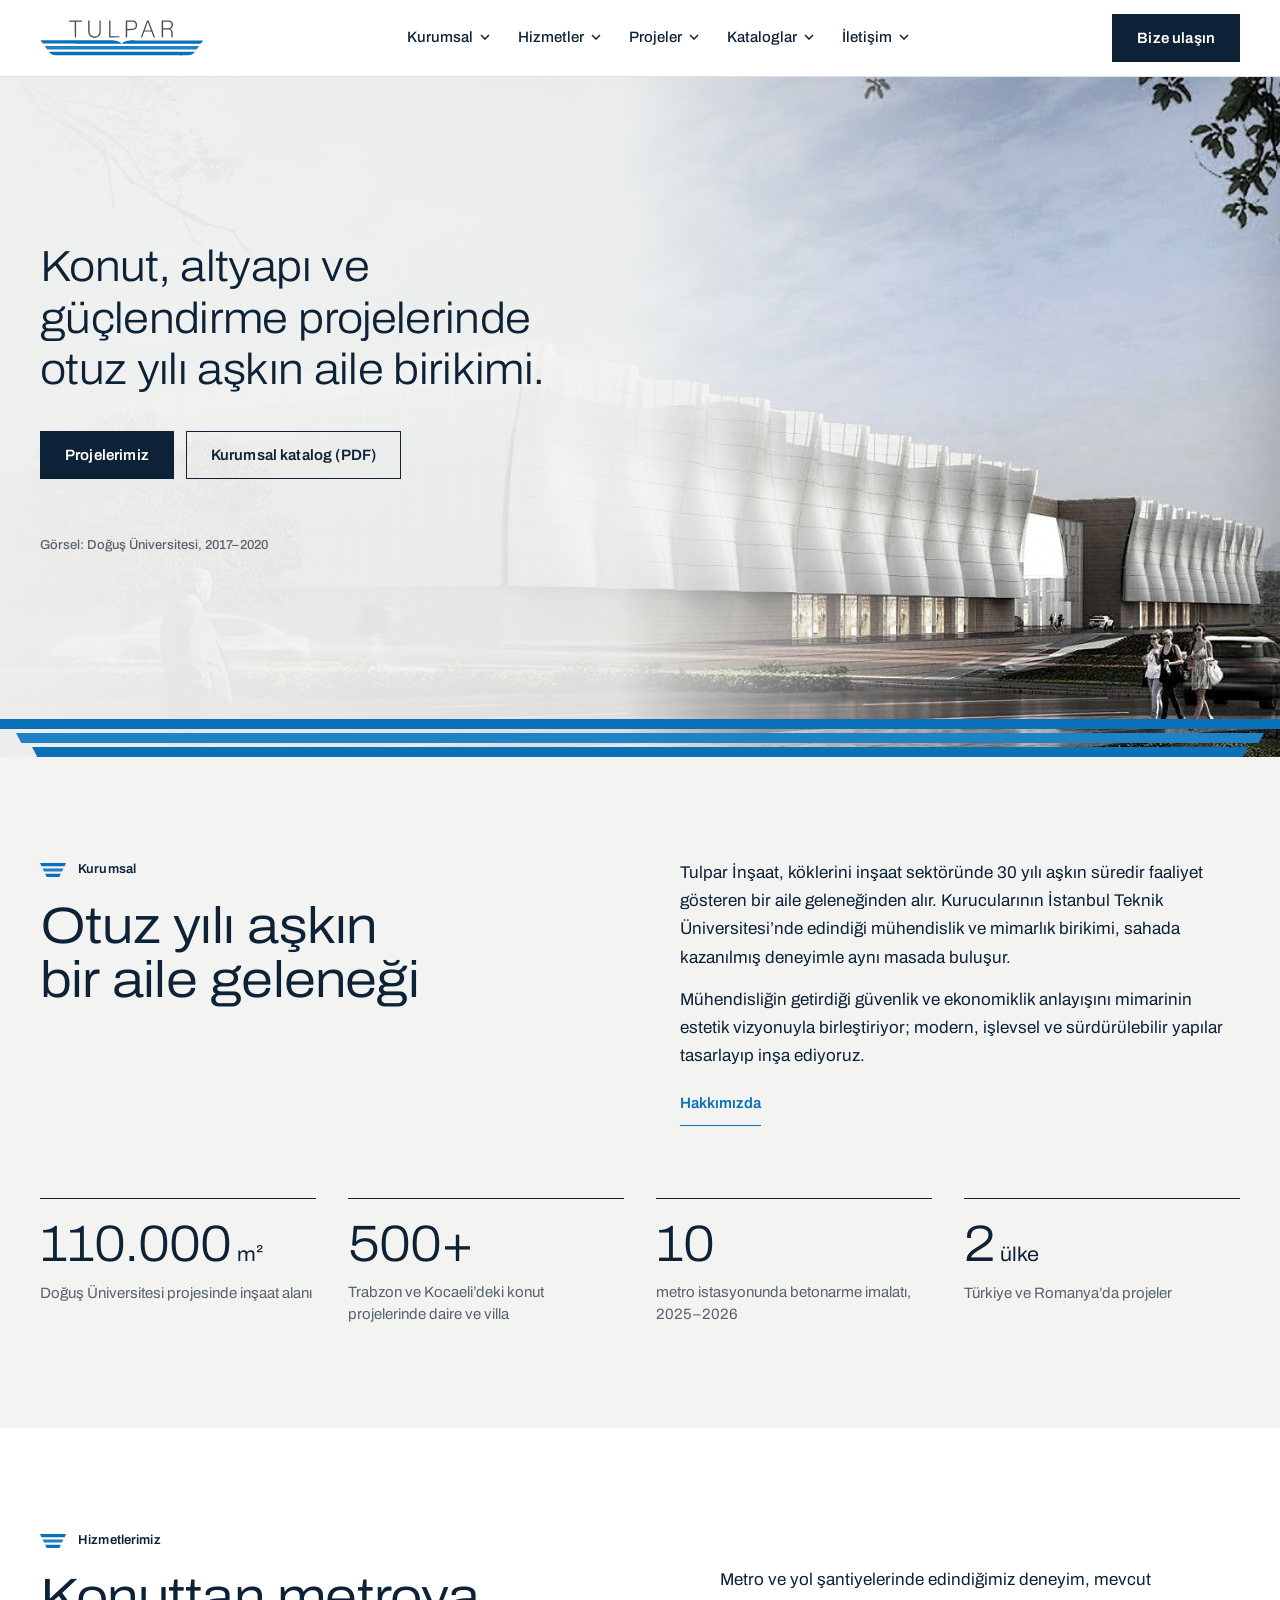
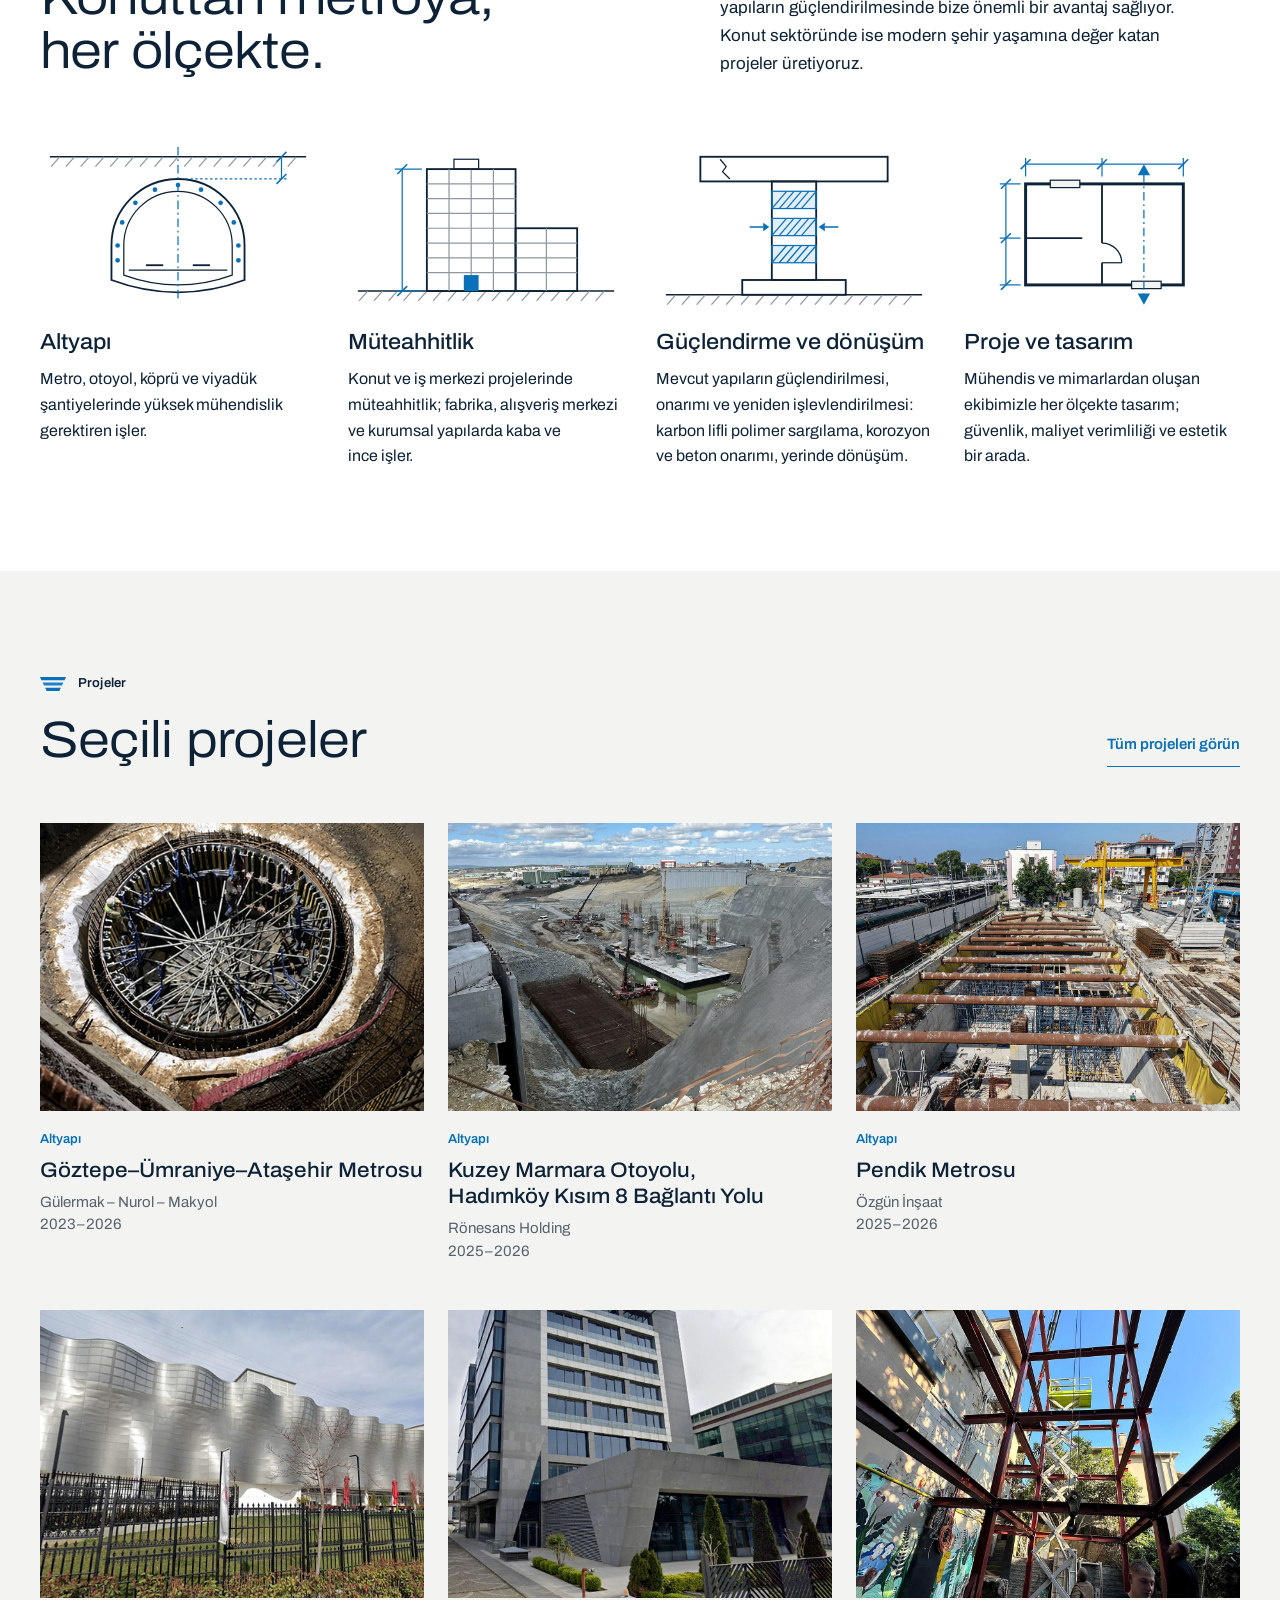
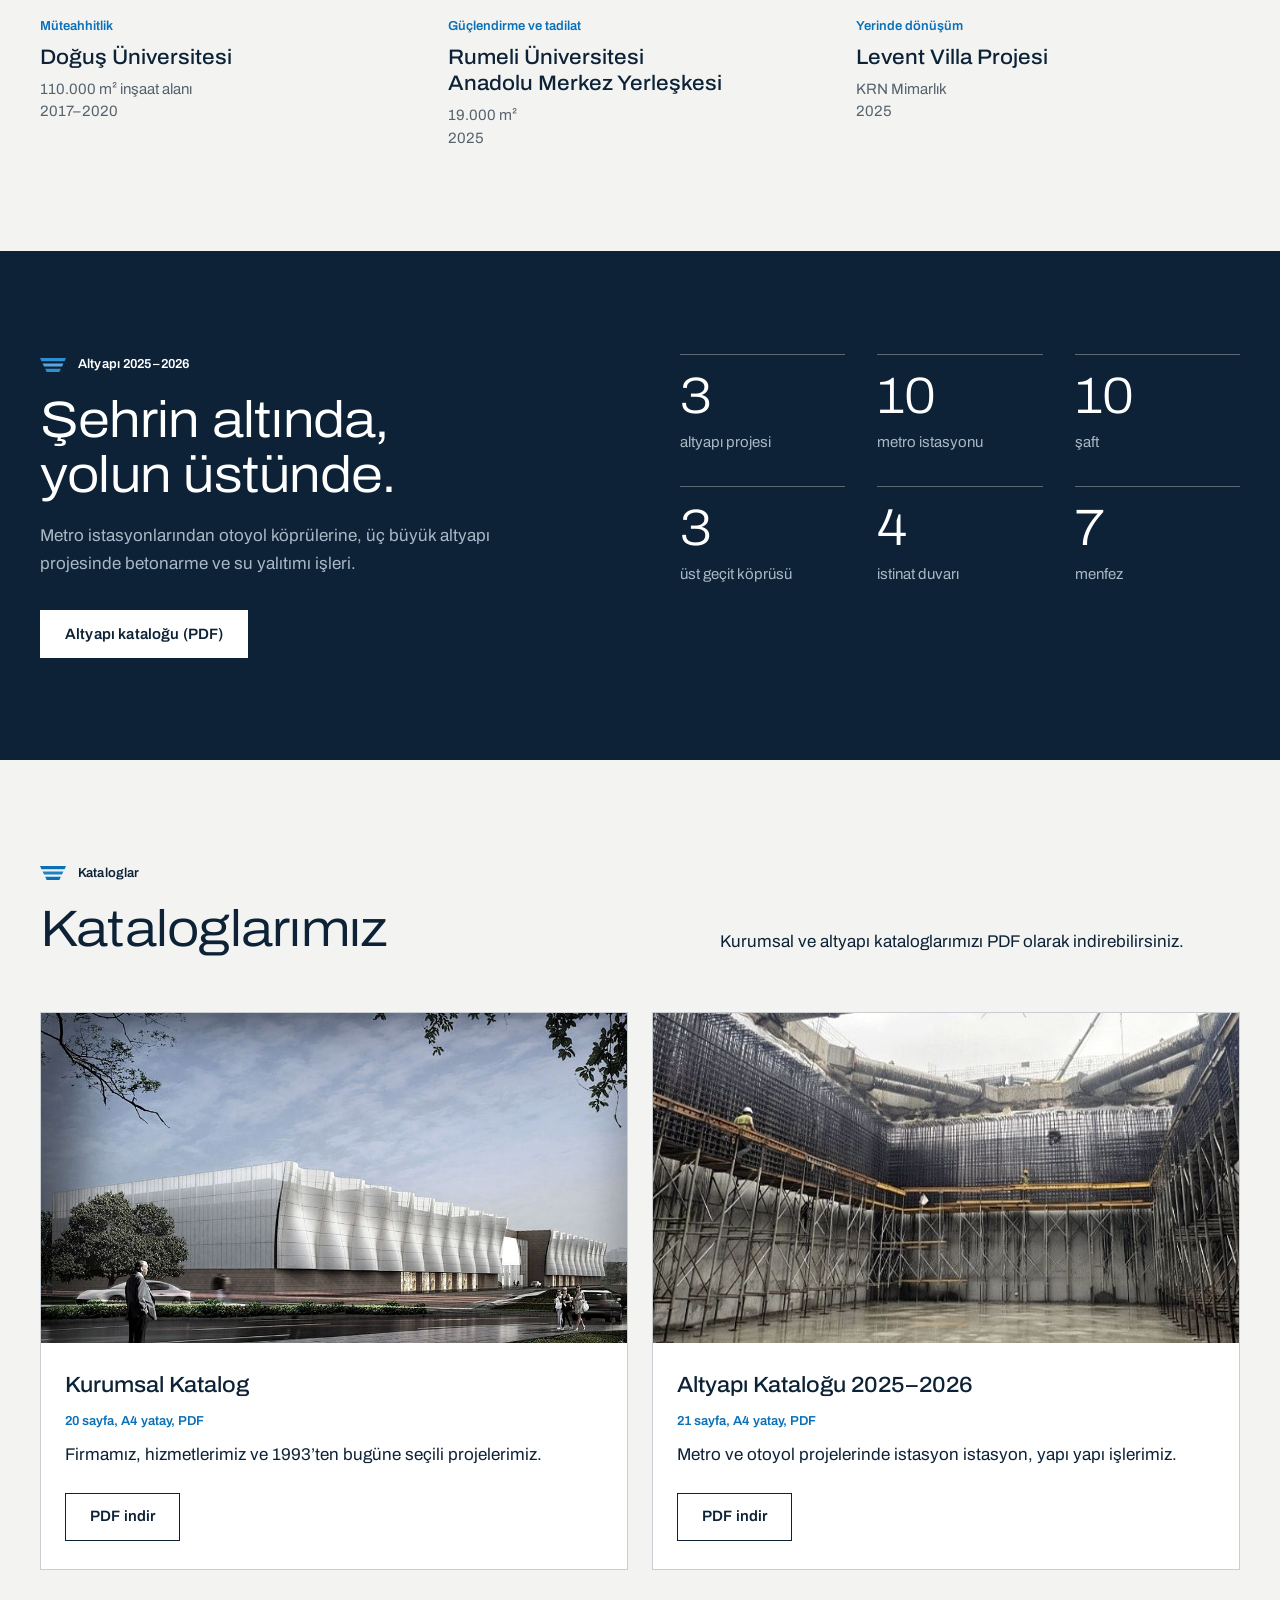
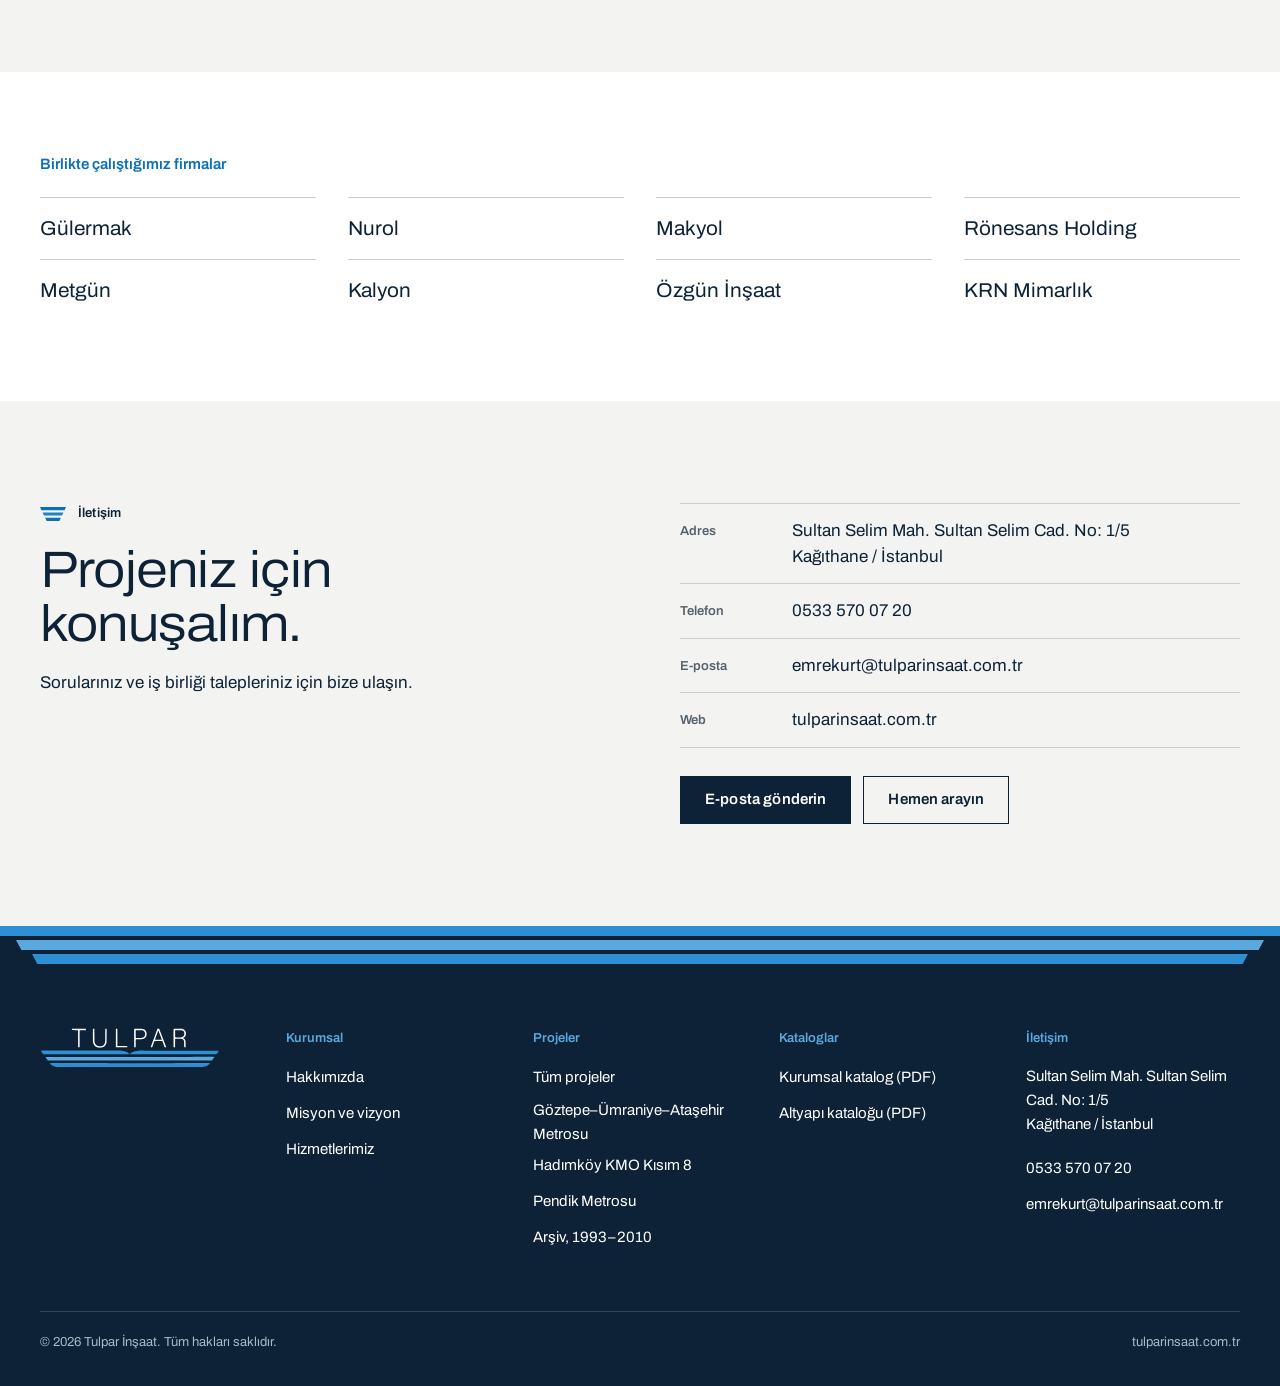
<file: index.html>
<!doctype html>
<html lang="tr">
<head>
<meta charset="utf-8">
<meta name="viewport" content="width=device-width, initial-scale=1">
<title>Tulpar İnşaat | Konut, altyapı ve güçlendirme projeleri</title>
<meta name="description" content="Tulpar İnşaat: 30 yılı aşkın aile birikimiyle konut, metro ve otoyol altyapısı, güçlendirme ve müteahhitlik projeleri. İstanbul.">
<link rel="canonical" href="https://tulparinsaat.com.tr/">
<meta property="og:type" content="website">
<meta property="og:locale" content="tr_TR">
<meta property="og:site_name" content="Tulpar İnşaat">
<meta property="og:title" content="Tulpar İnşaat | Konut, altyapı ve güçlendirme projeleri">
<meta property="og:description" content="Tulpar İnşaat: 30 yılı aşkın aile birikimiyle konut, metro ve otoyol altyapısı, güçlendirme ve müteahhitlik projeleri. İstanbul.">
<meta property="og:url" content="https://tulparinsaat.com.tr/">
<meta property="og:image" content="https://tulparinsaat.com.tr/assets/img/og.jpg">
<meta name="theme-color" content="#0D2236">
<link rel="icon" href="assets/img/favicon.svg" type="image/svg+xml">
<link rel="icon" href="assets/img/favicon-32.png" sizes="32x32" type="image/png">
<link rel="apple-touch-icon" href="assets/img/apple-touch-icon.png">
<link rel="preconnect" href="https://fonts.googleapis.com">
<link rel="preconnect" href="https://fonts.gstatic.com" crossorigin>
<link rel="stylesheet" href="https://fonts.googleapis.com/css2?family=Archivo:wdth,wght@62..125,100..900&amp;display=swap">
<link rel="stylesheet" href="assets/css/site.css">
<script src="assets/js/site.js" defer></script>
<script type="application/ld+json">{"@context": "https://schema.org", "@type": "GeneralContractor", "name": "Tulpar İnşaat", "url": "https://tulparinsaat.com.tr/", "logo": "https://tulparinsaat.com.tr/assets/img/logo.svg", "email": "emrekurt@tulparinsaat.com.tr", "telephone": "+90 533 570 07 20", "address": {"@type": "PostalAddress", "streetAddress": "Sultan Selim Mah. Sultan Selim Cad. No: 1/5", "addressLocality": "Kağıthane", "addressRegion": "İstanbul", "addressCountry": "TR"}}</script>
</head>
<body>
<a class="skip" href="#icerik">İçeriğe geç</a>
<header class="site-header"><div class="container"><a class="logo" href="index.html" aria-label="Tulpar İnşaat ana sayfa"><img src="assets/img/logo.svg" alt="Tulpar" width="164" height="36"></a><nav id="site-nav" class="nav" aria-label="Ana menü"><ul class="menu"><li class="menu-item"><button class="menu-btn" type="button" aria-expanded="false" aria-controls="alt-kurumsal">Kurumsal<svg viewBox="0 0 10 6" aria-hidden="true"><path d="M1 1l4 4 4-4" fill="none" stroke="currentColor" stroke-width="1.5"></path></svg></button><div class="submenu" id="alt-kurumsal" hidden><div class="col"><ul><li><a href="kurumsal.html">Hakkımızda</a></li><li><a href="kurumsal.html#misyon">Misyon ve vizyon</a></li><li><a href="kurumsal.html#rakamlar">Rakamlarla Tulpar</a></li><li><a href="index.html#referanslar">Birlikte çalıştığımız firmalar</a></li></ul></div></div></li><li class="menu-item"><button class="menu-btn" type="button" aria-expanded="false" aria-controls="alt-hizmetler">Hizmetler<svg viewBox="0 0 10 6" aria-hidden="true"><path d="M1 1l4 4 4-4" fill="none" stroke="currentColor" stroke-width="1.5"></path></svg></button><div class="submenu" id="alt-hizmetler" hidden><div class="col"><ul><li><a href="index.html#hizmetler">Tüm hizmetler</a></li><li><a href="index.html#hizmet-altyapi">Altyapı</a></li><li><a href="index.html#hizmet-muteahhitlik">Müteahhitlik</a></li><li><a href="index.html#hizmet-guclendirme">Güçlendirme ve dönüşüm</a></li><li><a href="index.html#hizmet-proje">Proje ve tasarım</a></li></ul></div></div></li><li class="menu-item"><button class="menu-btn" type="button" aria-expanded="false" aria-controls="alt-projeler">Projeler<svg viewBox="0 0 10 6" aria-hidden="true"><path d="M1 1l4 4 4-4" fill="none" stroke="currentColor" stroke-width="1.5"></path></svg></button><div class="submenu wide" id="alt-projeler" hidden><div class="col"><span class="label">Kategoriler</span><ul><li><a href="projeler.html">Tüm projeler</a></li><li><a href="projeler.html?kategori=altyapi">Altyapı</a></li><li><a href="projeler.html?kategori=guclendirme">Güçlendirme ve dönüşüm</a></li><li><a href="projeler.html?kategori=muteahhitlik">Müteahhitlik</a></li><li><a href="projeler.html#arsiv">Arşiv, 1993–2010</a></li></ul></div><div class="col"><span class="label">Öne çıkan projeler</span><ul><li><a href="proje-goztepe-umraniye-atasehir-metrosu.html">Göztepe–Ümraniye–Ataşehir Metrosu</a></li><li><a href="proje-hadimkoy-kmo-kisim-8.html">Kuzey Marmara Otoyolu, Hadımköy Kısım 8</a></li><li><a href="proje-pendik-metrosu.html">Pendik Metrosu</a></li></ul></div></div></li><li class="menu-item"><button class="menu-btn" type="button" aria-expanded="false" aria-controls="alt-kataloglar">Kataloglar<svg viewBox="0 0 10 6" aria-hidden="true"><path d="M1 1l4 4 4-4" fill="none" stroke="currentColor" stroke-width="1.5"></path></svg></button><div class="submenu" id="alt-kataloglar" hidden><div class="col"><ul><li><a href="kataloglar/Tulpar-Insaat-Kurumsal-Katalog.pdf" download>Kurumsal katalog (PDF)</a></li><li><a href="kataloglar/Tulpar-Insaat-Altyapi-Katalogu-2025-2026.pdf" download>Altyapı kataloğu (PDF)</a></li><li><a href="index.html#kataloglar">Tüm kataloglar</a></li></ul></div></div></li><li class="menu-item"><button class="menu-btn" type="button" aria-expanded="false" aria-controls="alt-iletisim">İletişim<svg viewBox="0 0 10 6" aria-hidden="true"><path d="M1 1l4 4 4-4" fill="none" stroke="currentColor" stroke-width="1.5"></path></svg></button><div class="submenu" id="alt-iletisim" hidden><div class="col"><ul><li><a href="index.html#iletisim">İletişim bilgileri</a></li><li><a href="mailto:emrekurt@tulparinsaat.com.tr">E-posta gönderin</a></li><li><a href="tel:+905335700720">Hemen arayın</a></li></ul></div></div></li></ul></nav><div style="display:flex;align-items:center;gap:12px"><a class="btn btn-primary header-cta" href="index.html#iletisim">Bize ulaşın</a><button class="menu-toggle" type="button" aria-controls="site-nav" aria-expanded="false" aria-label="Menüyü aç"><svg viewBox="0 0 20 14" aria-hidden="true"><path d="M0 1H20M0 7H20M0 13H20" fill="none" stroke="currentColor" stroke-width="1.6"></path></svg></button></div></div></header>
<main id="icerik">
<section class="hero" aria-label="Giriş"><img src="assets/img/hero.jpg" alt="Doğuş Üniversitesi binasının dalgalı cephesi" width="1920" height="960" fetchpriority="high"><div class="hero-fade" aria-hidden="true"></div><div class="container hero-content"><h1>Konut, altyapı ve güçlendirme projelerinde otuz yılı aşkın aile birikimi.</h1><div class="actions"><a class="btn btn-primary" href="projeler.html">Projelerimiz</a><a class="btn btn-secondary" href="kataloglar/Tulpar-Insaat-Kurumsal-Katalog.pdf" download>Kurumsal katalog (PDF)</a></div><p class="caption">Görsel: Doğuş Üniversitesi, 2017–2020</p></div><svg class="band" viewBox="0 0 1440 38" preserveAspectRatio="none" aria-hidden="true"><polygon points="0,0 1440,0 1440,10 0,10" fill="#0A70B8"></polygon><polygon points="18,14 1422,14 1416,24 24,24" fill="#1F82C6"></polygon><polygon points="36,28 1404,28 1398,38 42,38" fill="#0A70B8"></polygon></svg></section>
<section id="kurumsal" class="section bg-paper"><div class="container"><div class="cols"><div><div class="marker"><svg width="26" height="14" viewBox="0 0 26 14" aria-hidden="true"><polygon points="0,0 26,0 24.6,3.2 1.4,3.2" fill="#0A70B8"></polygon><polygon points="2.6,5.4 23.4,5.4 22,8.6 4,8.6" fill="#1F82C6"></polygon><polygon points="5.2,10.8 20.8,10.8 19.4,14 6.6,14" fill="#0A70B8"></polygon></svg><span>Kurumsal</span></div><h2 class="h-section">Otuz yılı aşkın bir aile geleneği</h2></div><div><p>Tulpar İnşaat, köklerini inşaat sektöründe 30 yılı aşkın süredir faaliyet gösteren bir aile geleneğinden alır. Kurucularının İstanbul Teknik Üniversitesi’nde edindiği mühendislik ve mimarlık birikimi, sahada kazanılmış deneyimle aynı masada buluşur.</p><p style="margin-top:14px">Mühendisliğin getirdiği güvenlik ve ekonomiklik anlayışını mimarinin estetik vizyonuyla birleştiriyor; modern, işlevsel ve sürdürülebilir yapılar tasarlayıp inşa ediyoruz.</p><p style="margin-top:12px"><a class="more" href="kurumsal.html">Hakkımızda</a></p></div></div><div class="stats"><div class="stat"><div><span class="num">110.000</span><span class="unit">m²</span></div><p>Doğuş Üniversitesi projesinde inşaat alanı</p></div><div class="stat"><div><span class="num">500+</span></div><p>Trabzon ve Kocaeli’deki konut projelerinde daire ve villa</p></div><div class="stat"><div><span class="num">10</span></div><p>metro istasyonunda betonarme imalatı, 2025–2026</p></div><div class="stat"><div><span class="num">2</span><span class="unit">ülke</span></div><p>Türkiye ve Romanya’da projeler</p></div></div></div></section>
<section id="hizmetler" class="section bg-white"><div class="container"><div class="head2"><div><div class="marker"><svg width="26" height="14" viewBox="0 0 26 14" aria-hidden="true"><polygon points="0,0 26,0 24.6,3.2 1.4,3.2" fill="#0A70B8"></polygon><polygon points="2.6,5.4 23.4,5.4 22,8.6 4,8.6" fill="#1F82C6"></polygon><polygon points="5.2,10.8 20.8,10.8 19.4,14 6.6,14" fill="#0A70B8"></polygon></svg><span>Hizmetlerimiz</span></div><h2 class="h-section">Konuttan metroya, her ölçekte.</h2></div><div><p>Metro ve yol şantiyelerinde edindiğimiz deneyim, mevcut yapıların güçlendirilmesinde bize önemli bir avantaj sağlıyor. Konut sektöründe ise modern şehir yaşamına değer katan projeler üretiyoruz.</p></div></div><div class="services"><article id="hizmet-altyapi"><svg viewBox="0 0 224 132" aria-hidden="true"><line x1="8" y1="12" x2="216" y2="12" stroke="#0D2236" stroke-width="1.25"></line><line x1="16" y1="12" x2="9" y2="20" stroke="#8D97A0" stroke-width="1"></line><line x1="28" y1="12" x2="21" y2="20" stroke="#8D97A0" stroke-width="1"></line><line x1="40" y1="12" x2="33" y2="20" stroke="#8D97A0" stroke-width="1"></line><line x1="52" y1="12" x2="45" y2="20" stroke="#8D97A0" stroke-width="1"></line><line x1="64" y1="12" x2="57" y2="20" stroke="#8D97A0" stroke-width="1"></line><line x1="76" y1="12" x2="69" y2="20" stroke="#8D97A0" stroke-width="1"></line><line x1="88" y1="12" x2="81" y2="20" stroke="#8D97A0" stroke-width="1"></line><line x1="100" y1="12" x2="93" y2="20" stroke="#8D97A0" stroke-width="1"></line><line x1="112" y1="12" x2="105" y2="20" stroke="#8D97A0" stroke-width="1"></line><line x1="124" y1="12" x2="117" y2="20" stroke="#8D97A0" stroke-width="1"></line><line x1="136" y1="12" x2="129" y2="20" stroke="#8D97A0" stroke-width="1"></line><line x1="148" y1="12" x2="141" y2="20" stroke="#8D97A0" stroke-width="1"></line><line x1="160" y1="12" x2="153" y2="20" stroke="#8D97A0" stroke-width="1"></line><line x1="172" y1="12" x2="165" y2="20" stroke="#8D97A0" stroke-width="1"></line><line x1="184" y1="12" x2="177" y2="20" stroke="#8D97A0" stroke-width="1"></line><line x1="196" y1="12" x2="189" y2="20" stroke="#8D97A0" stroke-width="1"></line><line x1="208" y1="12" x2="201" y2="20" stroke="#8D97A0" stroke-width="1"></line><path d="M58 84 A54 54 0 0 1 166 84 L166 112 Q112 132 58 112 Z" fill="none" stroke="#0D2236" stroke-width="1.5"></path><path d="M68 84 A44 44 0 0 1 156 84 L156 108 Q112 124 68 108 Z" fill="none" stroke="#0D2236" stroke-width="1"></path><line x1="72" y1="104" x2="152" y2="104" stroke="#0D2236" stroke-width="1"></line><line x1="86" y1="100" x2="100" y2="100" stroke="#0D2236" stroke-width="1.5"></line><line x1="124" y1="100" x2="138" y2="100" stroke="#0D2236" stroke-width="1.5"></line><line x1="112" y1="4" x2="112" y2="130" stroke="#0A70B8" stroke-width="1" stroke-dasharray="7 3 1.5 3"></line><circle cx="63" cy="84" r="1.9" fill="#0A70B8"></circle><circle cx="66.7" cy="65.3" r="1.9" fill="#0A70B8"></circle><circle cx="77.4" cy="49.4" r="1.9" fill="#0A70B8"></circle><circle cx="93.3" cy="38.7" r="1.9" fill="#0A70B8"></circle><circle cx="112" cy="35" r="1.9" fill="#0A70B8"></circle><circle cx="130.7" cy="38.7" r="1.9" fill="#0A70B8"></circle><circle cx="146.6" cy="49.4" r="1.9" fill="#0A70B8"></circle><circle cx="157.3" cy="65.3" r="1.9" fill="#0A70B8"></circle><circle cx="161" cy="84" r="1.9" fill="#0A70B8"></circle><circle cx="63" cy="96" r="1.9" fill="#0A70B8"></circle><circle cx="161" cy="96" r="1.9" fill="#0A70B8"></circle><line x1="196" y1="12" x2="196" y2="30" stroke="#0A70B8" stroke-width="1"></line><line x1="192" y1="16" x2="200" y2="8" stroke="#0A70B8" stroke-width="1.25"></line><line x1="192" y1="34" x2="200" y2="26" stroke="#0A70B8" stroke-width="1.25"></line><line x1="118" y1="30" x2="202" y2="30" stroke="#0A70B8" stroke-width="1" stroke-dasharray="2 2"></line></svg><h3>Altyapı</h3><p>Metro, otoyol, köprü ve viyadük şantiyelerinde yüksek mühendislik gerektiren işler.</p></article><article id="hizmet-muteahhitlik"><svg viewBox="0 0 224 132" aria-hidden="true"><line x1="8" y1="121" x2="216" y2="121" stroke="#0D2236" stroke-width="1.25"></line><line x1="16" y1="121" x2="9" y2="129" stroke="#8D97A0" stroke-width="1"></line><line x1="28" y1="121" x2="21" y2="129" stroke="#8D97A0" stroke-width="1"></line><line x1="40" y1="121" x2="33" y2="129" stroke="#8D97A0" stroke-width="1"></line><line x1="52" y1="121" x2="45" y2="129" stroke="#8D97A0" stroke-width="1"></line><line x1="64" y1="121" x2="57" y2="129" stroke="#8D97A0" stroke-width="1"></line><line x1="76" y1="121" x2="69" y2="129" stroke="#8D97A0" stroke-width="1"></line><line x1="88" y1="121" x2="81" y2="129" stroke="#8D97A0" stroke-width="1"></line><line x1="100" y1="121" x2="93" y2="129" stroke="#8D97A0" stroke-width="1"></line><line x1="112" y1="121" x2="105" y2="129" stroke="#8D97A0" stroke-width="1"></line><line x1="124" y1="121" x2="117" y2="129" stroke="#8D97A0" stroke-width="1"></line><line x1="136" y1="121" x2="129" y2="129" stroke="#8D97A0" stroke-width="1"></line><line x1="148" y1="121" x2="141" y2="129" stroke="#8D97A0" stroke-width="1"></line><line x1="160" y1="121" x2="153" y2="129" stroke="#8D97A0" stroke-width="1"></line><line x1="172" y1="121" x2="165" y2="129" stroke="#8D97A0" stroke-width="1"></line><line x1="184" y1="121" x2="177" y2="129" stroke="#8D97A0" stroke-width="1"></line><line x1="196" y1="121" x2="189" y2="129" stroke="#8D97A0" stroke-width="1"></line><line x1="208" y1="121" x2="201" y2="129" stroke="#8D97A0" stroke-width="1"></line><rect x="64" y="22" width="72" height="99" fill="none" stroke="#0D2236" stroke-width="1.5"></rect><line x1="64" y1="34" x2="136" y2="34" stroke="#8D97A0" stroke-width="1"></line><line x1="64" y1="46" x2="136" y2="46" stroke="#8D97A0" stroke-width="1"></line><line x1="64" y1="58" x2="136" y2="58" stroke="#8D97A0" stroke-width="1"></line><line x1="64" y1="70" x2="136" y2="70" stroke="#8D97A0" stroke-width="1"></line><line x1="64" y1="82" x2="136" y2="82" stroke="#8D97A0" stroke-width="1"></line><line x1="64" y1="94" x2="136" y2="94" stroke="#8D97A0" stroke-width="1"></line><line x1="64" y1="106" x2="136" y2="106" stroke="#8D97A0" stroke-width="1"></line><line x1="82" y1="22" x2="82" y2="121" stroke="#8D97A0" stroke-width="1"></line><line x1="100" y1="22" x2="100" y2="121" stroke="#8D97A0" stroke-width="1"></line><line x1="118" y1="22" x2="118" y2="121" stroke="#8D97A0" stroke-width="1"></line><rect x="136" y="70" width="50" height="51" fill="none" stroke="#0D2236" stroke-width="1.5"></rect><line x1="136" y1="82" x2="186" y2="82" stroke="#8D97A0" stroke-width="1"></line><line x1="136" y1="94" x2="186" y2="94" stroke="#8D97A0" stroke-width="1"></line><line x1="136" y1="106" x2="186" y2="106" stroke="#8D97A0" stroke-width="1"></line><line x1="161" y1="70" x2="161" y2="121" stroke="#8D97A0" stroke-width="1"></line><rect x="86" y="14" width="20" height="8" fill="none" stroke="#0D2236" stroke-width="1"></rect><rect x="94" y="108" width="12" height="13" fill="#0A70B8"></rect><line x1="44" y1="22" x2="44" y2="121" stroke="#0A70B8" stroke-width="1"></line><line x1="40" y1="26" x2="48" y2="18" stroke="#0A70B8" stroke-width="1.25"></line><line x1="40" y1="125" x2="48" y2="117" stroke="#0A70B8" stroke-width="1.25"></line><line x1="38" y1="22" x2="60" y2="22" stroke="#0A70B8" stroke-width="1"></line><line x1="38" y1="121" x2="60" y2="121" stroke="#0A70B8" stroke-width="1"></line></svg><h3>Müteahhitlik</h3><p>Konut ve iş merkezi projelerinde müteahhitlik; fabrika, alışveriş merkezi ve kurumsal yapılarda kaba ve ince işler.</p></article><article id="hizmet-guclendirme"><svg viewBox="0 0 224 132" aria-hidden="true"><line x1="8" y1="124" x2="216" y2="124" stroke="#0D2236" stroke-width="1.25"></line><line x1="16" y1="124" x2="9" y2="132" stroke="#8D97A0" stroke-width="1"></line><line x1="28" y1="124" x2="21" y2="132" stroke="#8D97A0" stroke-width="1"></line><line x1="40" y1="124" x2="33" y2="132" stroke="#8D97A0" stroke-width="1"></line><line x1="52" y1="124" x2="45" y2="132" stroke="#8D97A0" stroke-width="1"></line><line x1="64" y1="124" x2="57" y2="132" stroke="#8D97A0" stroke-width="1"></line><line x1="76" y1="124" x2="69" y2="132" stroke="#8D97A0" stroke-width="1"></line><line x1="88" y1="124" x2="81" y2="132" stroke="#8D97A0" stroke-width="1"></line><line x1="100" y1="124" x2="93" y2="132" stroke="#8D97A0" stroke-width="1"></line><line x1="112" y1="124" x2="105" y2="132" stroke="#8D97A0" stroke-width="1"></line><line x1="124" y1="124" x2="117" y2="132" stroke="#8D97A0" stroke-width="1"></line><line x1="136" y1="124" x2="129" y2="132" stroke="#8D97A0" stroke-width="1"></line><line x1="148" y1="124" x2="141" y2="132" stroke="#8D97A0" stroke-width="1"></line><line x1="160" y1="124" x2="153" y2="132" stroke="#8D97A0" stroke-width="1"></line><line x1="172" y1="124" x2="165" y2="132" stroke="#8D97A0" stroke-width="1"></line><line x1="184" y1="124" x2="177" y2="132" stroke="#8D97A0" stroke-width="1"></line><line x1="196" y1="124" x2="189" y2="132" stroke="#8D97A0" stroke-width="1"></line><line x1="208" y1="124" x2="201" y2="132" stroke="#8D97A0" stroke-width="1"></line><rect x="36" y="12" width="152" height="20" fill="none" stroke="#0D2236" stroke-width="1.5"></rect><rect x="94" y="32" width="36" height="80" fill="none" stroke="#0D2236" stroke-width="1.5"></rect><rect x="70" y="112" width="84" height="12" fill="none" stroke="#0D2236" stroke-width="1.5"></rect><rect x="94" y="40" width="36" height="14" fill="#0A70B8" fill-opacity="0.12" stroke="#0A70B8" stroke-width="1"></rect><line x1="94" y1="54" x2="106" y2="40" stroke="#0A70B8" stroke-width="1"></line><line x1="100" y1="54" x2="112" y2="40" stroke="#0A70B8" stroke-width="1"></line><line x1="106" y1="54" x2="118" y2="40" stroke="#0A70B8" stroke-width="1"></line><line x1="112" y1="54" x2="124" y2="40" stroke="#0A70B8" stroke-width="1"></line><line x1="118" y1="54" x2="130" y2="40" stroke="#0A70B8" stroke-width="1"></line><rect x="94" y="62" width="36" height="14" fill="#0A70B8" fill-opacity="0.12" stroke="#0A70B8" stroke-width="1"></rect><line x1="94" y1="76" x2="106" y2="62" stroke="#0A70B8" stroke-width="1"></line><line x1="100" y1="76" x2="112" y2="62" stroke="#0A70B8" stroke-width="1"></line><line x1="106" y1="76" x2="118" y2="62" stroke="#0A70B8" stroke-width="1"></line><line x1="112" y1="76" x2="124" y2="62" stroke="#0A70B8" stroke-width="1"></line><line x1="118" y1="76" x2="130" y2="62" stroke="#0A70B8" stroke-width="1"></line><rect x="94" y="84" width="36" height="14" fill="#0A70B8" fill-opacity="0.12" stroke="#0A70B8" stroke-width="1"></rect><line x1="94" y1="98" x2="106" y2="84" stroke="#0A70B8" stroke-width="1"></line><line x1="100" y1="98" x2="112" y2="84" stroke="#0A70B8" stroke-width="1"></line><line x1="106" y1="98" x2="118" y2="84" stroke="#0A70B8" stroke-width="1"></line><line x1="112" y1="98" x2="124" y2="84" stroke="#0A70B8" stroke-width="1"></line><line x1="118" y1="98" x2="130" y2="84" stroke="#0A70B8" stroke-width="1"></line><polyline points="52,14 57,20 54,24 60,30" fill="none" stroke="#0D2236" stroke-width="1"></polyline><line x1="76" y1="69" x2="87" y2="69" stroke="#0A70B8" stroke-width="1.25"></line><polygon points="87,65.5 92,69 87,72.5" fill="#0A70B8"></polygon><line x1="148" y1="69" x2="137" y2="69" stroke="#0A70B8" stroke-width="1.25"></line><polygon points="137,65.5 132,69 137,72.5" fill="#0A70B8"></polygon></svg><h3>Güçlendirme ve dönüşüm</h3><p>Mevcut yapıların güçlendirilmesi, onarımı ve yeniden işlevlendirilmesi: karbon lifli polimer sargılama, korozyon ve beton onarımı, yerinde dönüşüm.</p></article><article id="hizmet-proje"><svg viewBox="0 0 224 132" aria-hidden="true"><rect x="50" y="34" width="128" height="82" fill="none" stroke="#0D2236" stroke-width="2.4"></rect><line x1="112" y1="34" x2="112" y2="82" stroke="#0D2236" stroke-width="1.5"></line><line x1="112" y1="98" x2="112" y2="116" stroke="#0D2236" stroke-width="1.5"></line><line x1="50" y1="78" x2="96" y2="78" stroke="#0D2236" stroke-width="1.5"></line><line x1="112" y1="98" x2="128" y2="98" stroke="#0D2236" stroke-width="1"></line><path d="M128 98 A16 16 0 0 0 112 82" fill="none" stroke="#0D2236" stroke-width="1"></path><rect x="70" y="31" width="24" height="6" fill="#F3F4F2" stroke="#0D2236" stroke-width="1"></rect><rect x="136" y="113" width="24" height="6" fill="#F3F4F2" stroke="#0D2236" stroke-width="1"></rect><line x1="50" y1="18" x2="178" y2="18" stroke="#0A70B8" stroke-width="1"></line><line x1="50" y1="13" x2="50" y2="28" stroke="#0A70B8" stroke-width="1"></line><line x1="46" y1="22" x2="54" y2="14" stroke="#0A70B8" stroke-width="1.25"></line><line x1="112" y1="13" x2="112" y2="28" stroke="#0A70B8" stroke-width="1"></line><line x1="108" y1="22" x2="116" y2="14" stroke="#0A70B8" stroke-width="1.25"></line><line x1="178" y1="13" x2="178" y2="28" stroke="#0A70B8" stroke-width="1"></line><line x1="174" y1="22" x2="182" y2="14" stroke="#0A70B8" stroke-width="1.25"></line><line x1="34" y1="34" x2="34" y2="116" stroke="#0A70B8" stroke-width="1"></line><line x1="29" y1="34" x2="46" y2="34" stroke="#0A70B8" stroke-width="1"></line><line x1="30" y1="38" x2="38" y2="30" stroke="#0A70B8" stroke-width="1.25"></line><line x1="29" y1="78" x2="46" y2="78" stroke="#0A70B8" stroke-width="1"></line><line x1="30" y1="82" x2="38" y2="74" stroke="#0A70B8" stroke-width="1.25"></line><line x1="29" y1="116" x2="46" y2="116" stroke="#0A70B8" stroke-width="1"></line><line x1="30" y1="120" x2="38" y2="112" stroke="#0A70B8" stroke-width="1.25"></line><line x1="146" y1="26" x2="146" y2="124" stroke="#0A70B8" stroke-width="1" stroke-dasharray="7 3 1.5 3"></line><polygon points="146,18 141,27 151,27" fill="#0A70B8"></polygon><polygon points="146,132 141,123 151,123" fill="#0A70B8"></polygon></svg><h3>Proje ve tasarım</h3><p>Mühendis ve mimarlardan oluşan ekibimizle her ölçekte tasarım; güvenlik, maliyet verimliliği ve estetik bir arada.</p></article></div></div></section>
<section id="projeler" class="section bg-paper"><div class="container"><div class="head2"><div><div class="marker"><svg width="26" height="14" viewBox="0 0 26 14" aria-hidden="true"><polygon points="0,0 26,0 24.6,3.2 1.4,3.2" fill="#0A70B8"></polygon><polygon points="2.6,5.4 23.4,5.4 22,8.6 4,8.6" fill="#1F82C6"></polygon><polygon points="5.2,10.8 20.8,10.8 19.4,14 6.6,14" fill="#0A70B8"></polygon></svg><span>Projeler</span></div><h2 class="h-section">Seçili projeler</h2></div><div><div class="right-end"><a class="more" href="projeler.html">Tüm projeleri görün</a></div></div></div><div class="cards"><article class="card" data-cat="altyapi"><a class="media" href="proje-goztepe-umraniye-atasehir-metrosu.html"><img src="assets/img/proje-goztepe.jpg" alt="Metro şaftında dairesel kalıp, yukarıdan" width="1200" height="900" loading="lazy"></a><span class="cat">Altyapı</span><h3><a href="proje-goztepe-umraniye-atasehir-metrosu.html">Göztepe–Ümraniye–Ataşehir Metrosu</a></h3><p>Gülermak – Nurol – Makyol<br>2023–2026</p></article><article class="card" data-cat="altyapi"><a class="media" href="proje-hadimkoy-kmo-kisim-8.html"><img src="assets/img/proje-kmo.jpg" alt="Köprü ayakları, temel donatısı ve vinçler" width="1200" height="900" loading="lazy"></a><span class="cat">Altyapı</span><h3><a href="proje-hadimkoy-kmo-kisim-8.html">Kuzey Marmara Otoyolu, Hadımköy Kısım 8 Bağlantı Yolu</a></h3><p>Rönesans Holding<br>2025–2026</p></article><article class="card" data-cat="altyapi"><a class="media" href="proje-pendik-metrosu.html"><img src="assets/img/proje-pendik.jpg" alt="Aç-kapa istasyon kazısında iksa" width="1200" height="900" loading="lazy"></a><span class="cat">Altyapı</span><h3><a href="proje-pendik-metrosu.html">Pendik Metrosu</a></h3><p>Özgün İnşaat<br>2025–2026</p></article><article class="card" data-cat="muteahhitlik"><div class="media"><img src="assets/img/proje-dogus.jpg" alt="Doğuş Üniversitesi binasının dalgalı cephesi" width="1200" height="900" loading="lazy"></div><span class="cat">Müteahhitlik</span><h3>Doğuş Üniversitesi</h3><p>110.000 m² inşaat alanı<br>2017–2020</p></article><article class="card" data-cat="guclendirme"><div class="media"><img src="assets/img/proje-rumeli.jpg" alt="Rumeli Üniversitesi binası" width="1200" height="900" loading="lazy"></div><span class="cat">Güçlendirme ve tadilat</span><h3>Rumeli Üniversitesi Anadolu Merkez Yerleşkesi</h3><p>19.000 m²<br>2025</p></article><article class="card" data-cat="guclendirme"><div class="media"><img src="assets/img/proje-leventvilla.jpg" alt="Levent Villa çelik taşıyıcı sistemi" width="1200" height="900" loading="lazy"></div><span class="cat">Yerinde dönüşüm</span><h3>Levent Villa Projesi</h3><p>KRN Mimarlık<br>2025</p></article></div></div></section>
<section id="altyapi" class="section bg-navy"><div class="container"><div class="cols"><div><div class="marker"><svg width="26" height="14" viewBox="0 0 26 14" aria-hidden="true"><polygon points="0,0 26,0 24.6,3.2 1.4,3.2" fill="#2E8FD3"></polygon><polygon points="2.6,5.4 23.4,5.4 22,8.6 4,8.6" fill="#5AA8DE"></polygon><polygon points="5.2,10.8 20.8,10.8 19.4,14 6.6,14" fill="#2E8FD3"></polygon></svg><span>Altyapı 2025–2026</span></div><h2 class="h-section">Şehrin altında, yolun üstünde.</h2><p class="lead-navy">Metro istasyonlarından otoyol köprülerine, üç büyük altyapı projesinde betonarme ve su yalıtımı işleri.</p><div class="actions" style="margin-top:32px"><a class="btn btn-light" href="kataloglar/Tulpar-Insaat-Altyapi-Katalogu-2025-2026.pdf" download>Altyapı kataloğu (PDF)</a></div></div><div><div class="stats" style="margin-top:0;grid-template-columns:repeat(auto-fit,minmax(min(100%,140px),1fr))"><div class="stat"><div><span class="num">3</span></div><p>altyapı projesi</p></div><div class="stat"><div><span class="num">10</span></div><p>metro istasyonu</p></div><div class="stat"><div><span class="num">10</span></div><p>şaft</p></div><div class="stat"><div><span class="num">3</span></div><p>üst geçit köprüsü</p></div><div class="stat"><div><span class="num">4</span></div><p>istinat duvarı</p></div><div class="stat"><div><span class="num">7</span></div><p>menfez</p></div></div></div></div></div></section>
<section id="kataloglar" class="section bg-paper"><div class="container"><div class="head2"><div><div class="marker"><svg width="26" height="14" viewBox="0 0 26 14" aria-hidden="true"><polygon points="0,0 26,0 24.6,3.2 1.4,3.2" fill="#0A70B8"></polygon><polygon points="2.6,5.4 23.4,5.4 22,8.6 4,8.6" fill="#1F82C6"></polygon><polygon points="5.2,10.8 20.8,10.8 19.4,14 6.6,14" fill="#0A70B8"></polygon></svg><span>Kataloglar</span></div><h2 class="h-section">Kataloglarımız</h2></div><div><p>Kurumsal ve altyapı kataloglarımızı PDF olarak indirebilirsiniz.</p></div></div><div class="catalogs"><article class="catalog"><img src="assets/img/katalog-kurumsal.jpg" alt="Doğuş Üniversitesi binası" width="960" height="540" loading="lazy"><div class="body"><h3>Kurumsal Katalog</h3><span class="meta">20 sayfa, A4 yatay, PDF</span><p>Firmamız, hizmetlerimiz ve 1993’ten bugüne seçili projelerimiz.</p><a class="btn btn-secondary" href="kataloglar/Tulpar-Insaat-Kurumsal-Katalog.pdf" download>PDF indir</a></div></article><article class="catalog"><img src="assets/img/katalog-altyapi.jpg" alt="Metro istasyon kutusunda perde donatısı ve iskeleler" width="960" height="540" loading="lazy"><div class="body"><h3>Altyapı Kataloğu 2025–2026</h3><span class="meta">21 sayfa, A4 yatay, PDF</span><p>Metro ve otoyol projelerinde istasyon istasyon, yapı yapı işlerimiz.</p><a class="btn btn-secondary" href="kataloglar/Tulpar-Insaat-Altyapi-Katalogu-2025-2026.pdf" download>PDF indir</a></div></article></div></div></section>
<section id="referanslar" class="section bg-white" aria-labelledby="ref-baslik" style="padding:80px 0"><div class="container"><h2 id="ref-baslik" class="refs-title">Birlikte çalıştığımız firmalar</h2><ul class="refs"><li>Gülermak</li><li>Nurol</li><li>Makyol</li><li>Rönesans Holding</li><li>Metgün</li><li>Kalyon</li><li>Özgün İnşaat</li><li>KRN Mimarlık</li></ul></div></section>
<section id="iletisim" class="section bg-paper contact"><div class="container"><div class="cols"><div><div class="marker"><svg width="26" height="14" viewBox="0 0 26 14" aria-hidden="true"><polygon points="0,0 26,0 24.6,3.2 1.4,3.2" fill="#0A70B8"></polygon><polygon points="2.6,5.4 23.4,5.4 22,8.6 4,8.6" fill="#1F82C6"></polygon><polygon points="5.2,10.8 20.8,10.8 19.4,14 6.6,14" fill="#0A70B8"></polygon></svg><span>İletişim</span></div><h2 class="h-section">Projeniz için konuşalım.</h2><p style="margin-top:18px;max-width:420px">Sorularınız ve iş birliği talepleriniz için bize ulaşın.</p></div><div><dl class="contact-list"><div><dt>Adres</dt><dd>Sultan Selim Mah. Sultan Selim Cad. No: 1/5<br>Kağıthane / İstanbul</dd></div><div><dt>Telefon</dt><dd><a href="tel:+905335700720">0533 570 07 20</a></dd></div><div><dt>E-posta</dt><dd><a href="mailto:emrekurt@tulparinsaat.com.tr">emrekurt@tulparinsaat.com.tr</a></dd></div><div><dt>Web</dt><dd>tulparinsaat.com.tr</dd></div></dl><div class="actions"><a class="btn btn-primary" href="mailto:emrekurt@tulparinsaat.com.tr">E-posta gönderin</a><a class="btn btn-secondary" href="tel:+905335700720">Hemen arayın</a></div></div></div></div></section>
</main>
<footer class="site-footer"><svg class="band" viewBox="0 0 1440 38" preserveAspectRatio="none" aria-hidden="true"><polygon points="0,0 1440,0 1440,10 0,10" fill="#2E8FD3"></polygon><polygon points="18,14 1422,14 1416,24 24,24" fill="#5AA8DE"></polygon><polygon points="36,28 1404,28 1398,38 42,38" fill="#2E8FD3"></polygon></svg><div class="container"><div class="footer-grid"><div><a class="footer-logo" href="index.html" aria-label="Tulpar İnşaat ana sayfa"><img src="assets/img/logo-beyaz.svg" alt="Tulpar" width="180" height="40"></a></div><nav aria-label="Kurumsal"><h2>Kurumsal</h2><ul><li><a href="kurumsal.html">Hakkımızda</a></li><li><a href="kurumsal.html#misyon">Misyon ve vizyon</a></li><li><a href="index.html#hizmetler">Hizmetlerimiz</a></li></ul></nav><nav aria-label="Projeler"><h2>Projeler</h2><ul><li><a href="projeler.html">Tüm projeler</a></li><li><a href="proje-goztepe-umraniye-atasehir-metrosu.html">Göztepe–Ümraniye–Ataşehir Metrosu</a></li><li><a href="proje-hadimkoy-kmo-kisim-8.html">Hadımköy KMO Kısım 8</a></li><li><a href="proje-pendik-metrosu.html">Pendik Metrosu</a></li><li><a href="projeler.html#arsiv">Arşiv, 1993–2010</a></li></ul></nav><nav aria-label="Kataloglar"><h2>Kataloglar</h2><ul><li><a href="kataloglar/Tulpar-Insaat-Kurumsal-Katalog.pdf">Kurumsal katalog (PDF)</a></li><li><a href="kataloglar/Tulpar-Insaat-Altyapi-Katalogu-2025-2026.pdf">Altyapı kataloğu (PDF)</a></li></ul></nav><div><h2>İletişim</h2><p>Sultan Selim Mah. Sultan Selim Cad. No: 1/5<br>Kağıthane / İstanbul</p><p><a href="tel:+905335700720">0533 570 07 20</a><br><a href="mailto:emrekurt@tulparinsaat.com.tr" style="overflow-wrap:anywhere">emrekurt@tulparinsaat.com.tr</a></p></div></div><div class="footer-bottom"><span>© 2026 Tulpar İnşaat. Tüm hakları saklıdır.</span><span>tulparinsaat.com.tr</span></div></div></footer>
</body>
</html>
</file>
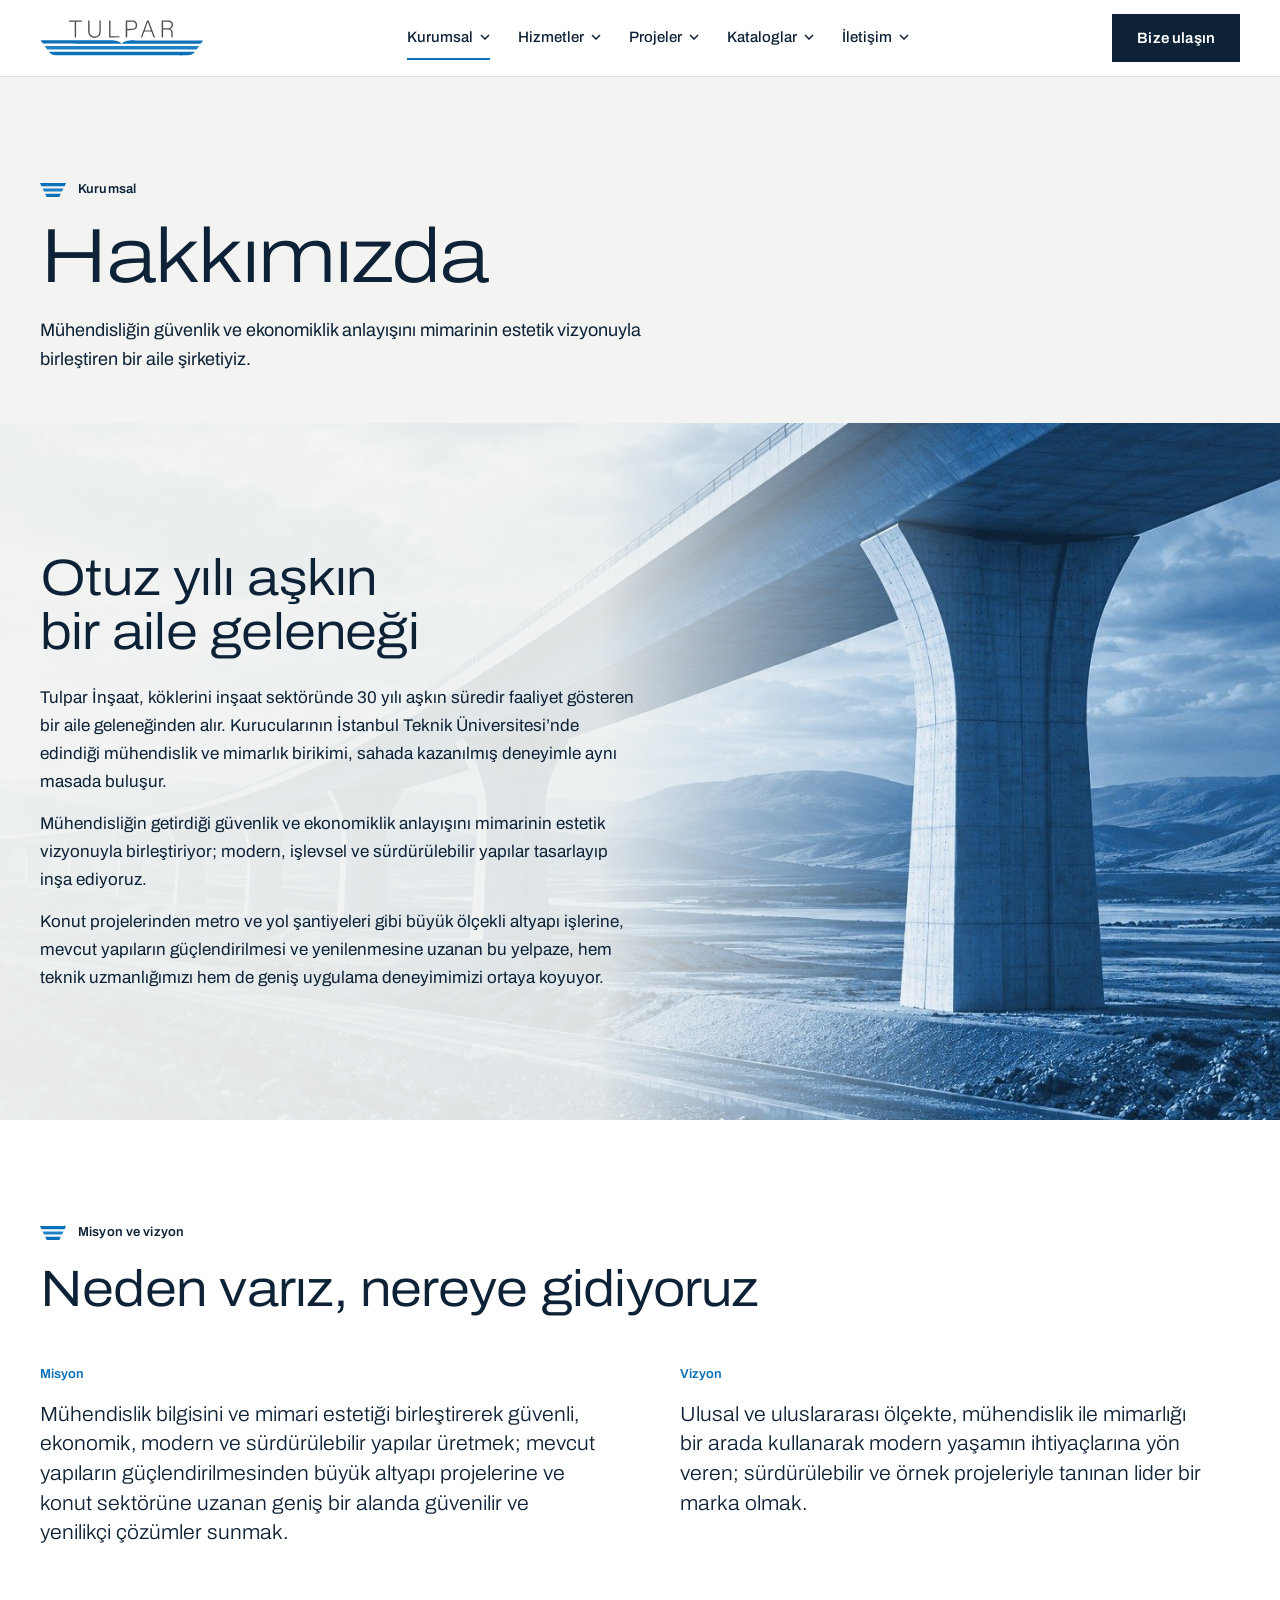
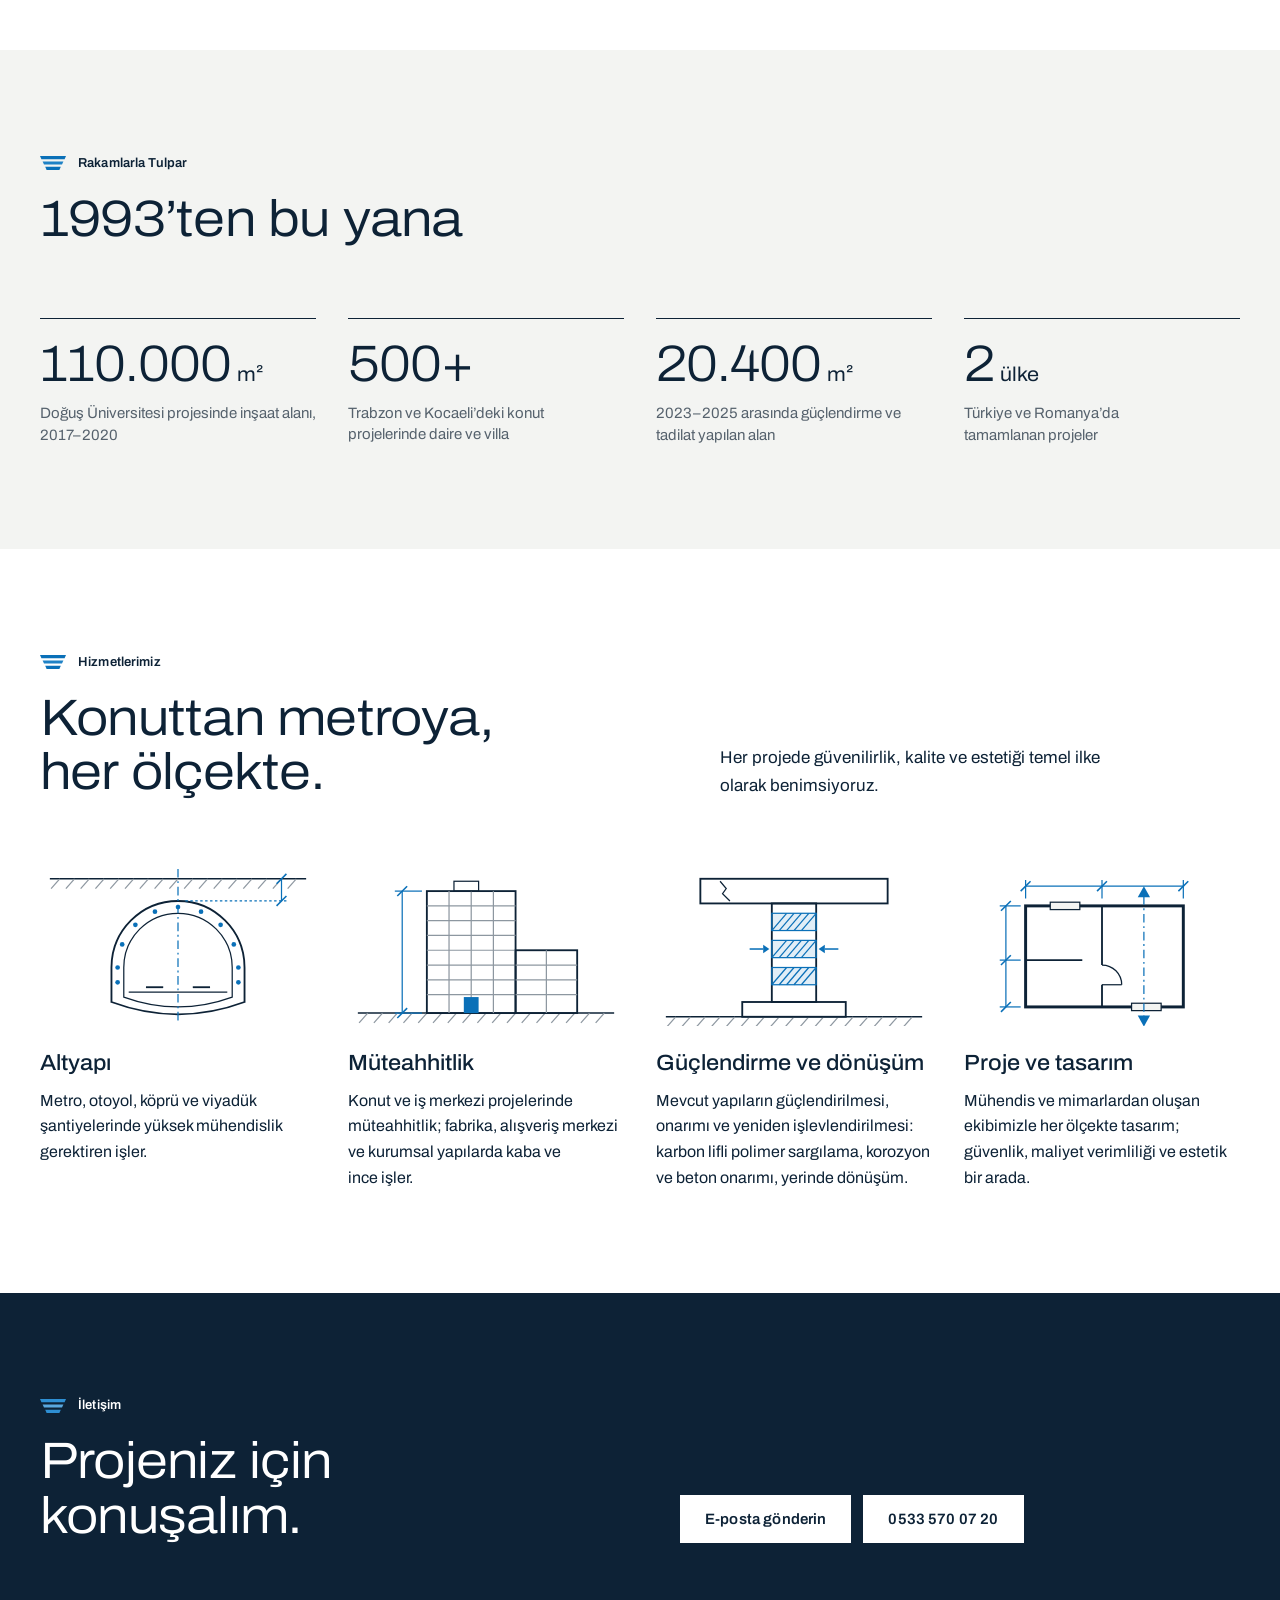
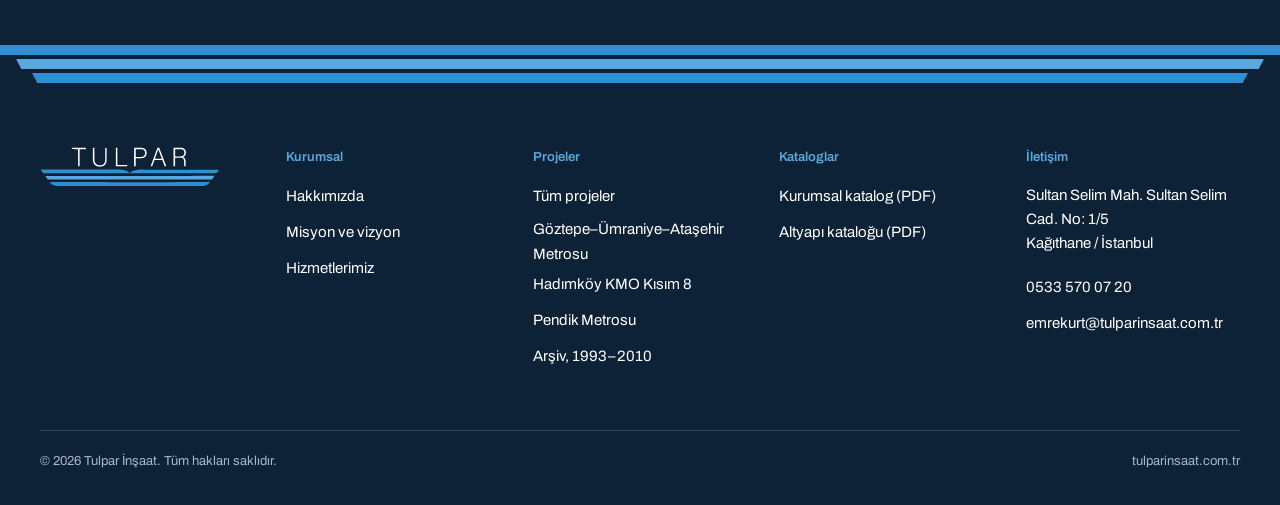
<file: kurumsal.html>
<!doctype html>
<html lang="tr">
<head>
<meta charset="utf-8">
<meta name="viewport" content="width=device-width, initial-scale=1">
<title>Hakkımızda | Tulpar İnşaat</title>
<meta name="description" content="Tulpar İnşaat: İTÜ kökenli mühendislik ve mimarlık birikimi, otuz yılı aşkın aile geleneği, misyon ve vizyonumuz.">
<link rel="canonical" href="https://tulparinsaat.com.tr/kurumsal.html">
<meta property="og:type" content="website">
<meta property="og:locale" content="tr_TR">
<meta property="og:site_name" content="Tulpar İnşaat">
<meta property="og:title" content="Hakkımızda | Tulpar İnşaat">
<meta property="og:description" content="Tulpar İnşaat: İTÜ kökenli mühendislik ve mimarlık birikimi, otuz yılı aşkın aile geleneği, misyon ve vizyonumuz.">
<meta property="og:url" content="https://tulparinsaat.com.tr/kurumsal.html">
<meta property="og:image" content="https://tulparinsaat.com.tr/assets/img/og.jpg">
<meta name="theme-color" content="#0D2236">
<link rel="icon" href="assets/img/favicon.svg" type="image/svg+xml">
<link rel="icon" href="assets/img/favicon-32.png" sizes="32x32" type="image/png">
<link rel="apple-touch-icon" href="assets/img/apple-touch-icon.png">
<link rel="preconnect" href="https://fonts.googleapis.com">
<link rel="preconnect" href="https://fonts.gstatic.com" crossorigin>
<link rel="stylesheet" href="https://fonts.googleapis.com/css2?family=Archivo:wdth,wght@62..125,100..900&amp;display=swap">
<link rel="stylesheet" href="assets/css/site.css">
<script src="assets/js/site.js" defer></script>
</head>
<body>
<a class="skip" href="#icerik">İçeriğe geç</a>
<header class="site-header"><div class="container"><a class="logo" href="index.html" aria-label="Tulpar İnşaat ana sayfa"><img src="assets/img/logo.svg" alt="Tulpar" width="164" height="36"></a><nav id="site-nav" class="nav" aria-label="Ana menü"><ul class="menu"><li class="menu-item"><button class="menu-btn is-active" type="button" aria-expanded="false" aria-controls="alt-kurumsal">Kurumsal<svg viewBox="0 0 10 6" aria-hidden="true"><path d="M1 1l4 4 4-4" fill="none" stroke="currentColor" stroke-width="1.5"></path></svg></button><div class="submenu" id="alt-kurumsal" hidden><div class="col"><ul><li><a href="kurumsal.html">Hakkımızda</a></li><li><a href="kurumsal.html#misyon">Misyon ve vizyon</a></li><li><a href="kurumsal.html#rakamlar">Rakamlarla Tulpar</a></li><li><a href="index.html#referanslar">Birlikte çalıştığımız firmalar</a></li></ul></div></div></li><li class="menu-item"><button class="menu-btn" type="button" aria-expanded="false" aria-controls="alt-hizmetler">Hizmetler<svg viewBox="0 0 10 6" aria-hidden="true"><path d="M1 1l4 4 4-4" fill="none" stroke="currentColor" stroke-width="1.5"></path></svg></button><div class="submenu" id="alt-hizmetler" hidden><div class="col"><ul><li><a href="index.html#hizmetler">Tüm hizmetler</a></li><li><a href="index.html#hizmet-altyapi">Altyapı</a></li><li><a href="index.html#hizmet-muteahhitlik">Müteahhitlik</a></li><li><a href="index.html#hizmet-guclendirme">Güçlendirme ve dönüşüm</a></li><li><a href="index.html#hizmet-proje">Proje ve tasarım</a></li></ul></div></div></li><li class="menu-item"><button class="menu-btn" type="button" aria-expanded="false" aria-controls="alt-projeler">Projeler<svg viewBox="0 0 10 6" aria-hidden="true"><path d="M1 1l4 4 4-4" fill="none" stroke="currentColor" stroke-width="1.5"></path></svg></button><div class="submenu wide" id="alt-projeler" hidden><div class="col"><span class="label">Kategoriler</span><ul><li><a href="projeler.html">Tüm projeler</a></li><li><a href="projeler.html?kategori=altyapi">Altyapı</a></li><li><a href="projeler.html?kategori=guclendirme">Güçlendirme ve dönüşüm</a></li><li><a href="projeler.html?kategori=muteahhitlik">Müteahhitlik</a></li><li><a href="projeler.html#arsiv">Arşiv, 1993–2010</a></li></ul></div><div class="col"><span class="label">Öne çıkan projeler</span><ul><li><a href="proje-goztepe-umraniye-atasehir-metrosu.html">Göztepe–Ümraniye–Ataşehir Metrosu</a></li><li><a href="proje-hadimkoy-kmo-kisim-8.html">Kuzey Marmara Otoyolu, Hadımköy Kısım 8</a></li><li><a href="proje-pendik-metrosu.html">Pendik Metrosu</a></li></ul></div></div></li><li class="menu-item"><button class="menu-btn" type="button" aria-expanded="false" aria-controls="alt-kataloglar">Kataloglar<svg viewBox="0 0 10 6" aria-hidden="true"><path d="M1 1l4 4 4-4" fill="none" stroke="currentColor" stroke-width="1.5"></path></svg></button><div class="submenu" id="alt-kataloglar" hidden><div class="col"><ul><li><a href="kataloglar/Tulpar-Insaat-Kurumsal-Katalog.pdf" download>Kurumsal katalog (PDF)</a></li><li><a href="kataloglar/Tulpar-Insaat-Altyapi-Katalogu-2025-2026.pdf" download>Altyapı kataloğu (PDF)</a></li><li><a href="index.html#kataloglar">Tüm kataloglar</a></li></ul></div></div></li><li class="menu-item"><button class="menu-btn" type="button" aria-expanded="false" aria-controls="alt-iletisim">İletişim<svg viewBox="0 0 10 6" aria-hidden="true"><path d="M1 1l4 4 4-4" fill="none" stroke="currentColor" stroke-width="1.5"></path></svg></button><div class="submenu" id="alt-iletisim" hidden><div class="col"><ul><li><a href="index.html#iletisim">İletişim bilgileri</a></li><li><a href="mailto:emrekurt@tulparinsaat.com.tr">E-posta gönderin</a></li><li><a href="tel:+905335700720">Hemen arayın</a></li></ul></div></div></li></ul></nav><div style="display:flex;align-items:center;gap:12px"><a class="btn btn-primary header-cta" href="index.html#iletisim">Bize ulaşın</a><button class="menu-toggle" type="button" aria-controls="site-nav" aria-expanded="false" aria-label="Menüyü aç"><svg viewBox="0 0 20 14" aria-hidden="true"><path d="M0 1H20M0 7H20M0 13H20" fill="none" stroke="currentColor" stroke-width="1.6"></path></svg></button></div></div></header>
<main id="icerik">
<section class="section bg-paper" style="padding-bottom:48px"><div class="container"><div class="marker"><svg width="26" height="14" viewBox="0 0 26 14" aria-hidden="true"><polygon points="0,0 26,0 24.6,3.2 1.4,3.2" fill="#0A70B8"></polygon><polygon points="2.6,5.4 23.4,5.4 22,8.6 4,8.6" fill="#1F82C6"></polygon><polygon points="5.2,10.8 20.8,10.8 19.4,14 6.6,14" fill="#0A70B8"></polygon></svg><span>Kurumsal</span></div><h1 class="h-page">Hakkımızda</h1><p class="lead">Mühendisliğin güvenlik ve ekonomiklik anlayışını mimarinin estetik vizyonuyla birleştiren bir aile şirketiyiz.</p></div></section>
<section class="about-band" aria-labelledby="hakkimizda-baslik"><img class="about-bg" src="assets/img/kurumsal-viyaduk.jpg" alt="" width="1448" height="1024" loading="lazy"><div class="about-fade" aria-hidden="true"></div><div class="container about-content"><div class="about-text"><h2 id="hakkimizda-baslik" class="h-section" style="margin-top:0">Otuz yılı aşkın bir aile geleneği</h2><p style="margin-top:24px">Tulpar İnşaat, köklerini inşaat sektöründe 30 yılı aşkın süredir faaliyet gösteren bir aile geleneğinden alır. Kurucularının İstanbul Teknik Üniversitesi’nde edindiği mühendislik ve mimarlık birikimi, sahada kazanılmış deneyimle aynı masada buluşur.</p><p style="margin-top:14px">Mühendisliğin getirdiği güvenlik ve ekonomiklik anlayışını mimarinin estetik vizyonuyla birleştiriyor; modern, işlevsel ve sürdürülebilir yapılar tasarlayıp inşa ediyoruz.</p><p style="margin-top:14px">Konut projelerinden metro ve yol şantiyeleri gibi büyük ölçekli altyapı işlerine, mevcut yapıların güçlendirilmesi ve yenilenmesine uzanan bu yelpaze, hem teknik uzmanlığımızı hem de geniş uygulama deneyimimizi ortaya koyuyor.</p></div></div></section>
<section id="misyon" class="section bg-white"><div class="container"><div class="marker"><svg width="26" height="14" viewBox="0 0 26 14" aria-hidden="true"><polygon points="0,0 26,0 24.6,3.2 1.4,3.2" fill="#0A70B8"></polygon><polygon points="2.6,5.4 23.4,5.4 22,8.6 4,8.6" fill="#1F82C6"></polygon><polygon points="5.2,10.8 20.8,10.8 19.4,14 6.6,14" fill="#0A70B8"></polygon></svg><span>Misyon ve vizyon</span></div><h2 class="h-section">Neden varız, nereye gidiyoruz</h2><div class="mv"><div><h3>Misyon</h3><p>Mühendislik bilgisini ve mimari estetiği birleştirerek güvenli, ekonomik, modern ve sürdürülebilir yapılar üretmek; mevcut yapıların güçlendirilmesinden büyük altyapı projelerine ve konut sektörüne uzanan geniş bir alanda güvenilir ve yenilikçi çözümler sunmak.</p></div><div><h3>Vizyon</h3><p>Ulusal ve uluslararası ölçekte, mühendislik ile mimarlığı bir arada kullanarak modern yaşamın ihtiyaçlarına yön veren; sürdürülebilir ve örnek projeleriyle tanınan lider bir marka olmak.</p></div></div></div></section>
<section id="rakamlar" class="section bg-paper"><div class="container"><div class="marker"><svg width="26" height="14" viewBox="0 0 26 14" aria-hidden="true"><polygon points="0,0 26,0 24.6,3.2 1.4,3.2" fill="#0A70B8"></polygon><polygon points="2.6,5.4 23.4,5.4 22,8.6 4,8.6" fill="#1F82C6"></polygon><polygon points="5.2,10.8 20.8,10.8 19.4,14 6.6,14" fill="#0A70B8"></polygon></svg><span>Rakamlarla Tulpar</span></div><h2 class="h-section">1993’ten bu yana</h2><div class="stats"><div class="stat"><div><span class="num">110.000</span><span class="unit">m²</span></div><p>Doğuş Üniversitesi projesinde inşaat alanı, 2017–2020</p></div><div class="stat"><div><span class="num">500+</span></div><p>Trabzon ve Kocaeli’deki konut projelerinde daire ve villa</p></div><div class="stat"><div><span class="num">20.400</span><span class="unit">m²</span></div><p>2023–2025 arasında güçlendirme ve tadilat yapılan alan</p></div><div class="stat"><div><span class="num">2</span><span class="unit">ülke</span></div><p>Türkiye ve Romanya’da tamamlanan projeler</p></div></div></div></section>
<section class="section bg-white"><div class="container"><div class="head2"><div><div class="marker"><svg width="26" height="14" viewBox="0 0 26 14" aria-hidden="true"><polygon points="0,0 26,0 24.6,3.2 1.4,3.2" fill="#0A70B8"></polygon><polygon points="2.6,5.4 23.4,5.4 22,8.6 4,8.6" fill="#1F82C6"></polygon><polygon points="5.2,10.8 20.8,10.8 19.4,14 6.6,14" fill="#0A70B8"></polygon></svg><span>Hizmetlerimiz</span></div><h2 class="h-section">Konuttan metroya, her ölçekte.</h2></div><div><p>Her projede güvenilirlik, kalite ve estetiği temel ilke olarak benimsiyoruz.</p></div></div><div class="services"><article><svg viewBox="0 0 224 132" aria-hidden="true"><line x1="8" y1="12" x2="216" y2="12" stroke="#0D2236" stroke-width="1.25"></line><line x1="16" y1="12" x2="9" y2="20" stroke="#8D97A0" stroke-width="1"></line><line x1="28" y1="12" x2="21" y2="20" stroke="#8D97A0" stroke-width="1"></line><line x1="40" y1="12" x2="33" y2="20" stroke="#8D97A0" stroke-width="1"></line><line x1="52" y1="12" x2="45" y2="20" stroke="#8D97A0" stroke-width="1"></line><line x1="64" y1="12" x2="57" y2="20" stroke="#8D97A0" stroke-width="1"></line><line x1="76" y1="12" x2="69" y2="20" stroke="#8D97A0" stroke-width="1"></line><line x1="88" y1="12" x2="81" y2="20" stroke="#8D97A0" stroke-width="1"></line><line x1="100" y1="12" x2="93" y2="20" stroke="#8D97A0" stroke-width="1"></line><line x1="112" y1="12" x2="105" y2="20" stroke="#8D97A0" stroke-width="1"></line><line x1="124" y1="12" x2="117" y2="20" stroke="#8D97A0" stroke-width="1"></line><line x1="136" y1="12" x2="129" y2="20" stroke="#8D97A0" stroke-width="1"></line><line x1="148" y1="12" x2="141" y2="20" stroke="#8D97A0" stroke-width="1"></line><line x1="160" y1="12" x2="153" y2="20" stroke="#8D97A0" stroke-width="1"></line><line x1="172" y1="12" x2="165" y2="20" stroke="#8D97A0" stroke-width="1"></line><line x1="184" y1="12" x2="177" y2="20" stroke="#8D97A0" stroke-width="1"></line><line x1="196" y1="12" x2="189" y2="20" stroke="#8D97A0" stroke-width="1"></line><line x1="208" y1="12" x2="201" y2="20" stroke="#8D97A0" stroke-width="1"></line><path d="M58 84 A54 54 0 0 1 166 84 L166 112 Q112 132 58 112 Z" fill="none" stroke="#0D2236" stroke-width="1.5"></path><path d="M68 84 A44 44 0 0 1 156 84 L156 108 Q112 124 68 108 Z" fill="none" stroke="#0D2236" stroke-width="1"></path><line x1="72" y1="104" x2="152" y2="104" stroke="#0D2236" stroke-width="1"></line><line x1="86" y1="100" x2="100" y2="100" stroke="#0D2236" stroke-width="1.5"></line><line x1="124" y1="100" x2="138" y2="100" stroke="#0D2236" stroke-width="1.5"></line><line x1="112" y1="4" x2="112" y2="130" stroke="#0A70B8" stroke-width="1" stroke-dasharray="7 3 1.5 3"></line><circle cx="63" cy="84" r="1.9" fill="#0A70B8"></circle><circle cx="66.7" cy="65.3" r="1.9" fill="#0A70B8"></circle><circle cx="77.4" cy="49.4" r="1.9" fill="#0A70B8"></circle><circle cx="93.3" cy="38.7" r="1.9" fill="#0A70B8"></circle><circle cx="112" cy="35" r="1.9" fill="#0A70B8"></circle><circle cx="130.7" cy="38.7" r="1.9" fill="#0A70B8"></circle><circle cx="146.6" cy="49.4" r="1.9" fill="#0A70B8"></circle><circle cx="157.3" cy="65.3" r="1.9" fill="#0A70B8"></circle><circle cx="161" cy="84" r="1.9" fill="#0A70B8"></circle><circle cx="63" cy="96" r="1.9" fill="#0A70B8"></circle><circle cx="161" cy="96" r="1.9" fill="#0A70B8"></circle><line x1="196" y1="12" x2="196" y2="30" stroke="#0A70B8" stroke-width="1"></line><line x1="192" y1="16" x2="200" y2="8" stroke="#0A70B8" stroke-width="1.25"></line><line x1="192" y1="34" x2="200" y2="26" stroke="#0A70B8" stroke-width="1.25"></line><line x1="118" y1="30" x2="202" y2="30" stroke="#0A70B8" stroke-width="1" stroke-dasharray="2 2"></line></svg><h3>Altyapı</h3><p>Metro, otoyol, köprü ve viyadük şantiyelerinde yüksek mühendislik gerektiren işler.</p></article><article><svg viewBox="0 0 224 132" aria-hidden="true"><line x1="8" y1="121" x2="216" y2="121" stroke="#0D2236" stroke-width="1.25"></line><line x1="16" y1="121" x2="9" y2="129" stroke="#8D97A0" stroke-width="1"></line><line x1="28" y1="121" x2="21" y2="129" stroke="#8D97A0" stroke-width="1"></line><line x1="40" y1="121" x2="33" y2="129" stroke="#8D97A0" stroke-width="1"></line><line x1="52" y1="121" x2="45" y2="129" stroke="#8D97A0" stroke-width="1"></line><line x1="64" y1="121" x2="57" y2="129" stroke="#8D97A0" stroke-width="1"></line><line x1="76" y1="121" x2="69" y2="129" stroke="#8D97A0" stroke-width="1"></line><line x1="88" y1="121" x2="81" y2="129" stroke="#8D97A0" stroke-width="1"></line><line x1="100" y1="121" x2="93" y2="129" stroke="#8D97A0" stroke-width="1"></line><line x1="112" y1="121" x2="105" y2="129" stroke="#8D97A0" stroke-width="1"></line><line x1="124" y1="121" x2="117" y2="129" stroke="#8D97A0" stroke-width="1"></line><line x1="136" y1="121" x2="129" y2="129" stroke="#8D97A0" stroke-width="1"></line><line x1="148" y1="121" x2="141" y2="129" stroke="#8D97A0" stroke-width="1"></line><line x1="160" y1="121" x2="153" y2="129" stroke="#8D97A0" stroke-width="1"></line><line x1="172" y1="121" x2="165" y2="129" stroke="#8D97A0" stroke-width="1"></line><line x1="184" y1="121" x2="177" y2="129" stroke="#8D97A0" stroke-width="1"></line><line x1="196" y1="121" x2="189" y2="129" stroke="#8D97A0" stroke-width="1"></line><line x1="208" y1="121" x2="201" y2="129" stroke="#8D97A0" stroke-width="1"></line><rect x="64" y="22" width="72" height="99" fill="none" stroke="#0D2236" stroke-width="1.5"></rect><line x1="64" y1="34" x2="136" y2="34" stroke="#8D97A0" stroke-width="1"></line><line x1="64" y1="46" x2="136" y2="46" stroke="#8D97A0" stroke-width="1"></line><line x1="64" y1="58" x2="136" y2="58" stroke="#8D97A0" stroke-width="1"></line><line x1="64" y1="70" x2="136" y2="70" stroke="#8D97A0" stroke-width="1"></line><line x1="64" y1="82" x2="136" y2="82" stroke="#8D97A0" stroke-width="1"></line><line x1="64" y1="94" x2="136" y2="94" stroke="#8D97A0" stroke-width="1"></line><line x1="64" y1="106" x2="136" y2="106" stroke="#8D97A0" stroke-width="1"></line><line x1="82" y1="22" x2="82" y2="121" stroke="#8D97A0" stroke-width="1"></line><line x1="100" y1="22" x2="100" y2="121" stroke="#8D97A0" stroke-width="1"></line><line x1="118" y1="22" x2="118" y2="121" stroke="#8D97A0" stroke-width="1"></line><rect x="136" y="70" width="50" height="51" fill="none" stroke="#0D2236" stroke-width="1.5"></rect><line x1="136" y1="82" x2="186" y2="82" stroke="#8D97A0" stroke-width="1"></line><line x1="136" y1="94" x2="186" y2="94" stroke="#8D97A0" stroke-width="1"></line><line x1="136" y1="106" x2="186" y2="106" stroke="#8D97A0" stroke-width="1"></line><line x1="161" y1="70" x2="161" y2="121" stroke="#8D97A0" stroke-width="1"></line><rect x="86" y="14" width="20" height="8" fill="none" stroke="#0D2236" stroke-width="1"></rect><rect x="94" y="108" width="12" height="13" fill="#0A70B8"></rect><line x1="44" y1="22" x2="44" y2="121" stroke="#0A70B8" stroke-width="1"></line><line x1="40" y1="26" x2="48" y2="18" stroke="#0A70B8" stroke-width="1.25"></line><line x1="40" y1="125" x2="48" y2="117" stroke="#0A70B8" stroke-width="1.25"></line><line x1="38" y1="22" x2="60" y2="22" stroke="#0A70B8" stroke-width="1"></line><line x1="38" y1="121" x2="60" y2="121" stroke="#0A70B8" stroke-width="1"></line></svg><h3>Müteahhitlik</h3><p>Konut ve iş merkezi projelerinde müteahhitlik; fabrika, alışveriş merkezi ve kurumsal yapılarda kaba ve ince işler.</p></article><article><svg viewBox="0 0 224 132" aria-hidden="true"><line x1="8" y1="124" x2="216" y2="124" stroke="#0D2236" stroke-width="1.25"></line><line x1="16" y1="124" x2="9" y2="132" stroke="#8D97A0" stroke-width="1"></line><line x1="28" y1="124" x2="21" y2="132" stroke="#8D97A0" stroke-width="1"></line><line x1="40" y1="124" x2="33" y2="132" stroke="#8D97A0" stroke-width="1"></line><line x1="52" y1="124" x2="45" y2="132" stroke="#8D97A0" stroke-width="1"></line><line x1="64" y1="124" x2="57" y2="132" stroke="#8D97A0" stroke-width="1"></line><line x1="76" y1="124" x2="69" y2="132" stroke="#8D97A0" stroke-width="1"></line><line x1="88" y1="124" x2="81" y2="132" stroke="#8D97A0" stroke-width="1"></line><line x1="100" y1="124" x2="93" y2="132" stroke="#8D97A0" stroke-width="1"></line><line x1="112" y1="124" x2="105" y2="132" stroke="#8D97A0" stroke-width="1"></line><line x1="124" y1="124" x2="117" y2="132" stroke="#8D97A0" stroke-width="1"></line><line x1="136" y1="124" x2="129" y2="132" stroke="#8D97A0" stroke-width="1"></line><line x1="148" y1="124" x2="141" y2="132" stroke="#8D97A0" stroke-width="1"></line><line x1="160" y1="124" x2="153" y2="132" stroke="#8D97A0" stroke-width="1"></line><line x1="172" y1="124" x2="165" y2="132" stroke="#8D97A0" stroke-width="1"></line><line x1="184" y1="124" x2="177" y2="132" stroke="#8D97A0" stroke-width="1"></line><line x1="196" y1="124" x2="189" y2="132" stroke="#8D97A0" stroke-width="1"></line><line x1="208" y1="124" x2="201" y2="132" stroke="#8D97A0" stroke-width="1"></line><rect x="36" y="12" width="152" height="20" fill="none" stroke="#0D2236" stroke-width="1.5"></rect><rect x="94" y="32" width="36" height="80" fill="none" stroke="#0D2236" stroke-width="1.5"></rect><rect x="70" y="112" width="84" height="12" fill="none" stroke="#0D2236" stroke-width="1.5"></rect><rect x="94" y="40" width="36" height="14" fill="#0A70B8" fill-opacity="0.12" stroke="#0A70B8" stroke-width="1"></rect><line x1="94" y1="54" x2="106" y2="40" stroke="#0A70B8" stroke-width="1"></line><line x1="100" y1="54" x2="112" y2="40" stroke="#0A70B8" stroke-width="1"></line><line x1="106" y1="54" x2="118" y2="40" stroke="#0A70B8" stroke-width="1"></line><line x1="112" y1="54" x2="124" y2="40" stroke="#0A70B8" stroke-width="1"></line><line x1="118" y1="54" x2="130" y2="40" stroke="#0A70B8" stroke-width="1"></line><rect x="94" y="62" width="36" height="14" fill="#0A70B8" fill-opacity="0.12" stroke="#0A70B8" stroke-width="1"></rect><line x1="94" y1="76" x2="106" y2="62" stroke="#0A70B8" stroke-width="1"></line><line x1="100" y1="76" x2="112" y2="62" stroke="#0A70B8" stroke-width="1"></line><line x1="106" y1="76" x2="118" y2="62" stroke="#0A70B8" stroke-width="1"></line><line x1="112" y1="76" x2="124" y2="62" stroke="#0A70B8" stroke-width="1"></line><line x1="118" y1="76" x2="130" y2="62" stroke="#0A70B8" stroke-width="1"></line><rect x="94" y="84" width="36" height="14" fill="#0A70B8" fill-opacity="0.12" stroke="#0A70B8" stroke-width="1"></rect><line x1="94" y1="98" x2="106" y2="84" stroke="#0A70B8" stroke-width="1"></line><line x1="100" y1="98" x2="112" y2="84" stroke="#0A70B8" stroke-width="1"></line><line x1="106" y1="98" x2="118" y2="84" stroke="#0A70B8" stroke-width="1"></line><line x1="112" y1="98" x2="124" y2="84" stroke="#0A70B8" stroke-width="1"></line><line x1="118" y1="98" x2="130" y2="84" stroke="#0A70B8" stroke-width="1"></line><polyline points="52,14 57,20 54,24 60,30" fill="none" stroke="#0D2236" stroke-width="1"></polyline><line x1="76" y1="69" x2="87" y2="69" stroke="#0A70B8" stroke-width="1.25"></line><polygon points="87,65.5 92,69 87,72.5" fill="#0A70B8"></polygon><line x1="148" y1="69" x2="137" y2="69" stroke="#0A70B8" stroke-width="1.25"></line><polygon points="137,65.5 132,69 137,72.5" fill="#0A70B8"></polygon></svg><h3>Güçlendirme ve dönüşüm</h3><p>Mevcut yapıların güçlendirilmesi, onarımı ve yeniden işlevlendirilmesi: karbon lifli polimer sargılama, korozyon ve beton onarımı, yerinde dönüşüm.</p></article><article><svg viewBox="0 0 224 132" aria-hidden="true"><rect x="50" y="34" width="128" height="82" fill="none" stroke="#0D2236" stroke-width="2.4"></rect><line x1="112" y1="34" x2="112" y2="82" stroke="#0D2236" stroke-width="1.5"></line><line x1="112" y1="98" x2="112" y2="116" stroke="#0D2236" stroke-width="1.5"></line><line x1="50" y1="78" x2="96" y2="78" stroke="#0D2236" stroke-width="1.5"></line><line x1="112" y1="98" x2="128" y2="98" stroke="#0D2236" stroke-width="1"></line><path d="M128 98 A16 16 0 0 0 112 82" fill="none" stroke="#0D2236" stroke-width="1"></path><rect x="70" y="31" width="24" height="6" fill="#F3F4F2" stroke="#0D2236" stroke-width="1"></rect><rect x="136" y="113" width="24" height="6" fill="#F3F4F2" stroke="#0D2236" stroke-width="1"></rect><line x1="50" y1="18" x2="178" y2="18" stroke="#0A70B8" stroke-width="1"></line><line x1="50" y1="13" x2="50" y2="28" stroke="#0A70B8" stroke-width="1"></line><line x1="46" y1="22" x2="54" y2="14" stroke="#0A70B8" stroke-width="1.25"></line><line x1="112" y1="13" x2="112" y2="28" stroke="#0A70B8" stroke-width="1"></line><line x1="108" y1="22" x2="116" y2="14" stroke="#0A70B8" stroke-width="1.25"></line><line x1="178" y1="13" x2="178" y2="28" stroke="#0A70B8" stroke-width="1"></line><line x1="174" y1="22" x2="182" y2="14" stroke="#0A70B8" stroke-width="1.25"></line><line x1="34" y1="34" x2="34" y2="116" stroke="#0A70B8" stroke-width="1"></line><line x1="29" y1="34" x2="46" y2="34" stroke="#0A70B8" stroke-width="1"></line><line x1="30" y1="38" x2="38" y2="30" stroke="#0A70B8" stroke-width="1.25"></line><line x1="29" y1="78" x2="46" y2="78" stroke="#0A70B8" stroke-width="1"></line><line x1="30" y1="82" x2="38" y2="74" stroke="#0A70B8" stroke-width="1.25"></line><line x1="29" y1="116" x2="46" y2="116" stroke="#0A70B8" stroke-width="1"></line><line x1="30" y1="120" x2="38" y2="112" stroke="#0A70B8" stroke-width="1.25"></line><line x1="146" y1="26" x2="146" y2="124" stroke="#0A70B8" stroke-width="1" stroke-dasharray="7 3 1.5 3"></line><polygon points="146,18 141,27 151,27" fill="#0A70B8"></polygon><polygon points="146,132 141,123 151,123" fill="#0A70B8"></polygon></svg><h3>Proje ve tasarım</h3><p>Mühendis ve mimarlardan oluşan ekibimizle her ölçekte tasarım; güvenlik, maliyet verimliliği ve estetik bir arada.</p></article></div></div></section>
<section class="section bg-navy"><div class="container"><div class="cols" style="align-items:flex-end"><div><div class="marker"><svg width="26" height="14" viewBox="0 0 26 14" aria-hidden="true"><polygon points="0,0 26,0 24.6,3.2 1.4,3.2" fill="#2E8FD3"></polygon><polygon points="2.6,5.4 23.4,5.4 22,8.6 4,8.6" fill="#5AA8DE"></polygon><polygon points="5.2,10.8 20.8,10.8 19.4,14 6.6,14" fill="#2E8FD3"></polygon></svg><span>İletişim</span></div><h2 class="h-section">Projeniz için konuşalım.</h2></div><div><div class="actions"><a class="btn btn-light" href="mailto:emrekurt@tulparinsaat.com.tr">E-posta gönderin</a><a class="btn btn-light" href="tel:+905335700720">0533 570 07 20</a></div></div></div></div></section>
</main>
<footer class="site-footer"><svg class="band" viewBox="0 0 1440 38" preserveAspectRatio="none" aria-hidden="true"><polygon points="0,0 1440,0 1440,10 0,10" fill="#2E8FD3"></polygon><polygon points="18,14 1422,14 1416,24 24,24" fill="#5AA8DE"></polygon><polygon points="36,28 1404,28 1398,38 42,38" fill="#2E8FD3"></polygon></svg><div class="container"><div class="footer-grid"><div><a class="footer-logo" href="index.html" aria-label="Tulpar İnşaat ana sayfa"><img src="assets/img/logo-beyaz.svg" alt="Tulpar" width="180" height="40"></a></div><nav aria-label="Kurumsal"><h2>Kurumsal</h2><ul><li><a href="kurumsal.html">Hakkımızda</a></li><li><a href="kurumsal.html#misyon">Misyon ve vizyon</a></li><li><a href="index.html#hizmetler">Hizmetlerimiz</a></li></ul></nav><nav aria-label="Projeler"><h2>Projeler</h2><ul><li><a href="projeler.html">Tüm projeler</a></li><li><a href="proje-goztepe-umraniye-atasehir-metrosu.html">Göztepe–Ümraniye–Ataşehir Metrosu</a></li><li><a href="proje-hadimkoy-kmo-kisim-8.html">Hadımköy KMO Kısım 8</a></li><li><a href="proje-pendik-metrosu.html">Pendik Metrosu</a></li><li><a href="projeler.html#arsiv">Arşiv, 1993–2010</a></li></ul></nav><nav aria-label="Kataloglar"><h2>Kataloglar</h2><ul><li><a href="kataloglar/Tulpar-Insaat-Kurumsal-Katalog.pdf">Kurumsal katalog (PDF)</a></li><li><a href="kataloglar/Tulpar-Insaat-Altyapi-Katalogu-2025-2026.pdf">Altyapı kataloğu (PDF)</a></li></ul></nav><div><h2>İletişim</h2><p>Sultan Selim Mah. Sultan Selim Cad. No: 1/5<br>Kağıthane / İstanbul</p><p><a href="tel:+905335700720">0533 570 07 20</a><br><a href="mailto:emrekurt@tulparinsaat.com.tr" style="overflow-wrap:anywhere">emrekurt@tulparinsaat.com.tr</a></p></div></div><div class="footer-bottom"><span>© 2026 Tulpar İnşaat. Tüm hakları saklıdır.</span><span>tulparinsaat.com.tr</span></div></div></footer>
</body>
</html>
</file>
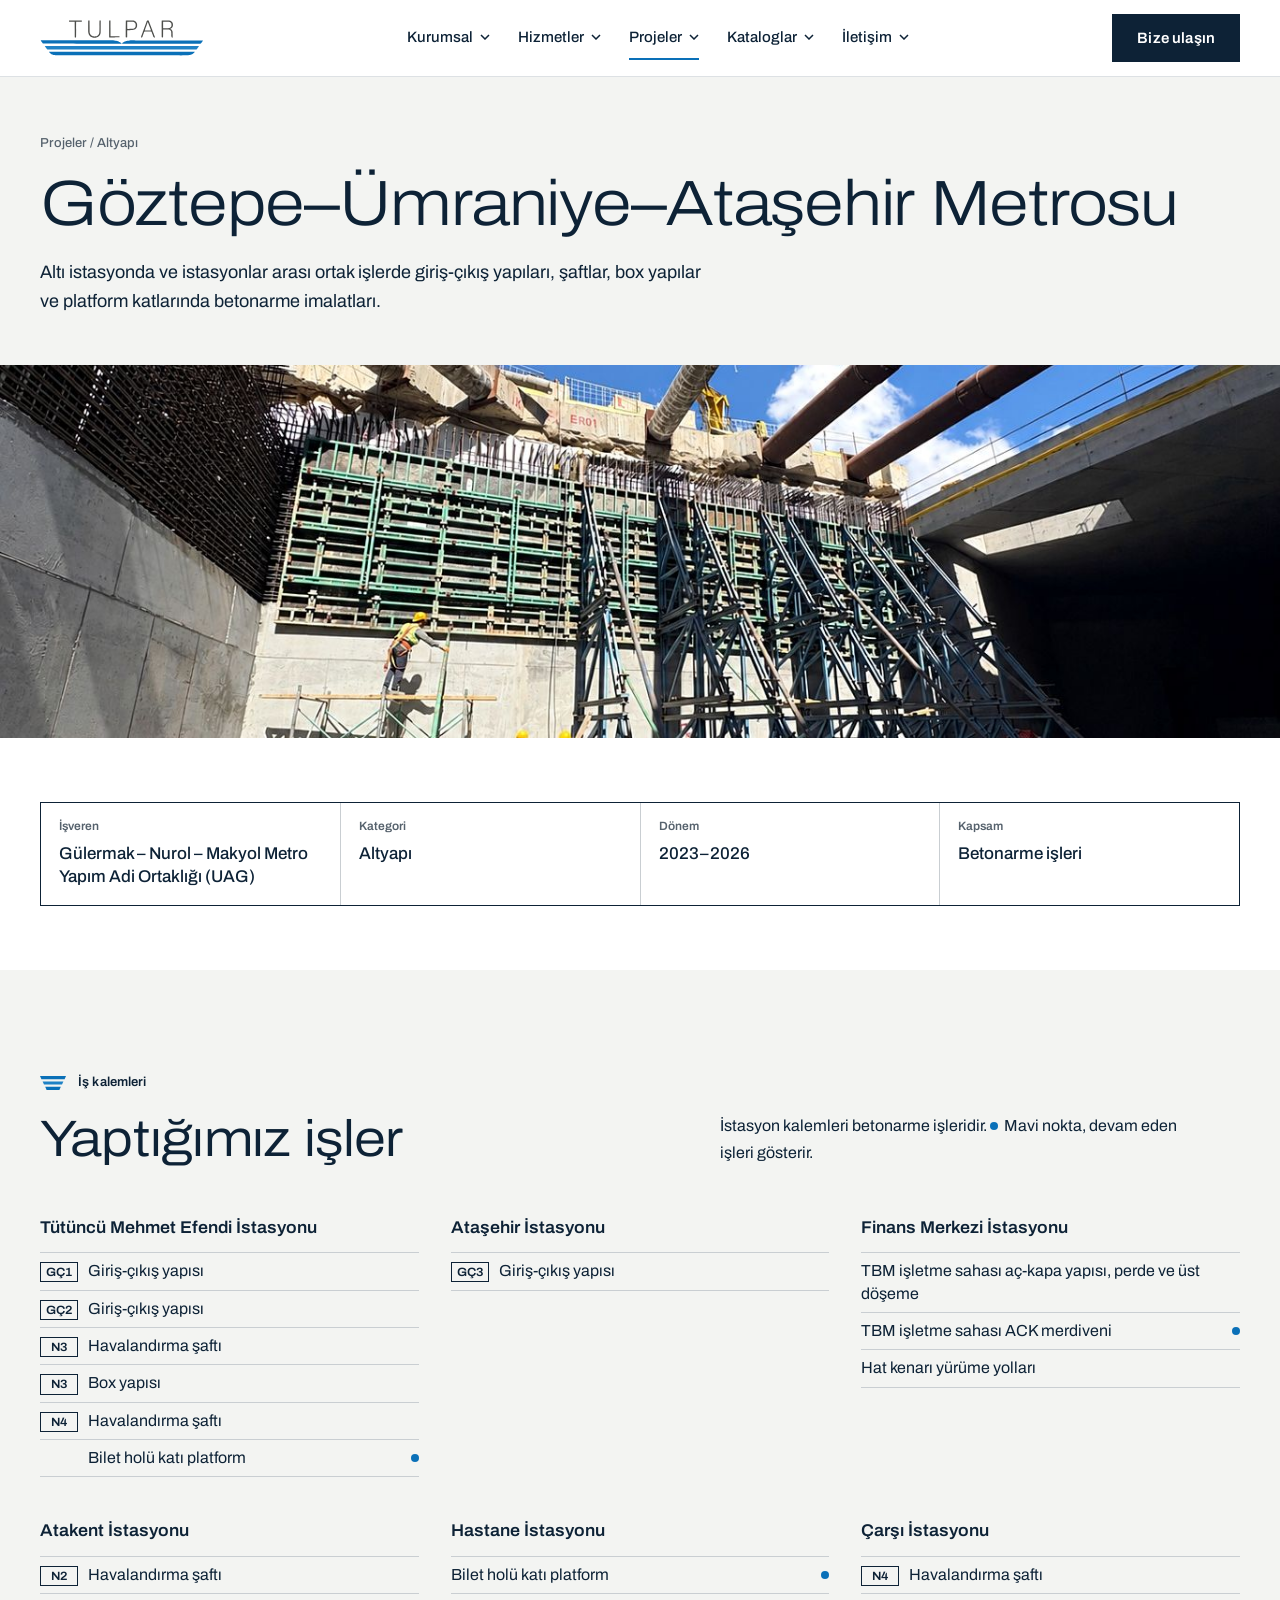
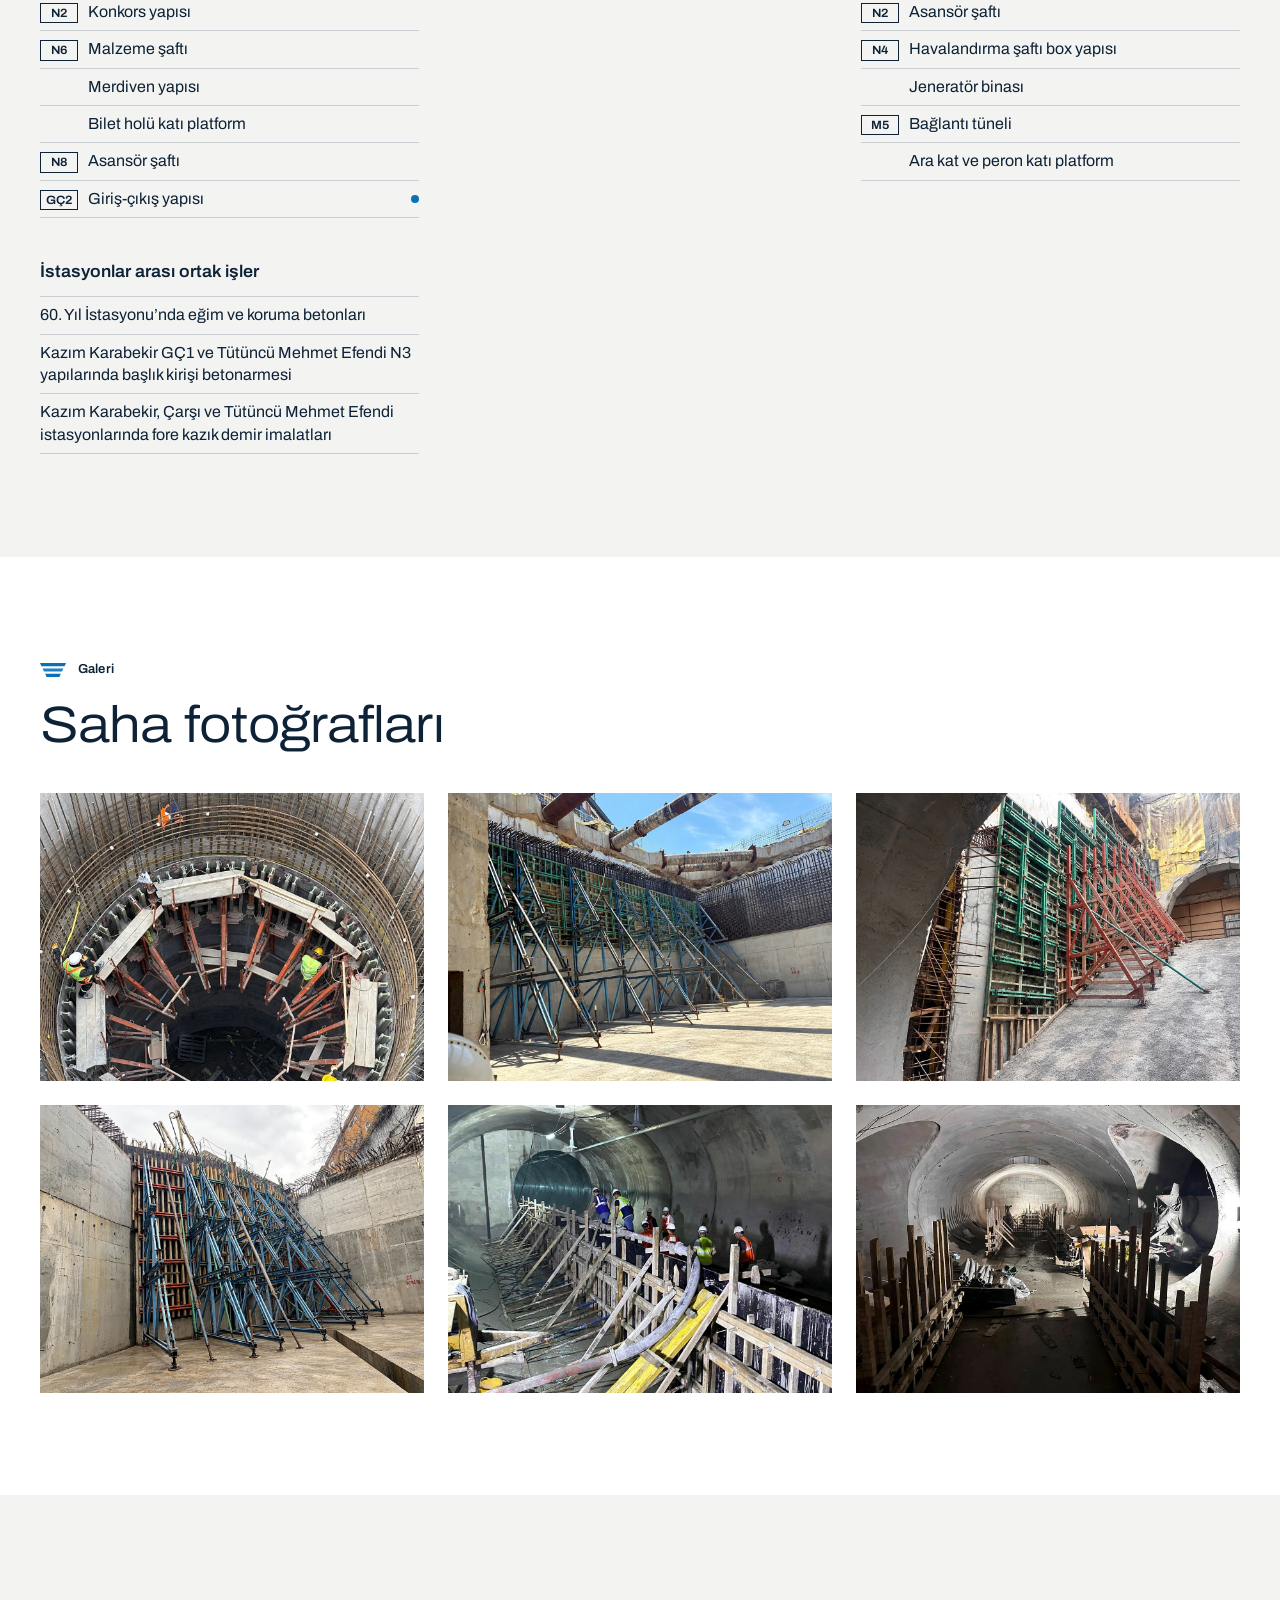
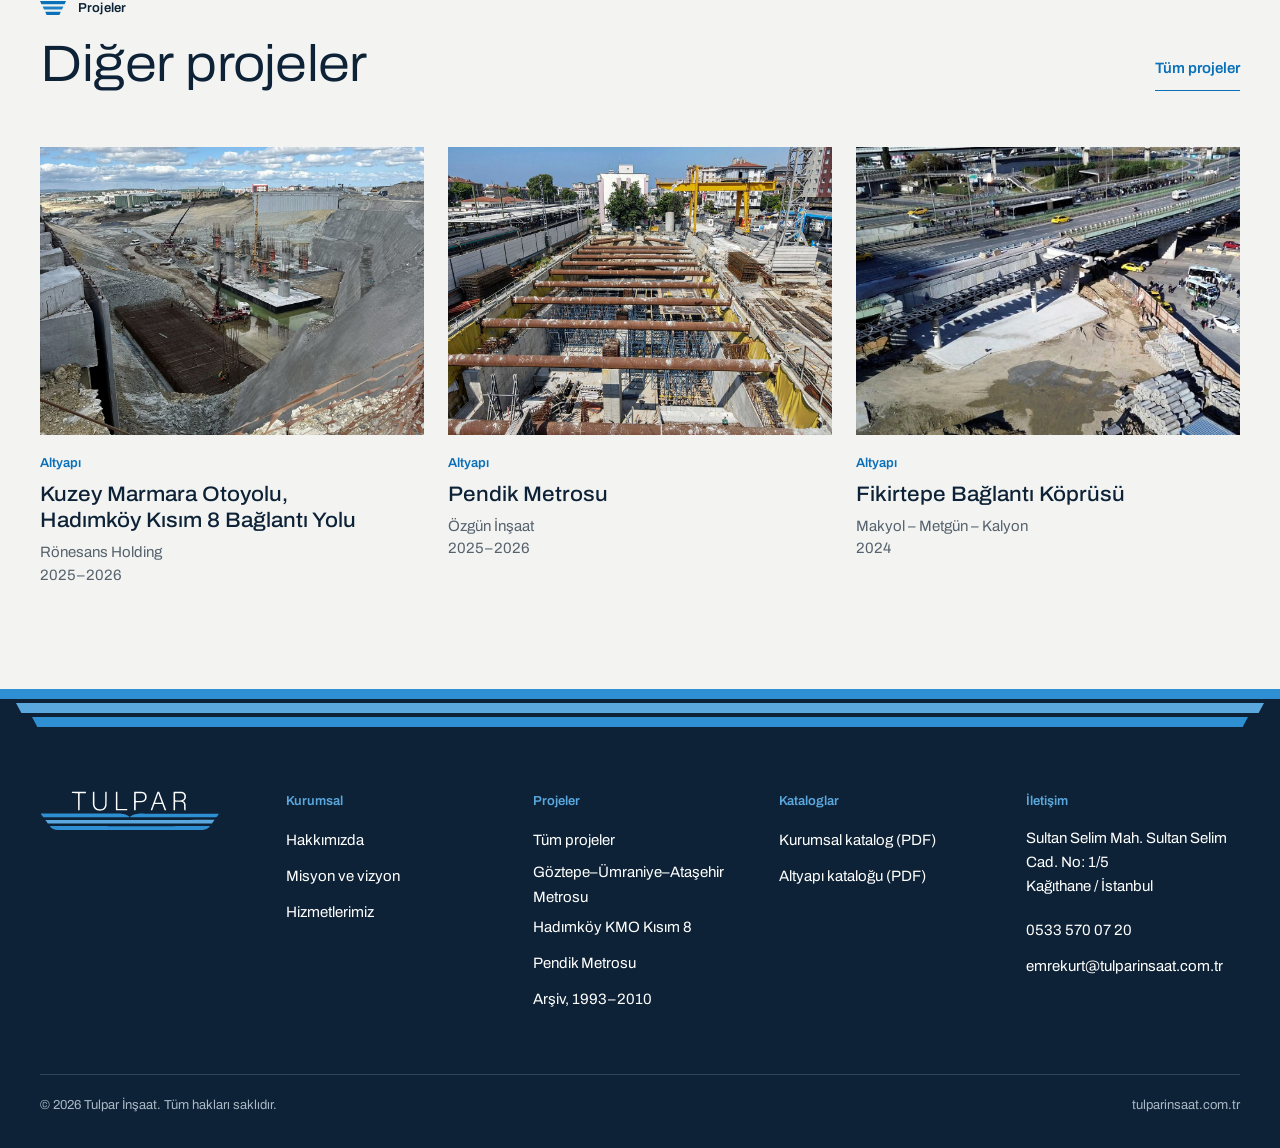
<file: proje-goztepe-umraniye-atasehir-metrosu.html>
<!doctype html>
<html lang="tr">
<head>
<meta charset="utf-8">
<meta name="viewport" content="width=device-width, initial-scale=1">
<title>Göztepe–Ümraniye–Ataşehir Metrosu | Tulpar İnşaat</title>
<meta name="description" content="Altı istasyonda ve istasyonlar arası ortak işlerde giriş-çıkış yapıları, şaftlar, box yapılar ve platform katlarında betonarme imalatları.">
<link rel="canonical" href="https://tulparinsaat.com.tr/proje-goztepe-umraniye-atasehir-metrosu.html">
<meta property="og:type" content="website">
<meta property="og:locale" content="tr_TR">
<meta property="og:site_name" content="Tulpar İnşaat">
<meta property="og:title" content="Göztepe–Ümraniye–Ataşehir Metrosu | Tulpar İnşaat">
<meta property="og:description" content="Altı istasyonda ve istasyonlar arası ortak işlerde giriş-çıkış yapıları, şaftlar, box yapılar ve platform katlarında betonarme imalatları.">
<meta property="og:url" content="https://tulparinsaat.com.tr/proje-goztepe-umraniye-atasehir-metrosu.html">
<meta property="og:image" content="https://tulparinsaat.com.tr/assets/img/og.jpg">
<meta name="theme-color" content="#0D2236">
<link rel="icon" href="assets/img/favicon.svg" type="image/svg+xml">
<link rel="icon" href="assets/img/favicon-32.png" sizes="32x32" type="image/png">
<link rel="apple-touch-icon" href="assets/img/apple-touch-icon.png">
<link rel="preconnect" href="https://fonts.googleapis.com">
<link rel="preconnect" href="https://fonts.gstatic.com" crossorigin>
<link rel="stylesheet" href="https://fonts.googleapis.com/css2?family=Archivo:wdth,wght@62..125,100..900&amp;display=swap">
<link rel="stylesheet" href="assets/css/site.css">
<script src="assets/js/site.js" defer></script>
</head>
<body>
<a class="skip" href="#icerik">İçeriğe geç</a>
<header class="site-header"><div class="container"><a class="logo" href="index.html" aria-label="Tulpar İnşaat ana sayfa"><img src="assets/img/logo.svg" alt="Tulpar" width="164" height="36"></a><nav id="site-nav" class="nav" aria-label="Ana menü"><ul class="menu"><li class="menu-item"><button class="menu-btn" type="button" aria-expanded="false" aria-controls="alt-kurumsal">Kurumsal<svg viewBox="0 0 10 6" aria-hidden="true"><path d="M1 1l4 4 4-4" fill="none" stroke="currentColor" stroke-width="1.5"></path></svg></button><div class="submenu" id="alt-kurumsal" hidden><div class="col"><ul><li><a href="kurumsal.html">Hakkımızda</a></li><li><a href="kurumsal.html#misyon">Misyon ve vizyon</a></li><li><a href="kurumsal.html#rakamlar">Rakamlarla Tulpar</a></li><li><a href="index.html#referanslar">Birlikte çalıştığımız firmalar</a></li></ul></div></div></li><li class="menu-item"><button class="menu-btn" type="button" aria-expanded="false" aria-controls="alt-hizmetler">Hizmetler<svg viewBox="0 0 10 6" aria-hidden="true"><path d="M1 1l4 4 4-4" fill="none" stroke="currentColor" stroke-width="1.5"></path></svg></button><div class="submenu" id="alt-hizmetler" hidden><div class="col"><ul><li><a href="index.html#hizmetler">Tüm hizmetler</a></li><li><a href="index.html#hizmet-altyapi">Altyapı</a></li><li><a href="index.html#hizmet-muteahhitlik">Müteahhitlik</a></li><li><a href="index.html#hizmet-guclendirme">Güçlendirme ve dönüşüm</a></li><li><a href="index.html#hizmet-proje">Proje ve tasarım</a></li></ul></div></div></li><li class="menu-item"><button class="menu-btn is-active" type="button" aria-expanded="false" aria-controls="alt-projeler">Projeler<svg viewBox="0 0 10 6" aria-hidden="true"><path d="M1 1l4 4 4-4" fill="none" stroke="currentColor" stroke-width="1.5"></path></svg></button><div class="submenu wide" id="alt-projeler" hidden><div class="col"><span class="label">Kategoriler</span><ul><li><a href="projeler.html">Tüm projeler</a></li><li><a href="projeler.html?kategori=altyapi">Altyapı</a></li><li><a href="projeler.html?kategori=guclendirme">Güçlendirme ve dönüşüm</a></li><li><a href="projeler.html?kategori=muteahhitlik">Müteahhitlik</a></li><li><a href="projeler.html#arsiv">Arşiv, 1993–2010</a></li></ul></div><div class="col"><span class="label">Öne çıkan projeler</span><ul><li><a href="proje-goztepe-umraniye-atasehir-metrosu.html">Göztepe–Ümraniye–Ataşehir Metrosu</a></li><li><a href="proje-hadimkoy-kmo-kisim-8.html">Kuzey Marmara Otoyolu, Hadımköy Kısım 8</a></li><li><a href="proje-pendik-metrosu.html">Pendik Metrosu</a></li></ul></div></div></li><li class="menu-item"><button class="menu-btn" type="button" aria-expanded="false" aria-controls="alt-kataloglar">Kataloglar<svg viewBox="0 0 10 6" aria-hidden="true"><path d="M1 1l4 4 4-4" fill="none" stroke="currentColor" stroke-width="1.5"></path></svg></button><div class="submenu" id="alt-kataloglar" hidden><div class="col"><ul><li><a href="kataloglar/Tulpar-Insaat-Kurumsal-Katalog.pdf" download>Kurumsal katalog (PDF)</a></li><li><a href="kataloglar/Tulpar-Insaat-Altyapi-Katalogu-2025-2026.pdf" download>Altyapı kataloğu (PDF)</a></li><li><a href="index.html#kataloglar">Tüm kataloglar</a></li></ul></div></div></li><li class="menu-item"><button class="menu-btn" type="button" aria-expanded="false" aria-controls="alt-iletisim">İletişim<svg viewBox="0 0 10 6" aria-hidden="true"><path d="M1 1l4 4 4-4" fill="none" stroke="currentColor" stroke-width="1.5"></path></svg></button><div class="submenu" id="alt-iletisim" hidden><div class="col"><ul><li><a href="index.html#iletisim">İletişim bilgileri</a></li><li><a href="mailto:emrekurt@tulparinsaat.com.tr">E-posta gönderin</a></li><li><a href="tel:+905335700720">Hemen arayın</a></li></ul></div></div></li></ul></nav><div style="display:flex;align-items:center;gap:12px"><a class="btn btn-primary header-cta" href="index.html#iletisim">Bize ulaşın</a><button class="menu-toggle" type="button" aria-controls="site-nav" aria-expanded="false" aria-label="Menüyü aç"><svg viewBox="0 0 20 14" aria-hidden="true"><path d="M0 1H20M0 7H20M0 13H20" fill="none" stroke="currentColor" stroke-width="1.6"></path></svg></button></div></div></header>
<main id="icerik">
<section class="section bg-paper" style="padding-top:56px;padding-bottom:48px"><div class="container"><nav class="crumbs" aria-label="Konum"><a href="projeler.html">Projeler</a> / <a href="projeler.html">Altyapı</a></nav><h1 class="h-detail">Göztepe–Ümraniye–Ataşehir Metrosu</h1><p class="lead">Altı istasyonda ve istasyonlar arası ortak işlerde giriş-çıkış yapıları, şaftlar, box yapılar ve platform katlarında betonarme imalatları.</p></div></section>
<img class="detail-hero" src="assets/img/detay-goztepe.jpg" alt="Aç-kapa yapısında iksa ve perde kalıpları" width="1920" height="560">
<section class="bg-white" style="padding:64px 0"><div class="container"><dl class="antet"><div><dt>İşveren</dt><dd>Gülermak – Nurol – Makyol Metro Yapım Adi Ortaklığı (UAG)</dd></div><div><dt>Kategori</dt><dd>Altyapı</dd></div><div><dt>Dönem</dt><dd>2023–2026</dd></div><div><dt>Kapsam</dt><dd>Betonarme işleri</dd></div></dl></div></section>
<section class="section bg-paper"><div class="container"><div class="head2"><div><div class="marker"><svg width="26" height="14" viewBox="0 0 26 14" aria-hidden="true"><polygon points="0,0 26,0 24.6,3.2 1.4,3.2" fill="#0A70B8"></polygon><polygon points="2.6,5.4 23.4,5.4 22,8.6 4,8.6" fill="#1F82C6"></polygon><polygon points="5.2,10.8 20.8,10.8 19.4,14 6.6,14" fill="#0A70B8"></polygon></svg><span>İş kalemleri</span></div><h2 class="h-section">Yaptığımız işler</h2></div><div><p style="font-size:16px">İstasyon kalemleri betonarme işleridir. <span class="legend-dot" aria-hidden="true"></span>Mavi nokta, devam eden işleri gösterir.</p></div></div><div class="works"><div><h3>Tütüncü Mehmet Efendi İstasyonu</h3><ul><li><span class="tag">GÇ1</span><span>Giriş-çıkış yapısı</span></li><li><span class="tag">GÇ2</span><span>Giriş-çıkış yapısı</span></li><li><span class="tag">N3</span><span>Havalandırma şaftı</span></li><li><span class="tag">N3</span><span>Box yapısı</span></li><li><span class="tag">N4</span><span>Havalandırma şaftı</span></li><li><span class=tag-empty></span><span>Bilet holü katı platform</span><span class="dot" title="Devam ediyor"></span></li></ul></div><div><h3>Ataşehir İstasyonu</h3><ul><li><span class="tag">GÇ3</span><span>Giriş-çıkış yapısı</span></li></ul></div><div><h3>Finans Merkezi İstasyonu</h3><ul><li><span>TBM işletme sahası aç-kapa yapısı, perde ve üst döşeme</span></li><li><span>TBM işletme sahası ACK merdiveni</span><span class="dot" title="Devam ediyor"></span></li><li><span>Hat kenarı yürüme yolları</span></li></ul></div><div><h3>Atakent İstasyonu</h3><ul><li><span class="tag">N2</span><span>Havalandırma şaftı</span></li><li><span class="tag">N2</span><span>Konkors yapısı</span></li><li><span class="tag">N6</span><span>Malzeme şaftı</span></li><li><span class=tag-empty></span><span>Merdiven yapısı</span></li><li><span class=tag-empty></span><span>Bilet holü katı platform</span></li><li><span class="tag">N8</span><span>Asansör şaftı</span></li><li><span class="tag">GÇ2</span><span>Giriş-çıkış yapısı</span><span class="dot" title="Devam ediyor"></span></li></ul></div><div><h3>Hastane İstasyonu</h3><ul><li><span>Bilet holü katı platform</span><span class="dot" title="Devam ediyor"></span></li></ul></div><div><h3>Çarşı İstasyonu</h3><ul><li><span class="tag">N4</span><span>Havalandırma şaftı</span></li><li><span class="tag">N2</span><span>Asansör şaftı</span></li><li><span class="tag">N4</span><span>Havalandırma şaftı box yapısı</span></li><li><span class=tag-empty></span><span>Jeneratör binası</span></li><li><span class="tag">M5</span><span>Bağlantı tüneli</span></li><li><span class=tag-empty></span><span>Ara kat ve peron katı platform</span></li></ul></div><div><h3>İstasyonlar arası ortak işler</h3><ul><li><span>60. Yıl İstasyonu’nda eğim ve koruma betonları</span></li><li><span>Kazım Karabekir GÇ1 ve Tütüncü Mehmet Efendi N3 yapılarında başlık kirişi betonarmesi</span></li><li><span>Kazım Karabekir, Çarşı ve Tütüncü Mehmet Efendi istasyonlarında fore kazık demir imalatları</span></li></ul></div></div></div></section>
<section class="section bg-white"><div class="container"><div class="marker"><svg width="26" height="14" viewBox="0 0 26 14" aria-hidden="true"><polygon points="0,0 26,0 24.6,3.2 1.4,3.2" fill="#0A70B8"></polygon><polygon points="2.6,5.4 23.4,5.4 22,8.6 4,8.6" fill="#1F82C6"></polygon><polygon points="5.2,10.8 20.8,10.8 19.4,14 6.6,14" fill="#0A70B8"></polygon></svg><span>Galeri</span></div><h2 class="h-section">Saha fotoğrafları</h2><div class="gallery"><img src="assets/img/galeri-goztepe-1.jpg" alt="Şaftta ışınsal kalıp destekleri, yukarıdan" width="1200" height="900" loading="lazy"><img src="assets/img/galeri-goztepe-2.jpg" alt="İstasyon kutusunda iksa ve perde kalıpları" width="1200" height="900" loading="lazy"><img src="assets/img/galeri-goztepe-3.jpg" alt="Kavisli tünel ağzında perde kalıbı" width="1200" height="900" loading="lazy"><img src="assets/img/galeri-goztepe-4.jpg" alt="Perde kalıbı iskeleleri" width="1200" height="900" loading="lazy"><img src="assets/img/galeri-goztepe-5.jpg" alt="Tünelde iskele ve kalıp" width="1200" height="900" loading="lazy"><img src="assets/img/galeri-goztepe-6.jpg" alt="Tünel içinde kalıp ve iskele" width="1200" height="900" loading="lazy"></div></div></section>
<section class="section bg-paper"><div class="container"><div class="head2"><div><div class="marker"><svg width="26" height="14" viewBox="0 0 26 14" aria-hidden="true"><polygon points="0,0 26,0 24.6,3.2 1.4,3.2" fill="#0A70B8"></polygon><polygon points="2.6,5.4 23.4,5.4 22,8.6 4,8.6" fill="#1F82C6"></polygon><polygon points="5.2,10.8 20.8,10.8 19.4,14 6.6,14" fill="#0A70B8"></polygon></svg><span>Projeler</span></div><h2 class="h-section">Diğer projeler</h2></div><div><div class="right-end"><a class="more" href="projeler.html">Tüm projeler</a></div></div></div><div class="cards"><article class="card" data-cat="altyapi"><a class="media" href="proje-hadimkoy-kmo-kisim-8.html"><img src="assets/img/proje-kmo.jpg" alt="Köprü ayakları, temel donatısı ve vinçler" width="1200" height="900" loading="lazy"></a><span class="cat">Altyapı</span><h3><a href="proje-hadimkoy-kmo-kisim-8.html">Kuzey Marmara Otoyolu, Hadımköy Kısım 8 Bağlantı Yolu</a></h3><p>Rönesans Holding<br>2025–2026</p></article><article class="card" data-cat="altyapi"><a class="media" href="proje-pendik-metrosu.html"><img src="assets/img/proje-pendik.jpg" alt="Aç-kapa istasyon kazısında iksa" width="1200" height="900" loading="lazy"></a><span class="cat">Altyapı</span><h3><a href="proje-pendik-metrosu.html">Pendik Metrosu</a></h3><p>Özgün İnşaat<br>2025–2026</p></article><article class="card" data-cat="altyapi"><div class="media"><img src="assets/img/proje-fikirtepe.jpg" alt="Fikirtepe Bağlantı Köprüsü, havadan" width="1200" height="900" loading="lazy"></div><span class="cat">Altyapı</span><h3>Fikirtepe Bağlantı Köprüsü</h3><p>Makyol – Metgün – Kalyon<br>2024</p></article></div></div></section>
</main>
<footer class="site-footer"><svg class="band" viewBox="0 0 1440 38" preserveAspectRatio="none" aria-hidden="true"><polygon points="0,0 1440,0 1440,10 0,10" fill="#2E8FD3"></polygon><polygon points="18,14 1422,14 1416,24 24,24" fill="#5AA8DE"></polygon><polygon points="36,28 1404,28 1398,38 42,38" fill="#2E8FD3"></polygon></svg><div class="container"><div class="footer-grid"><div><a class="footer-logo" href="index.html" aria-label="Tulpar İnşaat ana sayfa"><img src="assets/img/logo-beyaz.svg" alt="Tulpar" width="180" height="40"></a></div><nav aria-label="Kurumsal"><h2>Kurumsal</h2><ul><li><a href="kurumsal.html">Hakkımızda</a></li><li><a href="kurumsal.html#misyon">Misyon ve vizyon</a></li><li><a href="index.html#hizmetler">Hizmetlerimiz</a></li></ul></nav><nav aria-label="Projeler"><h2>Projeler</h2><ul><li><a href="projeler.html">Tüm projeler</a></li><li><a href="proje-goztepe-umraniye-atasehir-metrosu.html">Göztepe–Ümraniye–Ataşehir Metrosu</a></li><li><a href="proje-hadimkoy-kmo-kisim-8.html">Hadımköy KMO Kısım 8</a></li><li><a href="proje-pendik-metrosu.html">Pendik Metrosu</a></li><li><a href="projeler.html#arsiv">Arşiv, 1993–2010</a></li></ul></nav><nav aria-label="Kataloglar"><h2>Kataloglar</h2><ul><li><a href="kataloglar/Tulpar-Insaat-Kurumsal-Katalog.pdf">Kurumsal katalog (PDF)</a></li><li><a href="kataloglar/Tulpar-Insaat-Altyapi-Katalogu-2025-2026.pdf">Altyapı kataloğu (PDF)</a></li></ul></nav><div><h2>İletişim</h2><p>Sultan Selim Mah. Sultan Selim Cad. No: 1/5<br>Kağıthane / İstanbul</p><p><a href="tel:+905335700720">0533 570 07 20</a><br><a href="mailto:emrekurt@tulparinsaat.com.tr" style="overflow-wrap:anywhere">emrekurt@tulparinsaat.com.tr</a></p></div></div><div class="footer-bottom"><span>© 2026 Tulpar İnşaat. Tüm hakları saklıdır.</span><span>tulparinsaat.com.tr</span></div></div></footer>
</body>
</html>
</file>
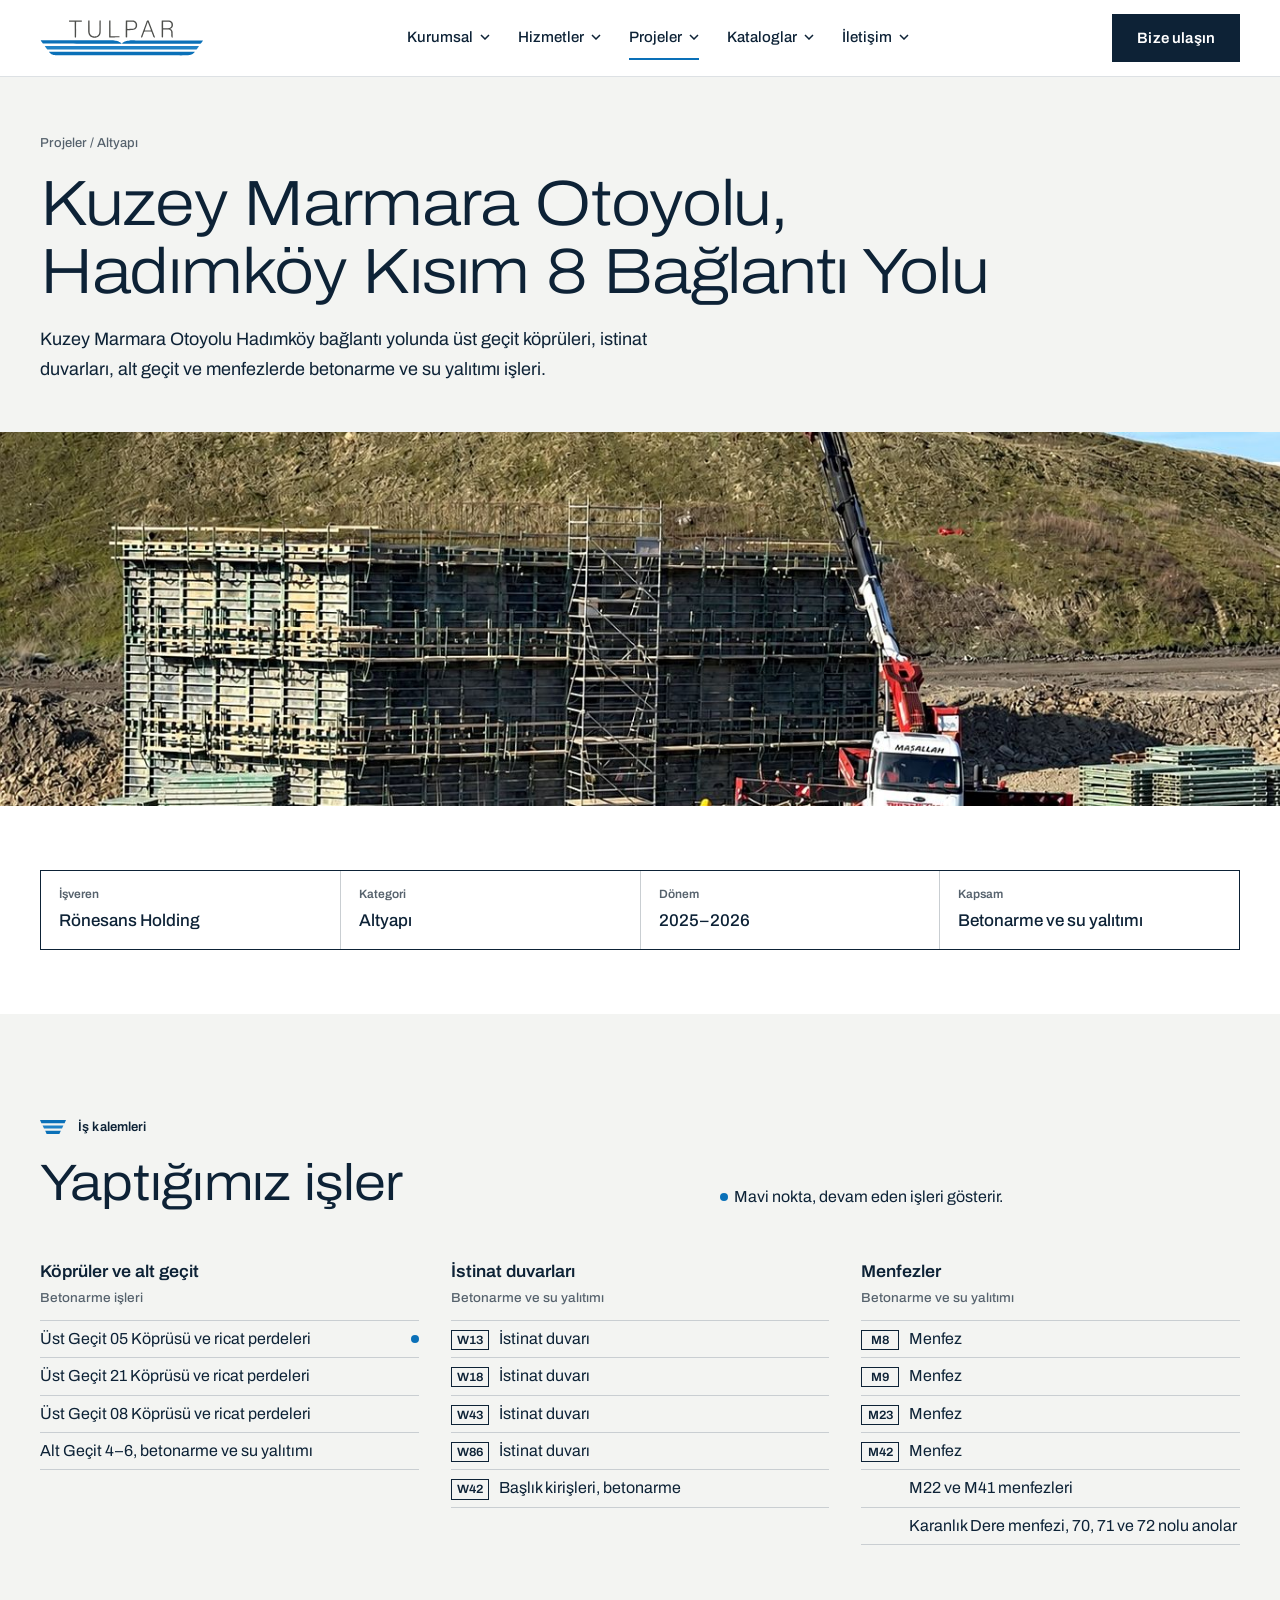
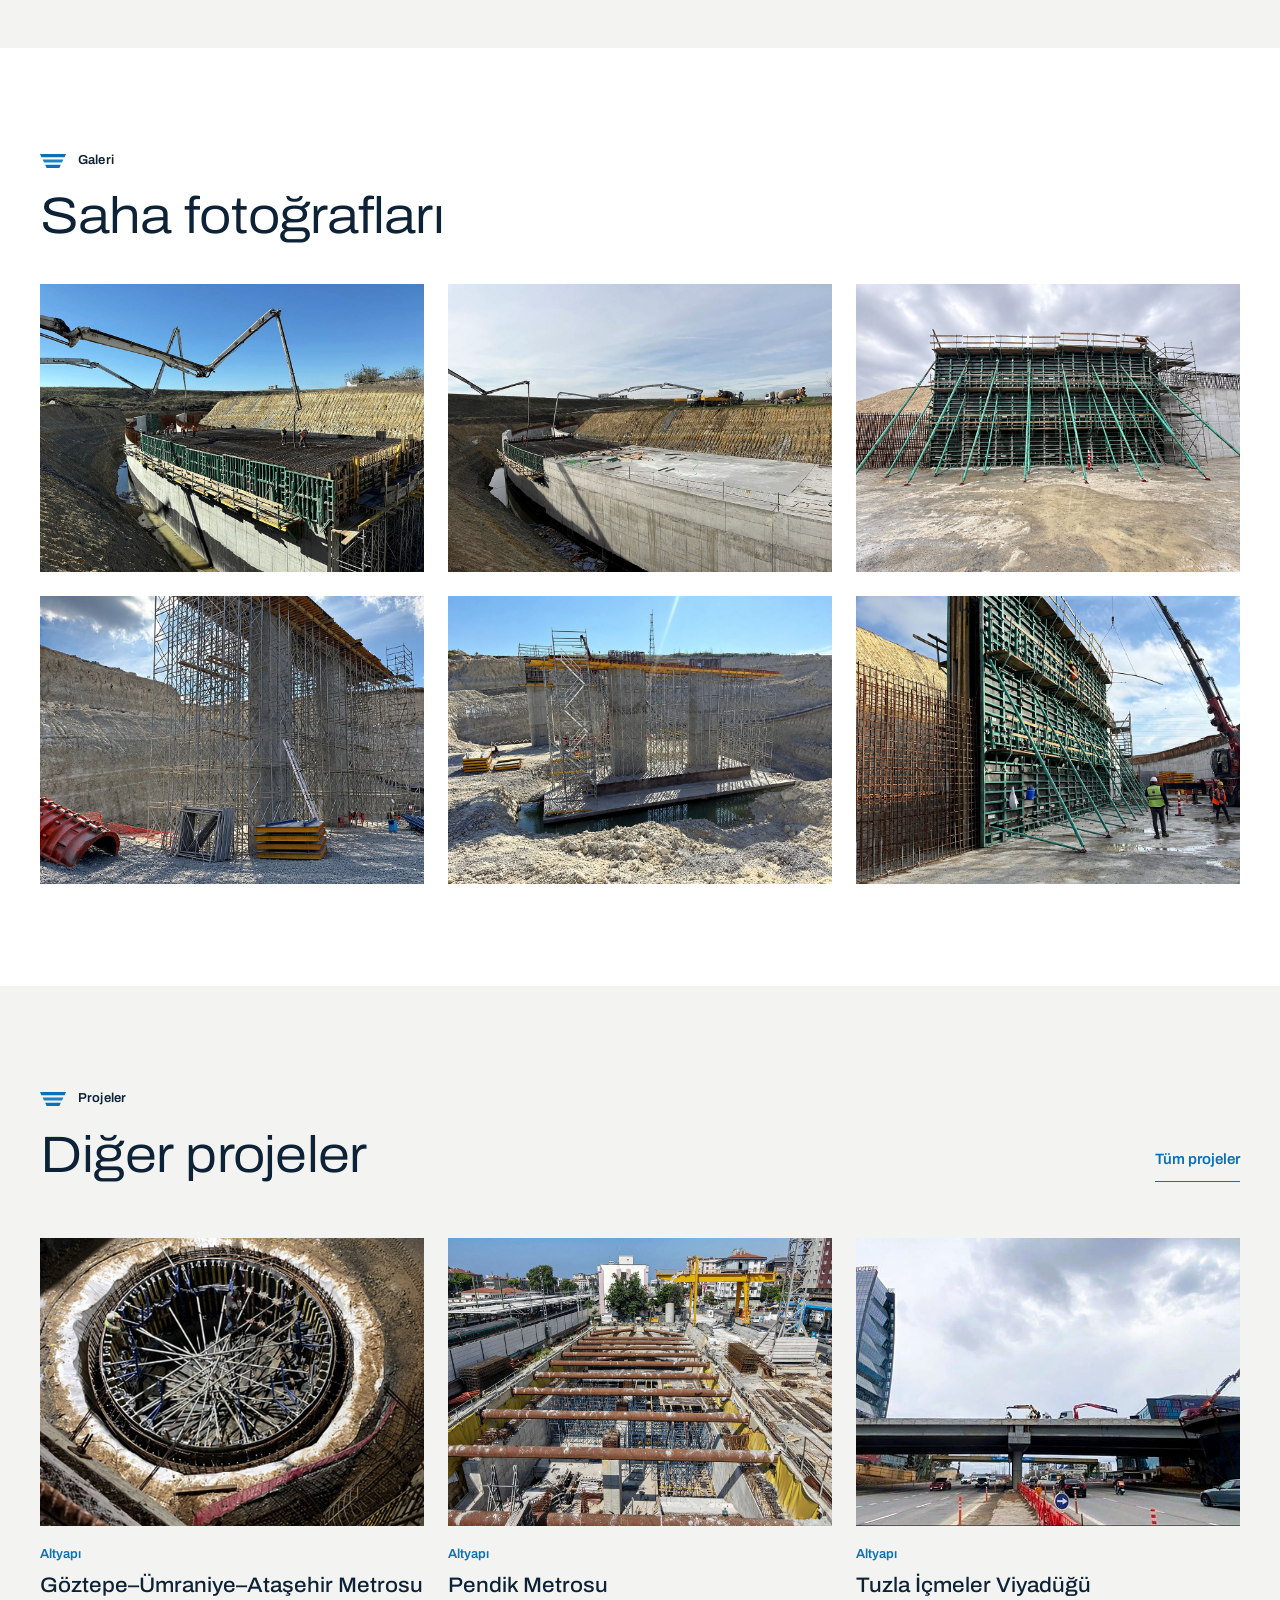
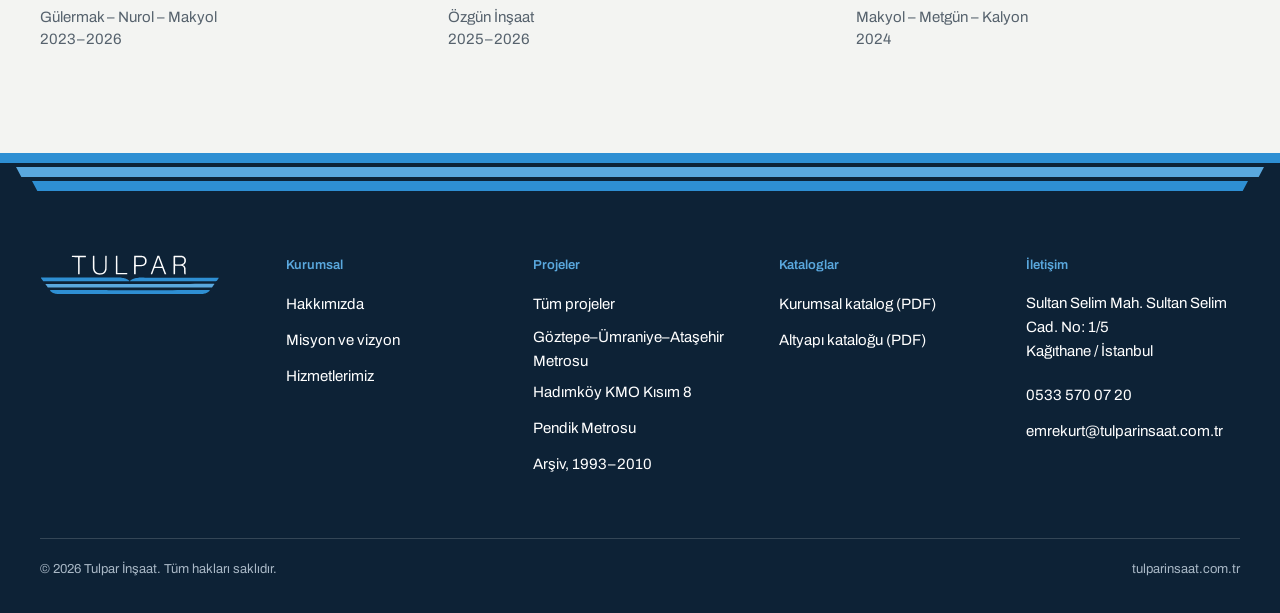
<file: proje-hadimkoy-kmo-kisim-8.html>
<!doctype html>
<html lang="tr">
<head>
<meta charset="utf-8">
<meta name="viewport" content="width=device-width, initial-scale=1">
<title>Kuzey Marmara Otoyolu, Hadımköy Kısım 8 Bağlantı Yolu | Tulpar İnşaat</title>
<meta name="description" content="Kuzey Marmara Otoyolu Hadımköy bağlantı yolunda üst geçit köprüleri, istinat duvarları, alt geçit ve menfezlerde betonarme ve su yalıtımı işleri.">
<link rel="canonical" href="https://tulparinsaat.com.tr/proje-hadimkoy-kmo-kisim-8.html">
<meta property="og:type" content="website">
<meta property="og:locale" content="tr_TR">
<meta property="og:site_name" content="Tulpar İnşaat">
<meta property="og:title" content="Kuzey Marmara Otoyolu, Hadımköy Kısım 8 Bağlantı Yolu | Tulpar İnşaat">
<meta property="og:description" content="Kuzey Marmara Otoyolu Hadımköy bağlantı yolunda üst geçit köprüleri, istinat duvarları, alt geçit ve menfezlerde betonarme ve su yalıtımı işleri.">
<meta property="og:url" content="https://tulparinsaat.com.tr/proje-hadimkoy-kmo-kisim-8.html">
<meta property="og:image" content="https://tulparinsaat.com.tr/assets/img/og.jpg">
<meta name="theme-color" content="#0D2236">
<link rel="icon" href="assets/img/favicon.svg" type="image/svg+xml">
<link rel="icon" href="assets/img/favicon-32.png" sizes="32x32" type="image/png">
<link rel="apple-touch-icon" href="assets/img/apple-touch-icon.png">
<link rel="preconnect" href="https://fonts.googleapis.com">
<link rel="preconnect" href="https://fonts.gstatic.com" crossorigin>
<link rel="stylesheet" href="https://fonts.googleapis.com/css2?family=Archivo:wdth,wght@62..125,100..900&amp;display=swap">
<link rel="stylesheet" href="assets/css/site.css">
<script src="assets/js/site.js" defer></script>
</head>
<body>
<a class="skip" href="#icerik">İçeriğe geç</a>
<header class="site-header"><div class="container"><a class="logo" href="index.html" aria-label="Tulpar İnşaat ana sayfa"><img src="assets/img/logo.svg" alt="Tulpar" width="164" height="36"></a><nav id="site-nav" class="nav" aria-label="Ana menü"><ul class="menu"><li class="menu-item"><button class="menu-btn" type="button" aria-expanded="false" aria-controls="alt-kurumsal">Kurumsal<svg viewBox="0 0 10 6" aria-hidden="true"><path d="M1 1l4 4 4-4" fill="none" stroke="currentColor" stroke-width="1.5"></path></svg></button><div class="submenu" id="alt-kurumsal" hidden><div class="col"><ul><li><a href="kurumsal.html">Hakkımızda</a></li><li><a href="kurumsal.html#misyon">Misyon ve vizyon</a></li><li><a href="kurumsal.html#rakamlar">Rakamlarla Tulpar</a></li><li><a href="index.html#referanslar">Birlikte çalıştığımız firmalar</a></li></ul></div></div></li><li class="menu-item"><button class="menu-btn" type="button" aria-expanded="false" aria-controls="alt-hizmetler">Hizmetler<svg viewBox="0 0 10 6" aria-hidden="true"><path d="M1 1l4 4 4-4" fill="none" stroke="currentColor" stroke-width="1.5"></path></svg></button><div class="submenu" id="alt-hizmetler" hidden><div class="col"><ul><li><a href="index.html#hizmetler">Tüm hizmetler</a></li><li><a href="index.html#hizmet-altyapi">Altyapı</a></li><li><a href="index.html#hizmet-muteahhitlik">Müteahhitlik</a></li><li><a href="index.html#hizmet-guclendirme">Güçlendirme ve dönüşüm</a></li><li><a href="index.html#hizmet-proje">Proje ve tasarım</a></li></ul></div></div></li><li class="menu-item"><button class="menu-btn is-active" type="button" aria-expanded="false" aria-controls="alt-projeler">Projeler<svg viewBox="0 0 10 6" aria-hidden="true"><path d="M1 1l4 4 4-4" fill="none" stroke="currentColor" stroke-width="1.5"></path></svg></button><div class="submenu wide" id="alt-projeler" hidden><div class="col"><span class="label">Kategoriler</span><ul><li><a href="projeler.html">Tüm projeler</a></li><li><a href="projeler.html?kategori=altyapi">Altyapı</a></li><li><a href="projeler.html?kategori=guclendirme">Güçlendirme ve dönüşüm</a></li><li><a href="projeler.html?kategori=muteahhitlik">Müteahhitlik</a></li><li><a href="projeler.html#arsiv">Arşiv, 1993–2010</a></li></ul></div><div class="col"><span class="label">Öne çıkan projeler</span><ul><li><a href="proje-goztepe-umraniye-atasehir-metrosu.html">Göztepe–Ümraniye–Ataşehir Metrosu</a></li><li><a href="proje-hadimkoy-kmo-kisim-8.html">Kuzey Marmara Otoyolu, Hadımköy Kısım 8</a></li><li><a href="proje-pendik-metrosu.html">Pendik Metrosu</a></li></ul></div></div></li><li class="menu-item"><button class="menu-btn" type="button" aria-expanded="false" aria-controls="alt-kataloglar">Kataloglar<svg viewBox="0 0 10 6" aria-hidden="true"><path d="M1 1l4 4 4-4" fill="none" stroke="currentColor" stroke-width="1.5"></path></svg></button><div class="submenu" id="alt-kataloglar" hidden><div class="col"><ul><li><a href="kataloglar/Tulpar-Insaat-Kurumsal-Katalog.pdf" download>Kurumsal katalog (PDF)</a></li><li><a href="kataloglar/Tulpar-Insaat-Altyapi-Katalogu-2025-2026.pdf" download>Altyapı kataloğu (PDF)</a></li><li><a href="index.html#kataloglar">Tüm kataloglar</a></li></ul></div></div></li><li class="menu-item"><button class="menu-btn" type="button" aria-expanded="false" aria-controls="alt-iletisim">İletişim<svg viewBox="0 0 10 6" aria-hidden="true"><path d="M1 1l4 4 4-4" fill="none" stroke="currentColor" stroke-width="1.5"></path></svg></button><div class="submenu" id="alt-iletisim" hidden><div class="col"><ul><li><a href="index.html#iletisim">İletişim bilgileri</a></li><li><a href="mailto:emrekurt@tulparinsaat.com.tr">E-posta gönderin</a></li><li><a href="tel:+905335700720">Hemen arayın</a></li></ul></div></div></li></ul></nav><div style="display:flex;align-items:center;gap:12px"><a class="btn btn-primary header-cta" href="index.html#iletisim">Bize ulaşın</a><button class="menu-toggle" type="button" aria-controls="site-nav" aria-expanded="false" aria-label="Menüyü aç"><svg viewBox="0 0 20 14" aria-hidden="true"><path d="M0 1H20M0 7H20M0 13H20" fill="none" stroke="currentColor" stroke-width="1.6"></path></svg></button></div></div></header>
<main id="icerik">
<section class="section bg-paper" style="padding-top:56px;padding-bottom:48px"><div class="container"><nav class="crumbs" aria-label="Konum"><a href="projeler.html">Projeler</a> / <a href="projeler.html">Altyapı</a></nav><h1 class="h-detail">Kuzey Marmara Otoyolu, Hadımköy Kısım 8 Bağlantı Yolu</h1><p class="lead">Kuzey Marmara Otoyolu Hadımköy bağlantı yolunda üst geçit köprüleri, istinat duvarları, alt geçit ve menfezlerde betonarme ve su yalıtımı işleri.</p></div></section>
<img class="detail-hero" src="assets/img/detay-hadimkoy.jpg" alt="Şev önünde perde kalıbı ve vinç" width="1920" height="560">
<section class="bg-white" style="padding:64px 0"><div class="container"><dl class="antet"><div><dt>İşveren</dt><dd>Rönesans Holding</dd></div><div><dt>Kategori</dt><dd>Altyapı</dd></div><div><dt>Dönem</dt><dd>2025–2026</dd></div><div><dt>Kapsam</dt><dd>Betonarme ve su yalıtımı</dd></div></dl></div></section>
<section class="section bg-paper"><div class="container"><div class="head2"><div><div class="marker"><svg width="26" height="14" viewBox="0 0 26 14" aria-hidden="true"><polygon points="0,0 26,0 24.6,3.2 1.4,3.2" fill="#0A70B8"></polygon><polygon points="2.6,5.4 23.4,5.4 22,8.6 4,8.6" fill="#1F82C6"></polygon><polygon points="5.2,10.8 20.8,10.8 19.4,14 6.6,14" fill="#0A70B8"></polygon></svg><span>İş kalemleri</span></div><h2 class="h-section">Yaptığımız işler</h2></div><div><p style="font-size:16px"><span class="legend-dot" aria-hidden="true"></span>Mavi nokta, devam eden işleri gösterir.</p></div></div><div class="works"><div><h3>Köprüler ve alt geçit<span class="sub">Betonarme işleri</span></h3><ul><li><span>Üst Geçit 05 Köprüsü ve ricat perdeleri</span><span class="dot" title="Devam ediyor"></span></li><li><span>Üst Geçit 21 Köprüsü ve ricat perdeleri</span></li><li><span>Üst Geçit 08 Köprüsü ve ricat perdeleri</span></li><li><span>Alt Geçit 4–6, betonarme ve su yalıtımı</span></li></ul></div><div><h3>İstinat duvarları<span class="sub">Betonarme ve su yalıtımı</span></h3><ul><li><span class="tag">W13</span><span>İstinat duvarı</span></li><li><span class="tag">W18</span><span>İstinat duvarı</span></li><li><span class="tag">W43</span><span>İstinat duvarı</span></li><li><span class="tag">W86</span><span>İstinat duvarı</span></li><li><span class="tag">W42</span><span>Başlık kirişleri, betonarme</span></li></ul></div><div><h3>Menfezler<span class="sub">Betonarme ve su yalıtımı</span></h3><ul><li><span class="tag">M8</span><span>Menfez</span></li><li><span class="tag">M9</span><span>Menfez</span></li><li><span class="tag">M23</span><span>Menfez</span></li><li><span class="tag">M42</span><span>Menfez</span></li><li><span class=tag-empty></span><span>M22 ve M41 menfezleri</span></li><li><span class=tag-empty></span><span>Karanlık Dere menfezi, 70, 71 ve 72 nolu anolar</span></li></ul></div></div></div></section>
<section class="section bg-white"><div class="container"><div class="marker"><svg width="26" height="14" viewBox="0 0 26 14" aria-hidden="true"><polygon points="0,0 26,0 24.6,3.2 1.4,3.2" fill="#0A70B8"></polygon><polygon points="2.6,5.4 23.4,5.4 22,8.6 4,8.6" fill="#1F82C6"></polygon><polygon points="5.2,10.8 20.8,10.8 19.4,14 6.6,14" fill="#0A70B8"></polygon></svg><span>Galeri</span></div><h2 class="h-section">Saha fotoğrafları</h2><div class="gallery"><img src="assets/img/galeri-hadimkoy-1.jpg" alt="Beton pompası ile döküm" width="1200" height="900" loading="lazy"><img src="assets/img/galeri-hadimkoy-2.jpg" alt="Kavisli istinat duvarı" width="1200" height="900" loading="lazy"><img src="assets/img/galeri-hadimkoy-3.jpg" alt="Perde kalıbı ve destekleri" width="1200" height="900" loading="lazy"><img src="assets/img/galeri-hadimkoy-4.jpg" alt="Köprü ayağında iskele" width="1200" height="900" loading="lazy"><img src="assets/img/galeri-hadimkoy-5.jpg" alt="Alt geçit ayağında iskele" width="1200" height="900" loading="lazy"><img src="assets/img/galeri-hadimkoy-6.jpg" alt="İstinat duvarında perde kalıbı ve vinç" width="1200" height="900" loading="lazy"></div></div></section>
<section class="section bg-paper"><div class="container"><div class="head2"><div><div class="marker"><svg width="26" height="14" viewBox="0 0 26 14" aria-hidden="true"><polygon points="0,0 26,0 24.6,3.2 1.4,3.2" fill="#0A70B8"></polygon><polygon points="2.6,5.4 23.4,5.4 22,8.6 4,8.6" fill="#1F82C6"></polygon><polygon points="5.2,10.8 20.8,10.8 19.4,14 6.6,14" fill="#0A70B8"></polygon></svg><span>Projeler</span></div><h2 class="h-section">Diğer projeler</h2></div><div><div class="right-end"><a class="more" href="projeler.html">Tüm projeler</a></div></div></div><div class="cards"><article class="card" data-cat="altyapi"><a class="media" href="proje-goztepe-umraniye-atasehir-metrosu.html"><img src="assets/img/proje-goztepe.jpg" alt="Metro şaftında dairesel kalıp, yukarıdan" width="1200" height="900" loading="lazy"></a><span class="cat">Altyapı</span><h3><a href="proje-goztepe-umraniye-atasehir-metrosu.html">Göztepe–Ümraniye–Ataşehir Metrosu</a></h3><p>Gülermak – Nurol – Makyol<br>2023–2026</p></article><article class="card" data-cat="altyapi"><a class="media" href="proje-pendik-metrosu.html"><img src="assets/img/proje-pendik.jpg" alt="Aç-kapa istasyon kazısında iksa" width="1200" height="900" loading="lazy"></a><span class="cat">Altyapı</span><h3><a href="proje-pendik-metrosu.html">Pendik Metrosu</a></h3><p>Özgün İnşaat<br>2025–2026</p></article><article class="card" data-cat="altyapi"><div class="media"><img src="assets/img/proje-tuzla.jpg" alt="Tuzla İçmeler Viyadüğü" width="1200" height="900" loading="lazy"></div><span class="cat">Altyapı</span><h3>Tuzla İçmeler Viyadüğü</h3><p>Makyol – Metgün – Kalyon<br>2024</p></article></div></div></section>
</main>
<footer class="site-footer"><svg class="band" viewBox="0 0 1440 38" preserveAspectRatio="none" aria-hidden="true"><polygon points="0,0 1440,0 1440,10 0,10" fill="#2E8FD3"></polygon><polygon points="18,14 1422,14 1416,24 24,24" fill="#5AA8DE"></polygon><polygon points="36,28 1404,28 1398,38 42,38" fill="#2E8FD3"></polygon></svg><div class="container"><div class="footer-grid"><div><a class="footer-logo" href="index.html" aria-label="Tulpar İnşaat ana sayfa"><img src="assets/img/logo-beyaz.svg" alt="Tulpar" width="180" height="40"></a></div><nav aria-label="Kurumsal"><h2>Kurumsal</h2><ul><li><a href="kurumsal.html">Hakkımızda</a></li><li><a href="kurumsal.html#misyon">Misyon ve vizyon</a></li><li><a href="index.html#hizmetler">Hizmetlerimiz</a></li></ul></nav><nav aria-label="Projeler"><h2>Projeler</h2><ul><li><a href="projeler.html">Tüm projeler</a></li><li><a href="proje-goztepe-umraniye-atasehir-metrosu.html">Göztepe–Ümraniye–Ataşehir Metrosu</a></li><li><a href="proje-hadimkoy-kmo-kisim-8.html">Hadımköy KMO Kısım 8</a></li><li><a href="proje-pendik-metrosu.html">Pendik Metrosu</a></li><li><a href="projeler.html#arsiv">Arşiv, 1993–2010</a></li></ul></nav><nav aria-label="Kataloglar"><h2>Kataloglar</h2><ul><li><a href="kataloglar/Tulpar-Insaat-Kurumsal-Katalog.pdf">Kurumsal katalog (PDF)</a></li><li><a href="kataloglar/Tulpar-Insaat-Altyapi-Katalogu-2025-2026.pdf">Altyapı kataloğu (PDF)</a></li></ul></nav><div><h2>İletişim</h2><p>Sultan Selim Mah. Sultan Selim Cad. No: 1/5<br>Kağıthane / İstanbul</p><p><a href="tel:+905335700720">0533 570 07 20</a><br><a href="mailto:emrekurt@tulparinsaat.com.tr" style="overflow-wrap:anywhere">emrekurt@tulparinsaat.com.tr</a></p></div></div><div class="footer-bottom"><span>© 2026 Tulpar İnşaat. Tüm hakları saklıdır.</span><span>tulparinsaat.com.tr</span></div></div></footer>
</body>
</html>
</file>
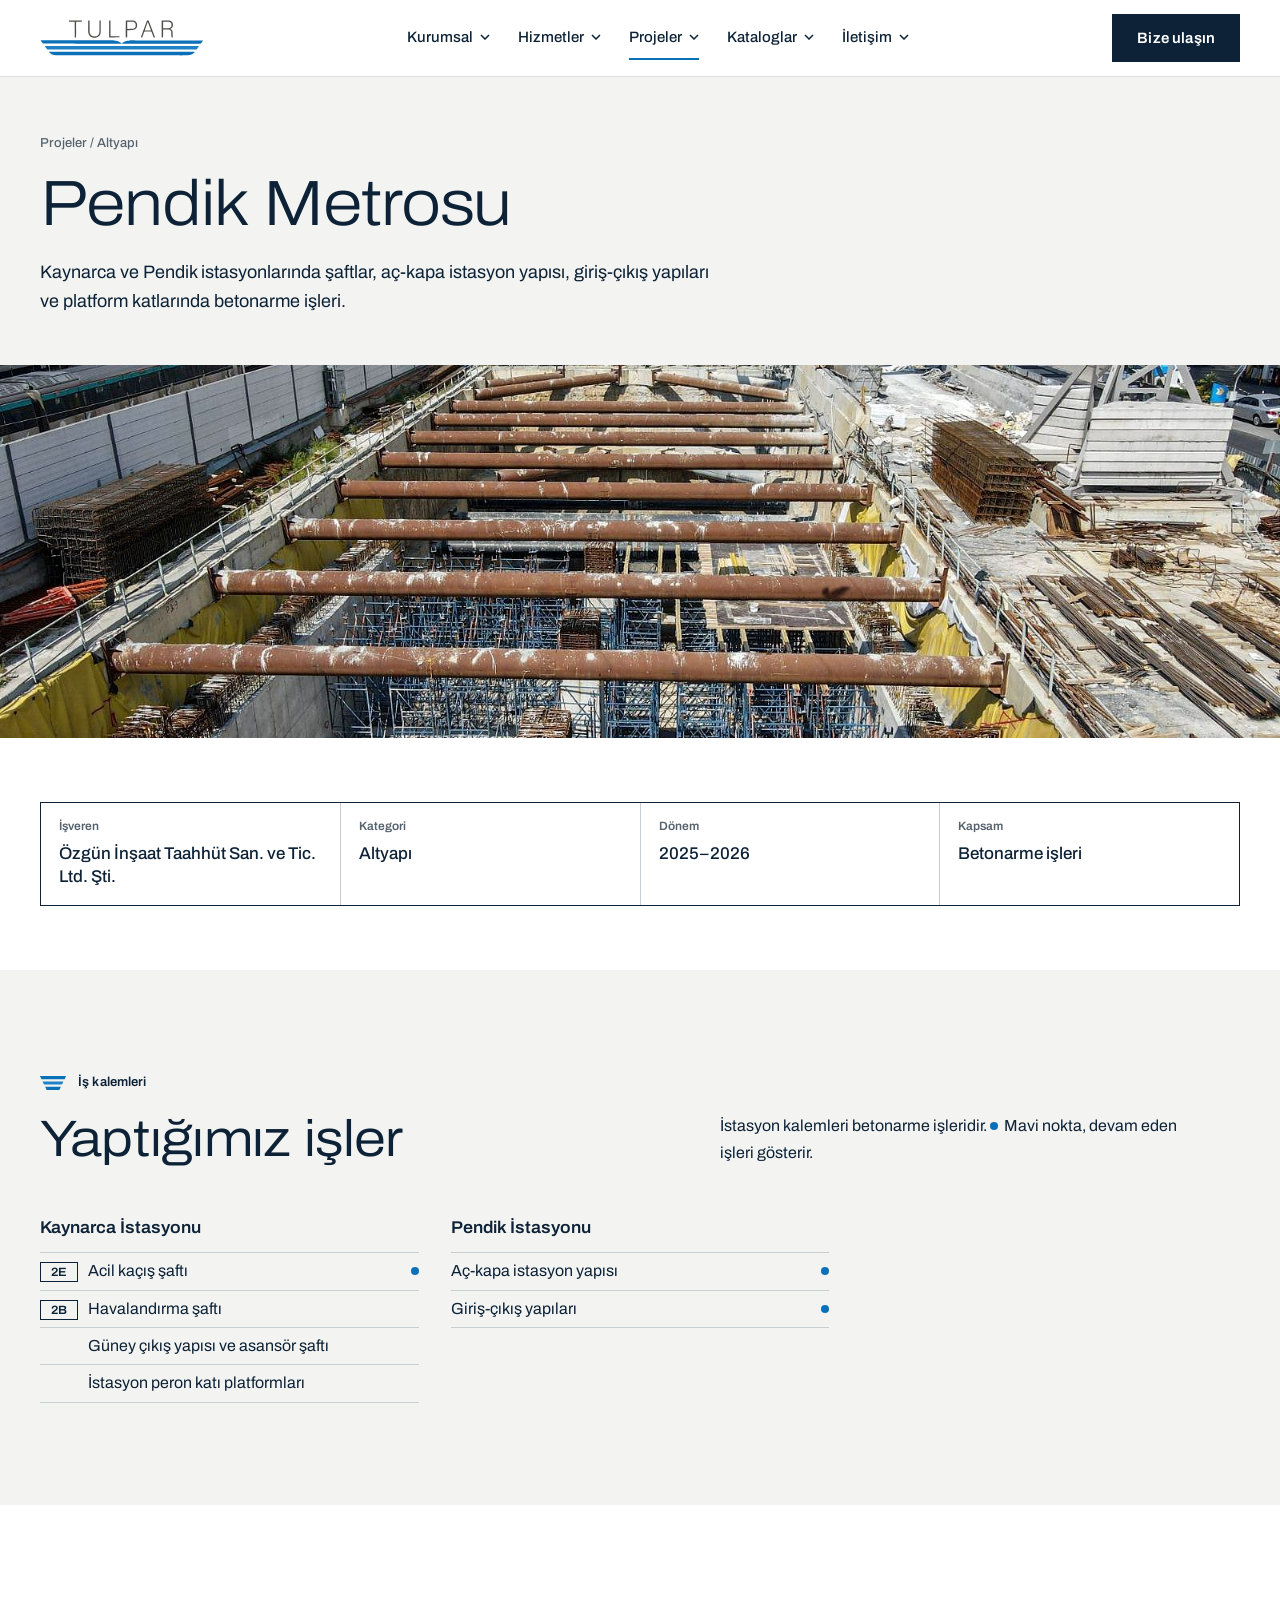
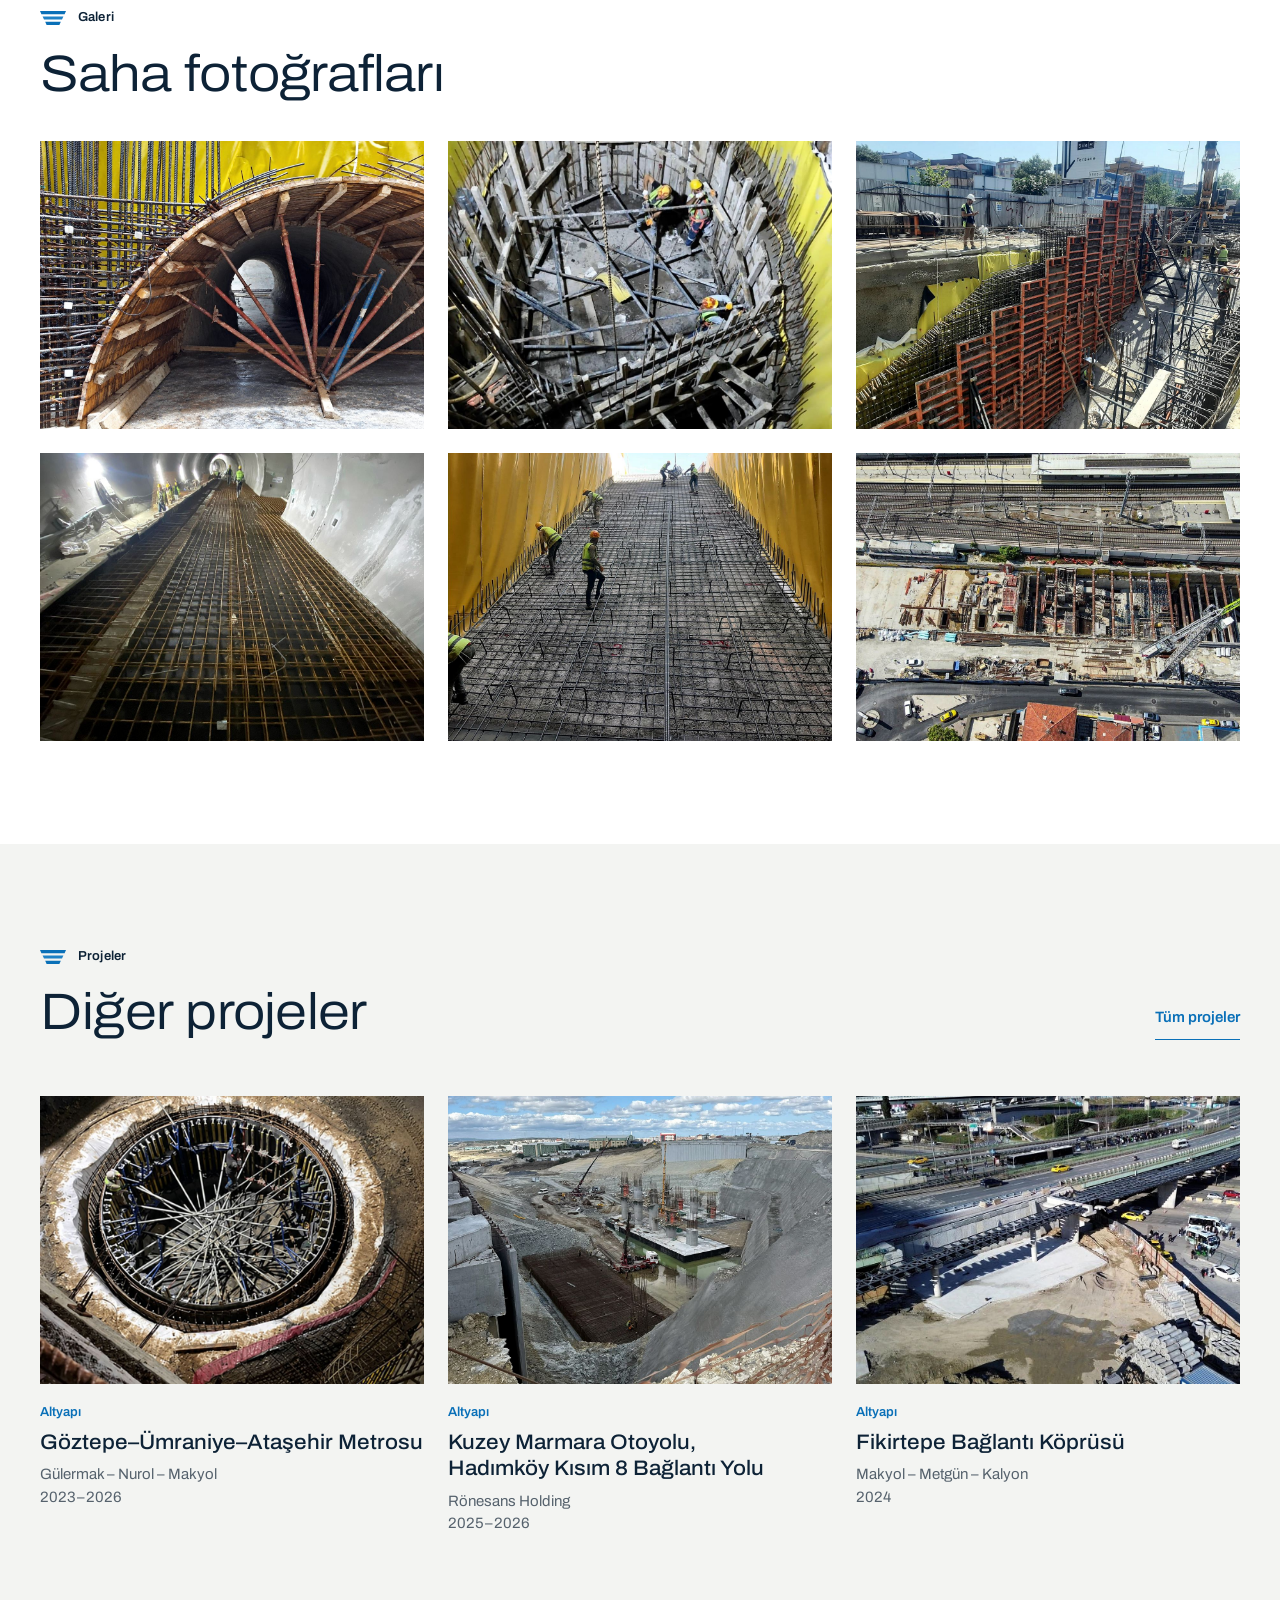
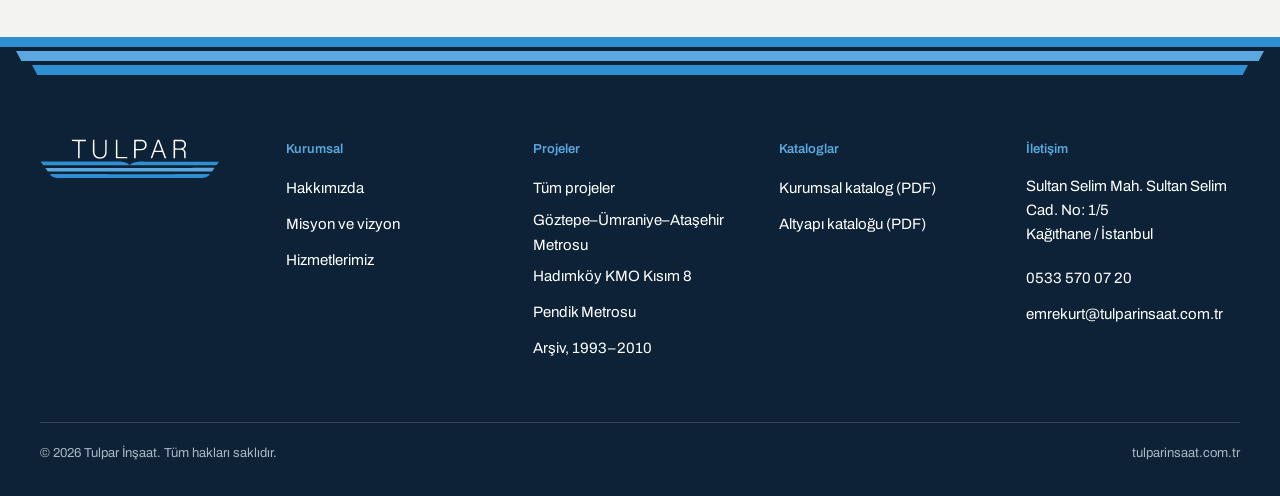
<file: proje-pendik-metrosu.html>
<!doctype html>
<html lang="tr">
<head>
<meta charset="utf-8">
<meta name="viewport" content="width=device-width, initial-scale=1">
<title>Pendik Metrosu | Tulpar İnşaat</title>
<meta name="description" content="Kaynarca ve Pendik istasyonlarında şaftlar, aç-kapa istasyon yapısı, giriş-çıkış yapıları ve platform katlarında betonarme işleri.">
<link rel="canonical" href="https://tulparinsaat.com.tr/proje-pendik-metrosu.html">
<meta property="og:type" content="website">
<meta property="og:locale" content="tr_TR">
<meta property="og:site_name" content="Tulpar İnşaat">
<meta property="og:title" content="Pendik Metrosu | Tulpar İnşaat">
<meta property="og:description" content="Kaynarca ve Pendik istasyonlarında şaftlar, aç-kapa istasyon yapısı, giriş-çıkış yapıları ve platform katlarında betonarme işleri.">
<meta property="og:url" content="https://tulparinsaat.com.tr/proje-pendik-metrosu.html">
<meta property="og:image" content="https://tulparinsaat.com.tr/assets/img/og.jpg">
<meta name="theme-color" content="#0D2236">
<link rel="icon" href="assets/img/favicon.svg" type="image/svg+xml">
<link rel="icon" href="assets/img/favicon-32.png" sizes="32x32" type="image/png">
<link rel="apple-touch-icon" href="assets/img/apple-touch-icon.png">
<link rel="preconnect" href="https://fonts.googleapis.com">
<link rel="preconnect" href="https://fonts.gstatic.com" crossorigin>
<link rel="stylesheet" href="https://fonts.googleapis.com/css2?family=Archivo:wdth,wght@62..125,100..900&amp;display=swap">
<link rel="stylesheet" href="assets/css/site.css">
<script src="assets/js/site.js" defer></script>
</head>
<body>
<a class="skip" href="#icerik">İçeriğe geç</a>
<header class="site-header"><div class="container"><a class="logo" href="index.html" aria-label="Tulpar İnşaat ana sayfa"><img src="assets/img/logo.svg" alt="Tulpar" width="164" height="36"></a><nav id="site-nav" class="nav" aria-label="Ana menü"><ul class="menu"><li class="menu-item"><button class="menu-btn" type="button" aria-expanded="false" aria-controls="alt-kurumsal">Kurumsal<svg viewBox="0 0 10 6" aria-hidden="true"><path d="M1 1l4 4 4-4" fill="none" stroke="currentColor" stroke-width="1.5"></path></svg></button><div class="submenu" id="alt-kurumsal" hidden><div class="col"><ul><li><a href="kurumsal.html">Hakkımızda</a></li><li><a href="kurumsal.html#misyon">Misyon ve vizyon</a></li><li><a href="kurumsal.html#rakamlar">Rakamlarla Tulpar</a></li><li><a href="index.html#referanslar">Birlikte çalıştığımız firmalar</a></li></ul></div></div></li><li class="menu-item"><button class="menu-btn" type="button" aria-expanded="false" aria-controls="alt-hizmetler">Hizmetler<svg viewBox="0 0 10 6" aria-hidden="true"><path d="M1 1l4 4 4-4" fill="none" stroke="currentColor" stroke-width="1.5"></path></svg></button><div class="submenu" id="alt-hizmetler" hidden><div class="col"><ul><li><a href="index.html#hizmetler">Tüm hizmetler</a></li><li><a href="index.html#hizmet-altyapi">Altyapı</a></li><li><a href="index.html#hizmet-muteahhitlik">Müteahhitlik</a></li><li><a href="index.html#hizmet-guclendirme">Güçlendirme ve dönüşüm</a></li><li><a href="index.html#hizmet-proje">Proje ve tasarım</a></li></ul></div></div></li><li class="menu-item"><button class="menu-btn is-active" type="button" aria-expanded="false" aria-controls="alt-projeler">Projeler<svg viewBox="0 0 10 6" aria-hidden="true"><path d="M1 1l4 4 4-4" fill="none" stroke="currentColor" stroke-width="1.5"></path></svg></button><div class="submenu wide" id="alt-projeler" hidden><div class="col"><span class="label">Kategoriler</span><ul><li><a href="projeler.html">Tüm projeler</a></li><li><a href="projeler.html?kategori=altyapi">Altyapı</a></li><li><a href="projeler.html?kategori=guclendirme">Güçlendirme ve dönüşüm</a></li><li><a href="projeler.html?kategori=muteahhitlik">Müteahhitlik</a></li><li><a href="projeler.html#arsiv">Arşiv, 1993–2010</a></li></ul></div><div class="col"><span class="label">Öne çıkan projeler</span><ul><li><a href="proje-goztepe-umraniye-atasehir-metrosu.html">Göztepe–Ümraniye–Ataşehir Metrosu</a></li><li><a href="proje-hadimkoy-kmo-kisim-8.html">Kuzey Marmara Otoyolu, Hadımköy Kısım 8</a></li><li><a href="proje-pendik-metrosu.html">Pendik Metrosu</a></li></ul></div></div></li><li class="menu-item"><button class="menu-btn" type="button" aria-expanded="false" aria-controls="alt-kataloglar">Kataloglar<svg viewBox="0 0 10 6" aria-hidden="true"><path d="M1 1l4 4 4-4" fill="none" stroke="currentColor" stroke-width="1.5"></path></svg></button><div class="submenu" id="alt-kataloglar" hidden><div class="col"><ul><li><a href="kataloglar/Tulpar-Insaat-Kurumsal-Katalog.pdf" download>Kurumsal katalog (PDF)</a></li><li><a href="kataloglar/Tulpar-Insaat-Altyapi-Katalogu-2025-2026.pdf" download>Altyapı kataloğu (PDF)</a></li><li><a href="index.html#kataloglar">Tüm kataloglar</a></li></ul></div></div></li><li class="menu-item"><button class="menu-btn" type="button" aria-expanded="false" aria-controls="alt-iletisim">İletişim<svg viewBox="0 0 10 6" aria-hidden="true"><path d="M1 1l4 4 4-4" fill="none" stroke="currentColor" stroke-width="1.5"></path></svg></button><div class="submenu" id="alt-iletisim" hidden><div class="col"><ul><li><a href="index.html#iletisim">İletişim bilgileri</a></li><li><a href="mailto:emrekurt@tulparinsaat.com.tr">E-posta gönderin</a></li><li><a href="tel:+905335700720">Hemen arayın</a></li></ul></div></div></li></ul></nav><div style="display:flex;align-items:center;gap:12px"><a class="btn btn-primary header-cta" href="index.html#iletisim">Bize ulaşın</a><button class="menu-toggle" type="button" aria-controls="site-nav" aria-expanded="false" aria-label="Menüyü aç"><svg viewBox="0 0 20 14" aria-hidden="true"><path d="M0 1H20M0 7H20M0 13H20" fill="none" stroke="currentColor" stroke-width="1.6"></path></svg></button></div></div></header>
<main id="icerik">
<section class="section bg-paper" style="padding-top:56px;padding-bottom:48px"><div class="container"><nav class="crumbs" aria-label="Konum"><a href="projeler.html">Projeler</a> / <a href="projeler.html">Altyapı</a></nav><h1 class="h-detail">Pendik Metrosu</h1><p class="lead">Kaynarca ve Pendik istasyonlarında şaftlar, aç-kapa istasyon yapısı, giriş-çıkış yapıları ve platform katlarında betonarme işleri.</p></div></section>
<img class="detail-hero" src="assets/img/detay-pendik.jpg" alt="Aç-kapa istasyon kazısında iksa" width="1920" height="560">
<section class="bg-white" style="padding:64px 0"><div class="container"><dl class="antet"><div><dt>İşveren</dt><dd>Özgün İnşaat Taahhüt San. ve Tic. Ltd. Şti.</dd></div><div><dt>Kategori</dt><dd>Altyapı</dd></div><div><dt>Dönem</dt><dd>2025–2026</dd></div><div><dt>Kapsam</dt><dd>Betonarme işleri</dd></div></dl></div></section>
<section class="section bg-paper"><div class="container"><div class="head2"><div><div class="marker"><svg width="26" height="14" viewBox="0 0 26 14" aria-hidden="true"><polygon points="0,0 26,0 24.6,3.2 1.4,3.2" fill="#0A70B8"></polygon><polygon points="2.6,5.4 23.4,5.4 22,8.6 4,8.6" fill="#1F82C6"></polygon><polygon points="5.2,10.8 20.8,10.8 19.4,14 6.6,14" fill="#0A70B8"></polygon></svg><span>İş kalemleri</span></div><h2 class="h-section">Yaptığımız işler</h2></div><div><p style="font-size:16px">İstasyon kalemleri betonarme işleridir. <span class="legend-dot" aria-hidden="true"></span>Mavi nokta, devam eden işleri gösterir.</p></div></div><div class="works"><div><h3>Kaynarca İstasyonu</h3><ul><li><span class="tag">2E</span><span>Acil kaçış şaftı</span><span class="dot" title="Devam ediyor"></span></li><li><span class="tag">2B</span><span>Havalandırma şaftı</span></li><li><span class=tag-empty></span><span>Güney çıkış yapısı ve asansör şaftı</span></li><li><span class=tag-empty></span><span>İstasyon peron katı platformları</span></li></ul></div><div><h3>Pendik İstasyonu</h3><ul><li><span>Aç-kapa istasyon yapısı</span><span class="dot" title="Devam ediyor"></span></li><li><span>Giriş-çıkış yapıları</span><span class="dot" title="Devam ediyor"></span></li></ul></div></div></div></section>
<section class="section bg-white"><div class="container"><div class="marker"><svg width="26" height="14" viewBox="0 0 26 14" aria-hidden="true"><polygon points="0,0 26,0 24.6,3.2 1.4,3.2" fill="#0A70B8"></polygon><polygon points="2.6,5.4 23.4,5.4 22,8.6 4,8.6" fill="#1F82C6"></polygon><polygon points="5.2,10.8 20.8,10.8 19.4,14 6.6,14" fill="#0A70B8"></polygon></svg><span>Galeri</span></div><h2 class="h-section">Saha fotoğrafları</h2><div class="gallery"><img src="assets/img/galeri-pendik-1.jpg" alt="Tünel ağzında ışınsal kalıp destekleri" width="1200" height="900" loading="lazy"><img src="assets/img/galeri-pendik-2.jpg" alt="Şaftta kalıp ve iskele" width="1200" height="900" loading="lazy"><img src="assets/img/galeri-pendik-3.jpg" alt="Perde kalıbı destekleri" width="1200" height="900" loading="lazy"><img src="assets/img/galeri-pendik-4.jpg" alt="Tünel tabanında donatı" width="1200" height="900" loading="lazy"><img src="assets/img/galeri-pendik-5.jpg" alt="Rampa döşemesinde donatı" width="1200" height="900" loading="lazy"><img src="assets/img/galeri-pendik-6.jpg" alt="Raylı sistem yanında aç-kapa kazısı" width="1200" height="900" loading="lazy"></div></div></section>
<section class="section bg-paper"><div class="container"><div class="head2"><div><div class="marker"><svg width="26" height="14" viewBox="0 0 26 14" aria-hidden="true"><polygon points="0,0 26,0 24.6,3.2 1.4,3.2" fill="#0A70B8"></polygon><polygon points="2.6,5.4 23.4,5.4 22,8.6 4,8.6" fill="#1F82C6"></polygon><polygon points="5.2,10.8 20.8,10.8 19.4,14 6.6,14" fill="#0A70B8"></polygon></svg><span>Projeler</span></div><h2 class="h-section">Diğer projeler</h2></div><div><div class="right-end"><a class="more" href="projeler.html">Tüm projeler</a></div></div></div><div class="cards"><article class="card" data-cat="altyapi"><a class="media" href="proje-goztepe-umraniye-atasehir-metrosu.html"><img src="assets/img/proje-goztepe.jpg" alt="Metro şaftında dairesel kalıp, yukarıdan" width="1200" height="900" loading="lazy"></a><span class="cat">Altyapı</span><h3><a href="proje-goztepe-umraniye-atasehir-metrosu.html">Göztepe–Ümraniye–Ataşehir Metrosu</a></h3><p>Gülermak – Nurol – Makyol<br>2023–2026</p></article><article class="card" data-cat="altyapi"><a class="media" href="proje-hadimkoy-kmo-kisim-8.html"><img src="assets/img/proje-kmo.jpg" alt="Köprü ayakları, temel donatısı ve vinçler" width="1200" height="900" loading="lazy"></a><span class="cat">Altyapı</span><h3><a href="proje-hadimkoy-kmo-kisim-8.html">Kuzey Marmara Otoyolu, Hadımköy Kısım 8 Bağlantı Yolu</a></h3><p>Rönesans Holding<br>2025–2026</p></article><article class="card" data-cat="altyapi"><div class="media"><img src="assets/img/proje-fikirtepe.jpg" alt="Fikirtepe Bağlantı Köprüsü, havadan" width="1200" height="900" loading="lazy"></div><span class="cat">Altyapı</span><h3>Fikirtepe Bağlantı Köprüsü</h3><p>Makyol – Metgün – Kalyon<br>2024</p></article></div></div></section>
</main>
<footer class="site-footer"><svg class="band" viewBox="0 0 1440 38" preserveAspectRatio="none" aria-hidden="true"><polygon points="0,0 1440,0 1440,10 0,10" fill="#2E8FD3"></polygon><polygon points="18,14 1422,14 1416,24 24,24" fill="#5AA8DE"></polygon><polygon points="36,28 1404,28 1398,38 42,38" fill="#2E8FD3"></polygon></svg><div class="container"><div class="footer-grid"><div><a class="footer-logo" href="index.html" aria-label="Tulpar İnşaat ana sayfa"><img src="assets/img/logo-beyaz.svg" alt="Tulpar" width="180" height="40"></a></div><nav aria-label="Kurumsal"><h2>Kurumsal</h2><ul><li><a href="kurumsal.html">Hakkımızda</a></li><li><a href="kurumsal.html#misyon">Misyon ve vizyon</a></li><li><a href="index.html#hizmetler">Hizmetlerimiz</a></li></ul></nav><nav aria-label="Projeler"><h2>Projeler</h2><ul><li><a href="projeler.html">Tüm projeler</a></li><li><a href="proje-goztepe-umraniye-atasehir-metrosu.html">Göztepe–Ümraniye–Ataşehir Metrosu</a></li><li><a href="proje-hadimkoy-kmo-kisim-8.html">Hadımköy KMO Kısım 8</a></li><li><a href="proje-pendik-metrosu.html">Pendik Metrosu</a></li><li><a href="projeler.html#arsiv">Arşiv, 1993–2010</a></li></ul></nav><nav aria-label="Kataloglar"><h2>Kataloglar</h2><ul><li><a href="kataloglar/Tulpar-Insaat-Kurumsal-Katalog.pdf">Kurumsal katalog (PDF)</a></li><li><a href="kataloglar/Tulpar-Insaat-Altyapi-Katalogu-2025-2026.pdf">Altyapı kataloğu (PDF)</a></li></ul></nav><div><h2>İletişim</h2><p>Sultan Selim Mah. Sultan Selim Cad. No: 1/5<br>Kağıthane / İstanbul</p><p><a href="tel:+905335700720">0533 570 07 20</a><br><a href="mailto:emrekurt@tulparinsaat.com.tr" style="overflow-wrap:anywhere">emrekurt@tulparinsaat.com.tr</a></p></div></div><div class="footer-bottom"><span>© 2026 Tulpar İnşaat. Tüm hakları saklıdır.</span><span>tulparinsaat.com.tr</span></div></div></footer>
</body>
</html>
</file>
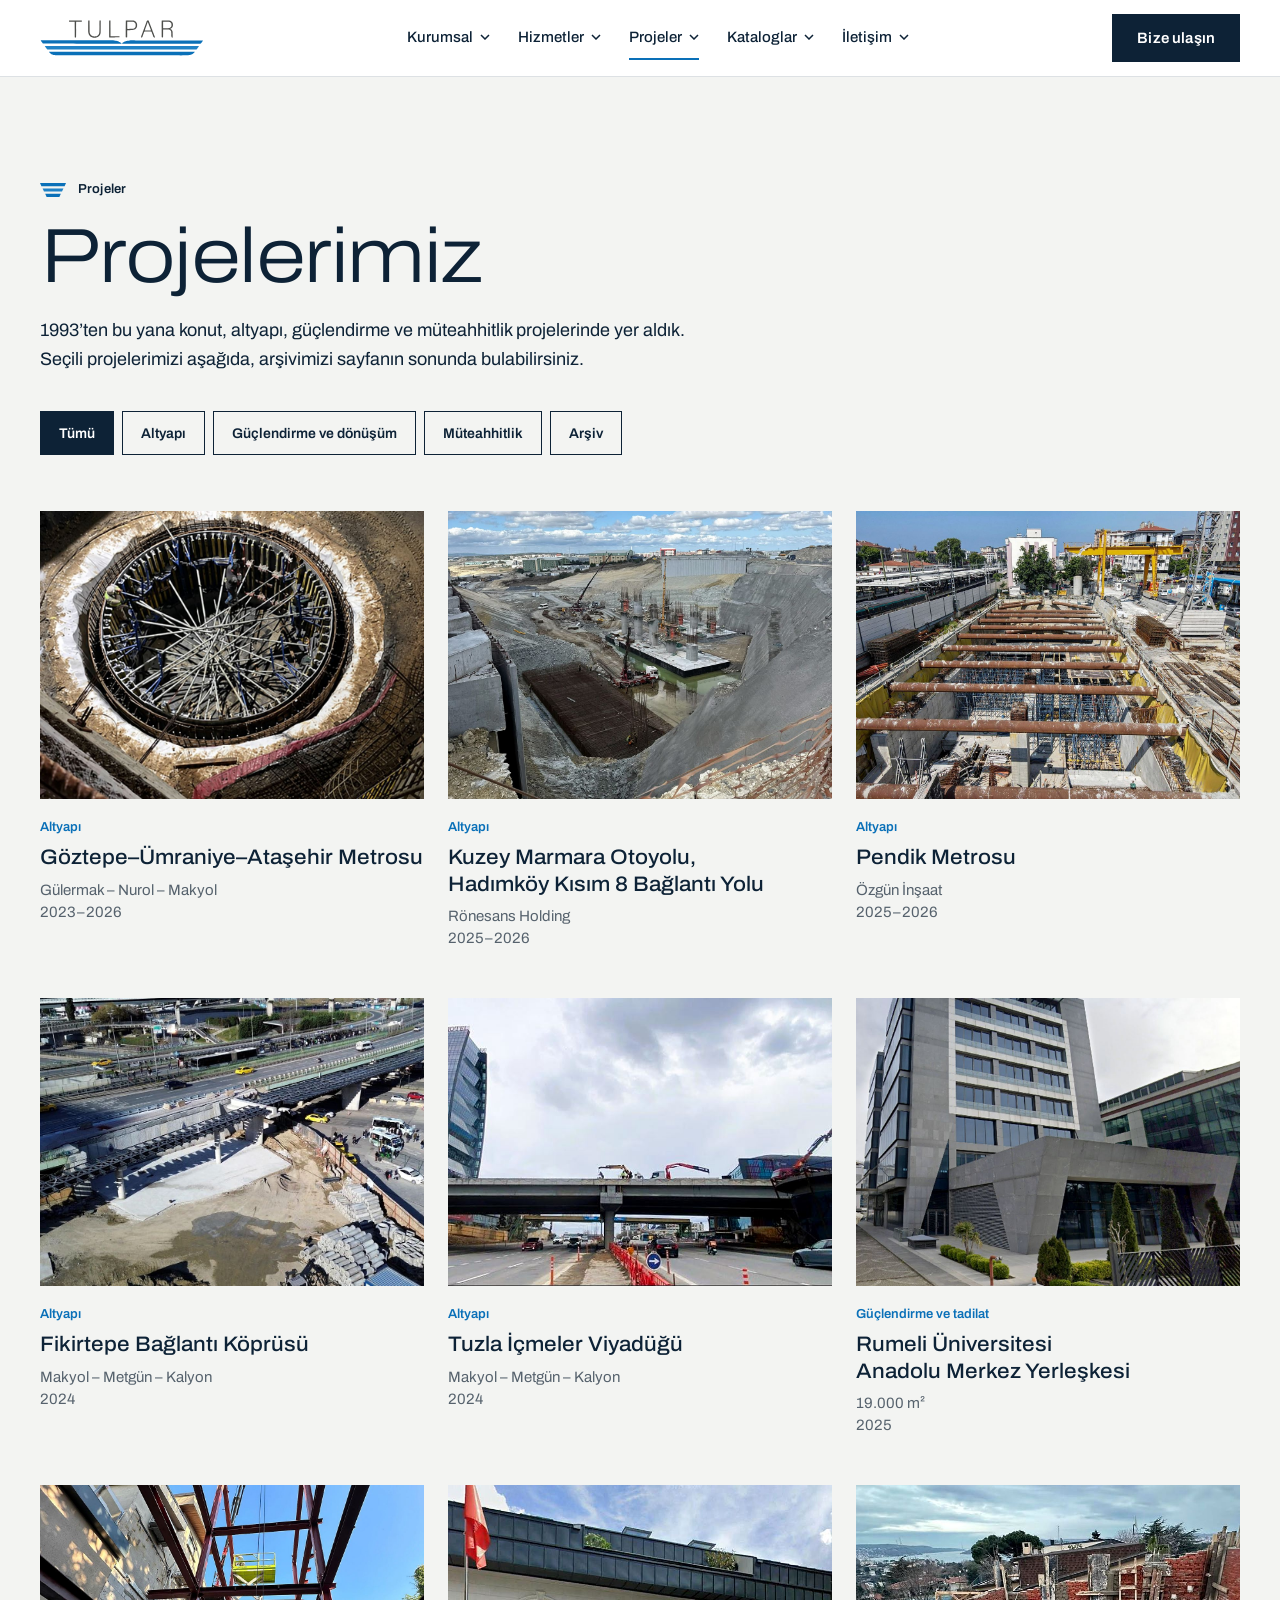
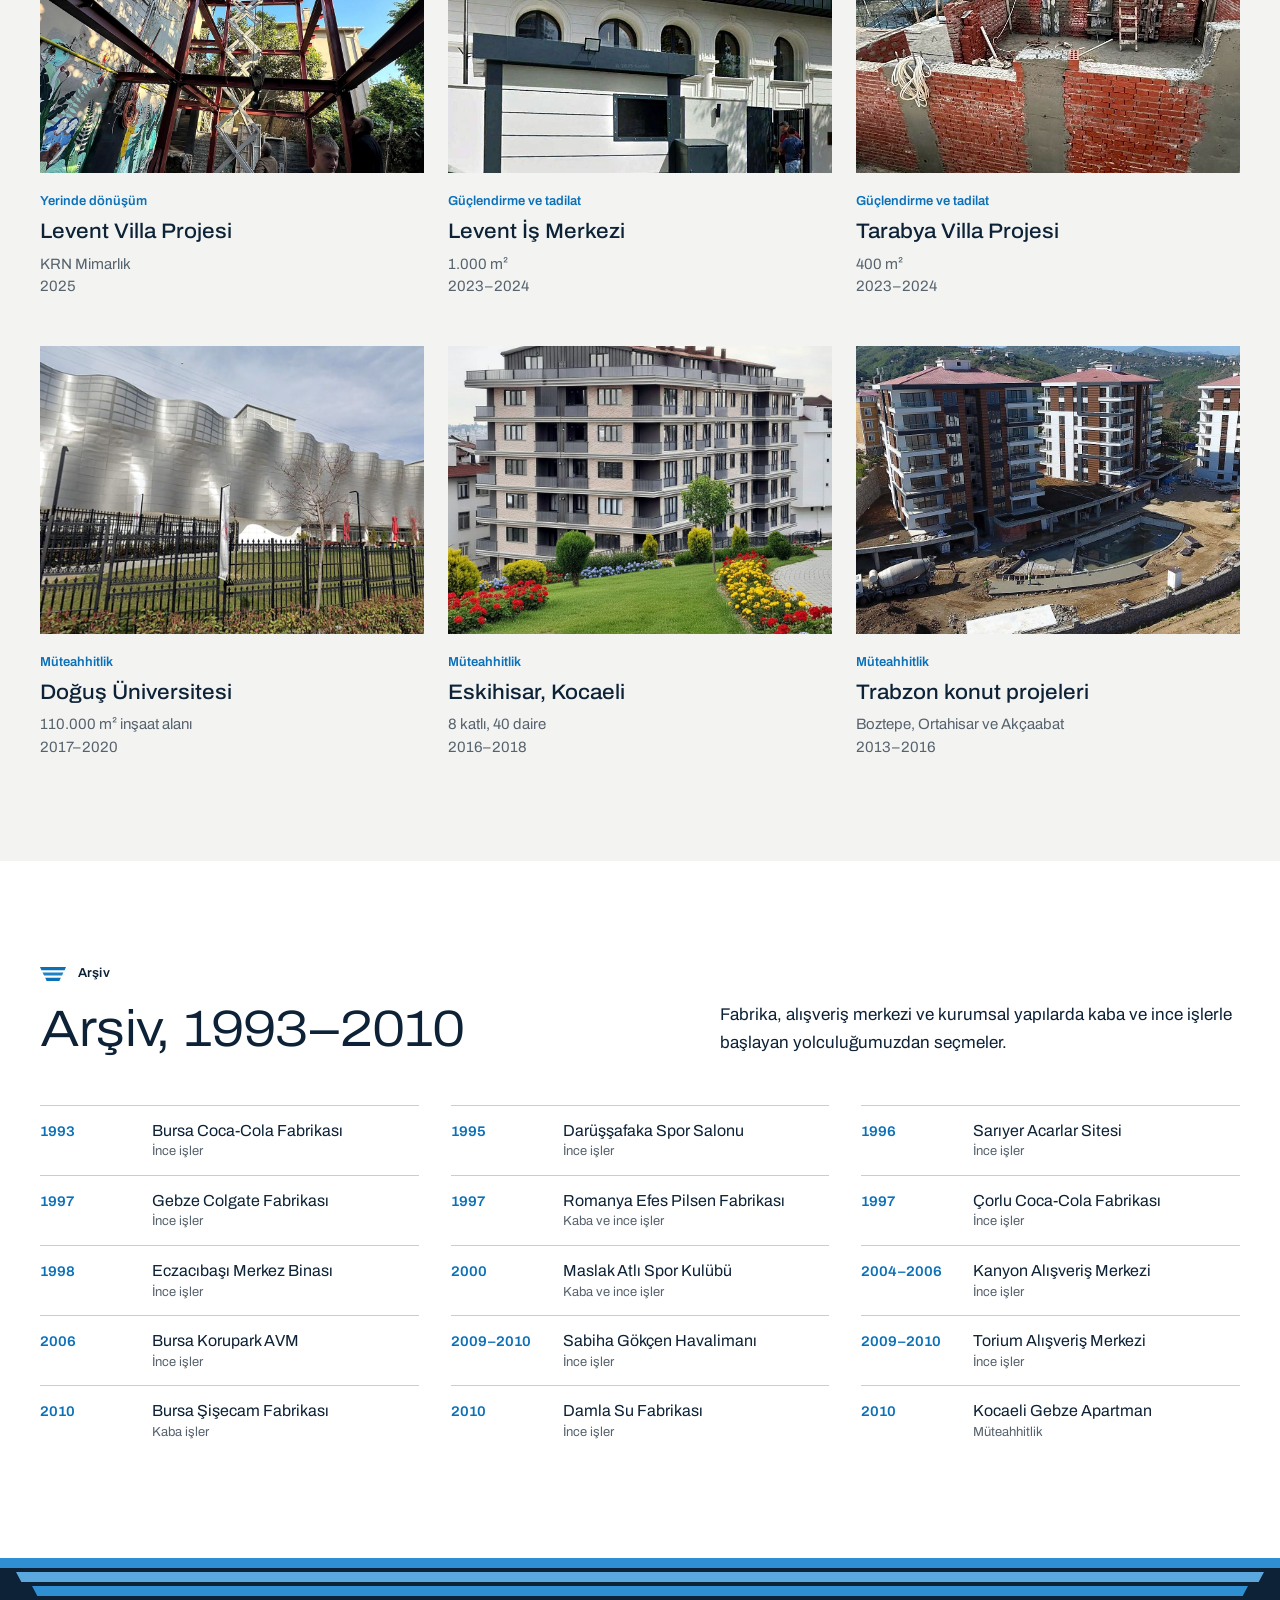
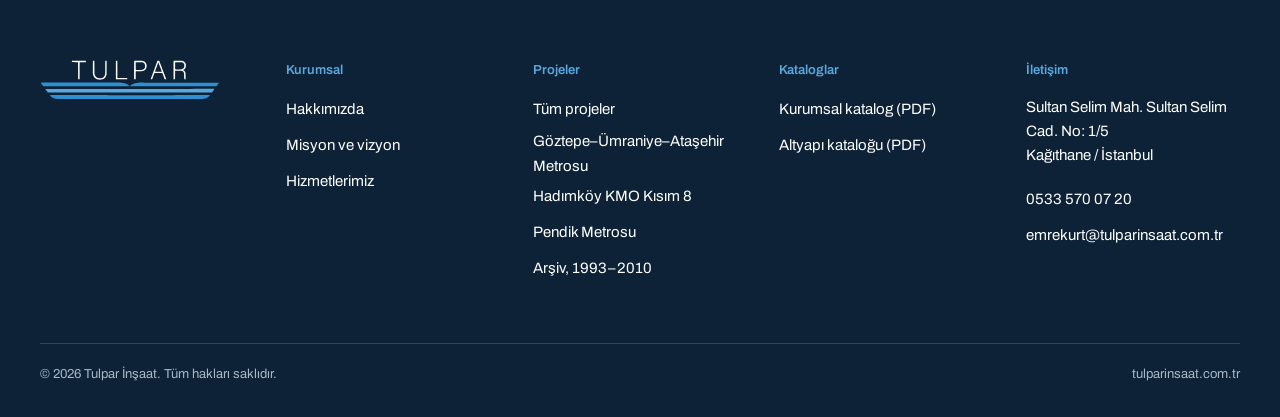
<file: projeler.html>
<!doctype html>
<html lang="tr">
<head>
<meta charset="utf-8">
<meta name="viewport" content="width=device-width, initial-scale=1">
<title>Projeler | Tulpar İnşaat</title>
<meta name="description" content="Tulpar İnşaat projeleri: metro ve otoyol altyapısı, güçlendirme ve tadilat, müteahhitlik ve 1993–2010 arşivi.">
<link rel="canonical" href="https://tulparinsaat.com.tr/projeler.html">
<meta property="og:type" content="website">
<meta property="og:locale" content="tr_TR">
<meta property="og:site_name" content="Tulpar İnşaat">
<meta property="og:title" content="Projeler | Tulpar İnşaat">
<meta property="og:description" content="Tulpar İnşaat projeleri: metro ve otoyol altyapısı, güçlendirme ve tadilat, müteahhitlik ve 1993–2010 arşivi.">
<meta property="og:url" content="https://tulparinsaat.com.tr/projeler.html">
<meta property="og:image" content="https://tulparinsaat.com.tr/assets/img/og.jpg">
<meta name="theme-color" content="#0D2236">
<link rel="icon" href="assets/img/favicon.svg" type="image/svg+xml">
<link rel="icon" href="assets/img/favicon-32.png" sizes="32x32" type="image/png">
<link rel="apple-touch-icon" href="assets/img/apple-touch-icon.png">
<link rel="preconnect" href="https://fonts.googleapis.com">
<link rel="preconnect" href="https://fonts.gstatic.com" crossorigin>
<link rel="stylesheet" href="https://fonts.googleapis.com/css2?family=Archivo:wdth,wght@62..125,100..900&amp;display=swap">
<link rel="stylesheet" href="assets/css/site.css">
<script src="assets/js/site.js" defer></script>
</head>
<body>
<a class="skip" href="#icerik">İçeriğe geç</a>
<header class="site-header"><div class="container"><a class="logo" href="index.html" aria-label="Tulpar İnşaat ana sayfa"><img src="assets/img/logo.svg" alt="Tulpar" width="164" height="36"></a><nav id="site-nav" class="nav" aria-label="Ana menü"><ul class="menu"><li class="menu-item"><button class="menu-btn" type="button" aria-expanded="false" aria-controls="alt-kurumsal">Kurumsal<svg viewBox="0 0 10 6" aria-hidden="true"><path d="M1 1l4 4 4-4" fill="none" stroke="currentColor" stroke-width="1.5"></path></svg></button><div class="submenu" id="alt-kurumsal" hidden><div class="col"><ul><li><a href="kurumsal.html">Hakkımızda</a></li><li><a href="kurumsal.html#misyon">Misyon ve vizyon</a></li><li><a href="kurumsal.html#rakamlar">Rakamlarla Tulpar</a></li><li><a href="index.html#referanslar">Birlikte çalıştığımız firmalar</a></li></ul></div></div></li><li class="menu-item"><button class="menu-btn" type="button" aria-expanded="false" aria-controls="alt-hizmetler">Hizmetler<svg viewBox="0 0 10 6" aria-hidden="true"><path d="M1 1l4 4 4-4" fill="none" stroke="currentColor" stroke-width="1.5"></path></svg></button><div class="submenu" id="alt-hizmetler" hidden><div class="col"><ul><li><a href="index.html#hizmetler">Tüm hizmetler</a></li><li><a href="index.html#hizmet-altyapi">Altyapı</a></li><li><a href="index.html#hizmet-muteahhitlik">Müteahhitlik</a></li><li><a href="index.html#hizmet-guclendirme">Güçlendirme ve dönüşüm</a></li><li><a href="index.html#hizmet-proje">Proje ve tasarım</a></li></ul></div></div></li><li class="menu-item"><button class="menu-btn is-active" type="button" aria-expanded="false" aria-controls="alt-projeler">Projeler<svg viewBox="0 0 10 6" aria-hidden="true"><path d="M1 1l4 4 4-4" fill="none" stroke="currentColor" stroke-width="1.5"></path></svg></button><div class="submenu wide" id="alt-projeler" hidden><div class="col"><span class="label">Kategoriler</span><ul><li><a href="projeler.html">Tüm projeler</a></li><li><a href="projeler.html?kategori=altyapi">Altyapı</a></li><li><a href="projeler.html?kategori=guclendirme">Güçlendirme ve dönüşüm</a></li><li><a href="projeler.html?kategori=muteahhitlik">Müteahhitlik</a></li><li><a href="projeler.html#arsiv">Arşiv, 1993–2010</a></li></ul></div><div class="col"><span class="label">Öne çıkan projeler</span><ul><li><a href="proje-goztepe-umraniye-atasehir-metrosu.html">Göztepe–Ümraniye–Ataşehir Metrosu</a></li><li><a href="proje-hadimkoy-kmo-kisim-8.html">Kuzey Marmara Otoyolu, Hadımköy Kısım 8</a></li><li><a href="proje-pendik-metrosu.html">Pendik Metrosu</a></li></ul></div></div></li><li class="menu-item"><button class="menu-btn" type="button" aria-expanded="false" aria-controls="alt-kataloglar">Kataloglar<svg viewBox="0 0 10 6" aria-hidden="true"><path d="M1 1l4 4 4-4" fill="none" stroke="currentColor" stroke-width="1.5"></path></svg></button><div class="submenu" id="alt-kataloglar" hidden><div class="col"><ul><li><a href="kataloglar/Tulpar-Insaat-Kurumsal-Katalog.pdf" download>Kurumsal katalog (PDF)</a></li><li><a href="kataloglar/Tulpar-Insaat-Altyapi-Katalogu-2025-2026.pdf" download>Altyapı kataloğu (PDF)</a></li><li><a href="index.html#kataloglar">Tüm kataloglar</a></li></ul></div></div></li><li class="menu-item"><button class="menu-btn" type="button" aria-expanded="false" aria-controls="alt-iletisim">İletişim<svg viewBox="0 0 10 6" aria-hidden="true"><path d="M1 1l4 4 4-4" fill="none" stroke="currentColor" stroke-width="1.5"></path></svg></button><div class="submenu" id="alt-iletisim" hidden><div class="col"><ul><li><a href="index.html#iletisim">İletişim bilgileri</a></li><li><a href="mailto:emrekurt@tulparinsaat.com.tr">E-posta gönderin</a></li><li><a href="tel:+905335700720">Hemen arayın</a></li></ul></div></div></li></ul></nav><div style="display:flex;align-items:center;gap:12px"><a class="btn btn-primary header-cta" href="index.html#iletisim">Bize ulaşın</a><button class="menu-toggle" type="button" aria-controls="site-nav" aria-expanded="false" aria-label="Menüyü aç"><svg viewBox="0 0 20 14" aria-hidden="true"><path d="M0 1H20M0 7H20M0 13H20" fill="none" stroke="currentColor" stroke-width="1.6"></path></svg></button></div></div></header>
<main id="icerik">
<section class="section bg-paper" style="padding-bottom:0"><div class="container"><div class="marker"><svg width="26" height="14" viewBox="0 0 26 14" aria-hidden="true"><polygon points="0,0 26,0 24.6,3.2 1.4,3.2" fill="#0A70B8"></polygon><polygon points="2.6,5.4 23.4,5.4 22,8.6 4,8.6" fill="#1F82C6"></polygon><polygon points="5.2,10.8 20.8,10.8 19.4,14 6.6,14" fill="#0A70B8"></polygon></svg><span>Projeler</span></div><h1 class="h-page">Projelerimiz</h1><p class="lead">1993’ten bu yana konut, altyapı, güçlendirme ve müteahhitlik projelerinde yer aldık. Seçili projelerimizi aşağıda, arşivimizi sayfanın sonunda bulabilirsiniz.</p><div class="filters" role="group" aria-label="Proje kategorileri"><button type="button" data-filter="all" aria-pressed="true">Tümü</button><button type="button" data-filter="altyapi" aria-pressed="false">Altyapı</button><button type="button" data-filter="guclendirme" aria-pressed="false">Güçlendirme ve dönüşüm</button><button type="button" data-filter="muteahhitlik" aria-pressed="false">Müteahhitlik</button><a href="#arsiv">Arşiv</a></div></div></section>
<section class="section bg-paper" style="padding-top:0" aria-label="Proje listesi"><div class="container"><div class="cards"><article class="card" data-cat="altyapi"><a class="media" href="proje-goztepe-umraniye-atasehir-metrosu.html"><img src="assets/img/proje-goztepe.jpg" alt="Metro şaftında dairesel kalıp, yukarıdan" width="1200" height="900" loading="lazy"></a><span class="cat">Altyapı</span><h3><a href="proje-goztepe-umraniye-atasehir-metrosu.html">Göztepe–Ümraniye–Ataşehir Metrosu</a></h3><p>Gülermak – Nurol – Makyol<br>2023–2026</p></article><article class="card" data-cat="altyapi"><a class="media" href="proje-hadimkoy-kmo-kisim-8.html"><img src="assets/img/proje-kmo.jpg" alt="Köprü ayakları, temel donatısı ve vinçler" width="1200" height="900" loading="lazy"></a><span class="cat">Altyapı</span><h3><a href="proje-hadimkoy-kmo-kisim-8.html">Kuzey Marmara Otoyolu, Hadımköy Kısım 8 Bağlantı Yolu</a></h3><p>Rönesans Holding<br>2025–2026</p></article><article class="card" data-cat="altyapi"><a class="media" href="proje-pendik-metrosu.html"><img src="assets/img/proje-pendik.jpg" alt="Aç-kapa istasyon kazısında iksa" width="1200" height="900" loading="lazy"></a><span class="cat">Altyapı</span><h3><a href="proje-pendik-metrosu.html">Pendik Metrosu</a></h3><p>Özgün İnşaat<br>2025–2026</p></article><article class="card" data-cat="altyapi"><div class="media"><img src="assets/img/proje-fikirtepe.jpg" alt="Fikirtepe Bağlantı Köprüsü, havadan" width="1200" height="900" loading="lazy"></div><span class="cat">Altyapı</span><h3>Fikirtepe Bağlantı Köprüsü</h3><p>Makyol – Metgün – Kalyon<br>2024</p></article><article class="card" data-cat="altyapi"><div class="media"><img src="assets/img/proje-tuzla.jpg" alt="Tuzla İçmeler Viyadüğü" width="1200" height="900" loading="lazy"></div><span class="cat">Altyapı</span><h3>Tuzla İçmeler Viyadüğü</h3><p>Makyol – Metgün – Kalyon<br>2024</p></article><article class="card" data-cat="guclendirme"><div class="media"><img src="assets/img/proje-rumeli.jpg" alt="Rumeli Üniversitesi binası" width="1200" height="900" loading="lazy"></div><span class="cat">Güçlendirme ve tadilat</span><h3>Rumeli Üniversitesi Anadolu Merkez Yerleşkesi</h3><p>19.000 m²<br>2025</p></article><article class="card" data-cat="guclendirme"><div class="media"><img src="assets/img/proje-leventvilla.jpg" alt="Levent Villa çelik taşıyıcı sistemi" width="1200" height="900" loading="lazy"></div><span class="cat">Yerinde dönüşüm</span><h3>Levent Villa Projesi</h3><p>KRN Mimarlık<br>2025</p></article><article class="card" data-cat="guclendirme"><div class="media"><img src="assets/img/proje-leventis.jpg" alt="Levent İş Merkezi cephesi" width="1200" height="900" loading="lazy"></div><span class="cat">Güçlendirme ve tadilat</span><h3>Levent İş Merkezi</h3><p>1.000 m²<br>2023–2024</p></article><article class="card" data-cat="guclendirme"><div class="media"><img src="assets/img/proje-tarabya.jpg" alt="Tarabya Villa çatı katında tuğla duvarlar" width="1200" height="900" loading="lazy"></div><span class="cat">Güçlendirme ve tadilat</span><h3>Tarabya Villa Projesi</h3><p>400 m²<br>2023–2024</p></article><article class="card" data-cat="muteahhitlik"><div class="media"><img src="assets/img/proje-dogus.jpg" alt="Doğuş Üniversitesi binasının dalgalı cephesi" width="1200" height="900" loading="lazy"></div><span class="cat">Müteahhitlik</span><h3>Doğuş Üniversitesi</h3><p>110.000 m² inşaat alanı<br>2017–2020</p></article><article class="card" data-cat="muteahhitlik"><div class="media"><img src="assets/img/proje-eskihisar.jpg" alt="Eskihisar konut projesi" width="1200" height="900" loading="lazy"></div><span class="cat">Müteahhitlik</span><h3>Eskihisar, Kocaeli</h3><p>8 katlı, 40 daire<br>2016–2018</p></article><article class="card" data-cat="muteahhitlik"><div class="media"><img src="assets/img/proje-trabzon.jpg" alt="Ortahisar konut projesi, Trabzon" width="1200" height="900" loading="lazy"></div><span class="cat">Müteahhitlik</span><h3>Trabzon konut projeleri</h3><p>Boztepe, Ortahisar ve Akçaabat<br>2013–2016</p></article></div></div></section>
<section id="arsiv" class="section bg-white"><div class="container"><div class="head2"><div><div class="marker"><svg width="26" height="14" viewBox="0 0 26 14" aria-hidden="true"><polygon points="0,0 26,0 24.6,3.2 1.4,3.2" fill="#0A70B8"></polygon><polygon points="2.6,5.4 23.4,5.4 22,8.6 4,8.6" fill="#1F82C6"></polygon><polygon points="5.2,10.8 20.8,10.8 19.4,14 6.6,14" fill="#0A70B8"></polygon></svg><span>Arşiv</span></div><h2 class="h-section">Arşiv, 1993–2010</h2></div><div><p>Fabrika, alışveriş merkezi ve kurumsal yapılarda kaba ve ince işlerle başlayan yolculuğumuzdan seçmeler.</p></div></div><ul style="list-style:none;margin:48px 0 0;padding:0;display:grid;grid-template-columns:repeat(auto-fit,minmax(min(100%,320px),1fr));column-gap:32px"><li style="display:grid;grid-template-columns:96px minmax(0,1fr);gap:4px 16px;padding:14px 0;border-top:1px solid var(--rule)"><span style="font-size:14px;font-weight:600;font-stretch:106%;color:var(--blue)">1993</span><span style="font-size:16px;line-height:1.35">Bursa Coca-Cola Fabrikası<span style="display:block;margin-top:2px;font-size:13px;color:var(--sec)">İnce işler</span></span></li><li style="display:grid;grid-template-columns:96px minmax(0,1fr);gap:4px 16px;padding:14px 0;border-top:1px solid var(--rule)"><span style="font-size:14px;font-weight:600;font-stretch:106%;color:var(--blue)">1995</span><span style="font-size:16px;line-height:1.35">Darüşşafaka Spor Salonu<span style="display:block;margin-top:2px;font-size:13px;color:var(--sec)">İnce işler</span></span></li><li style="display:grid;grid-template-columns:96px minmax(0,1fr);gap:4px 16px;padding:14px 0;border-top:1px solid var(--rule)"><span style="font-size:14px;font-weight:600;font-stretch:106%;color:var(--blue)">1996</span><span style="font-size:16px;line-height:1.35">Sarıyer Acarlar Sitesi<span style="display:block;margin-top:2px;font-size:13px;color:var(--sec)">İnce işler</span></span></li><li style="display:grid;grid-template-columns:96px minmax(0,1fr);gap:4px 16px;padding:14px 0;border-top:1px solid var(--rule)"><span style="font-size:14px;font-weight:600;font-stretch:106%;color:var(--blue)">1997</span><span style="font-size:16px;line-height:1.35">Gebze Colgate Fabrikası<span style="display:block;margin-top:2px;font-size:13px;color:var(--sec)">İnce işler</span></span></li><li style="display:grid;grid-template-columns:96px minmax(0,1fr);gap:4px 16px;padding:14px 0;border-top:1px solid var(--rule)"><span style="font-size:14px;font-weight:600;font-stretch:106%;color:var(--blue)">1997</span><span style="font-size:16px;line-height:1.35">Romanya Efes Pilsen Fabrikası<span style="display:block;margin-top:2px;font-size:13px;color:var(--sec)">Kaba ve ince işler</span></span></li><li style="display:grid;grid-template-columns:96px minmax(0,1fr);gap:4px 16px;padding:14px 0;border-top:1px solid var(--rule)"><span style="font-size:14px;font-weight:600;font-stretch:106%;color:var(--blue)">1997</span><span style="font-size:16px;line-height:1.35">Çorlu Coca-Cola Fabrikası<span style="display:block;margin-top:2px;font-size:13px;color:var(--sec)">İnce işler</span></span></li><li style="display:grid;grid-template-columns:96px minmax(0,1fr);gap:4px 16px;padding:14px 0;border-top:1px solid var(--rule)"><span style="font-size:14px;font-weight:600;font-stretch:106%;color:var(--blue)">1998</span><span style="font-size:16px;line-height:1.35">Eczacıbaşı Merkez Binası<span style="display:block;margin-top:2px;font-size:13px;color:var(--sec)">İnce işler</span></span></li><li style="display:grid;grid-template-columns:96px minmax(0,1fr);gap:4px 16px;padding:14px 0;border-top:1px solid var(--rule)"><span style="font-size:14px;font-weight:600;font-stretch:106%;color:var(--blue)">2000</span><span style="font-size:16px;line-height:1.35">Maslak Atlı Spor Kulübü<span style="display:block;margin-top:2px;font-size:13px;color:var(--sec)">Kaba ve ince işler</span></span></li><li style="display:grid;grid-template-columns:96px minmax(0,1fr);gap:4px 16px;padding:14px 0;border-top:1px solid var(--rule)"><span style="font-size:14px;font-weight:600;font-stretch:106%;color:var(--blue)">2004–2006</span><span style="font-size:16px;line-height:1.35">Kanyon Alışveriş Merkezi<span style="display:block;margin-top:2px;font-size:13px;color:var(--sec)">İnce işler</span></span></li><li style="display:grid;grid-template-columns:96px minmax(0,1fr);gap:4px 16px;padding:14px 0;border-top:1px solid var(--rule)"><span style="font-size:14px;font-weight:600;font-stretch:106%;color:var(--blue)">2006</span><span style="font-size:16px;line-height:1.35">Bursa Korupark AVM<span style="display:block;margin-top:2px;font-size:13px;color:var(--sec)">İnce işler</span></span></li><li style="display:grid;grid-template-columns:96px minmax(0,1fr);gap:4px 16px;padding:14px 0;border-top:1px solid var(--rule)"><span style="font-size:14px;font-weight:600;font-stretch:106%;color:var(--blue)">2009–2010</span><span style="font-size:16px;line-height:1.35">Sabiha Gökçen Havalimanı<span style="display:block;margin-top:2px;font-size:13px;color:var(--sec)">İnce işler</span></span></li><li style="display:grid;grid-template-columns:96px minmax(0,1fr);gap:4px 16px;padding:14px 0;border-top:1px solid var(--rule)"><span style="font-size:14px;font-weight:600;font-stretch:106%;color:var(--blue)">2009–2010</span><span style="font-size:16px;line-height:1.35">Torium Alışveriş Merkezi<span style="display:block;margin-top:2px;font-size:13px;color:var(--sec)">İnce işler</span></span></li><li style="display:grid;grid-template-columns:96px minmax(0,1fr);gap:4px 16px;padding:14px 0;border-top:1px solid var(--rule)"><span style="font-size:14px;font-weight:600;font-stretch:106%;color:var(--blue)">2010</span><span style="font-size:16px;line-height:1.35">Bursa Şişecam Fabrikası<span style="display:block;margin-top:2px;font-size:13px;color:var(--sec)">Kaba işler</span></span></li><li style="display:grid;grid-template-columns:96px minmax(0,1fr);gap:4px 16px;padding:14px 0;border-top:1px solid var(--rule)"><span style="font-size:14px;font-weight:600;font-stretch:106%;color:var(--blue)">2010</span><span style="font-size:16px;line-height:1.35">Damla Su Fabrikası<span style="display:block;margin-top:2px;font-size:13px;color:var(--sec)">İnce işler</span></span></li><li style="display:grid;grid-template-columns:96px minmax(0,1fr);gap:4px 16px;padding:14px 0;border-top:1px solid var(--rule)"><span style="font-size:14px;font-weight:600;font-stretch:106%;color:var(--blue)">2010</span><span style="font-size:16px;line-height:1.35">Kocaeli Gebze Apartman<span style="display:block;margin-top:2px;font-size:13px;color:var(--sec)">Müteahhitlik</span></span></li></ul></div></section>
</main>
<footer class="site-footer"><svg class="band" viewBox="0 0 1440 38" preserveAspectRatio="none" aria-hidden="true"><polygon points="0,0 1440,0 1440,10 0,10" fill="#2E8FD3"></polygon><polygon points="18,14 1422,14 1416,24 24,24" fill="#5AA8DE"></polygon><polygon points="36,28 1404,28 1398,38 42,38" fill="#2E8FD3"></polygon></svg><div class="container"><div class="footer-grid"><div><a class="footer-logo" href="index.html" aria-label="Tulpar İnşaat ana sayfa"><img src="assets/img/logo-beyaz.svg" alt="Tulpar" width="180" height="40"></a></div><nav aria-label="Kurumsal"><h2>Kurumsal</h2><ul><li><a href="kurumsal.html">Hakkımızda</a></li><li><a href="kurumsal.html#misyon">Misyon ve vizyon</a></li><li><a href="index.html#hizmetler">Hizmetlerimiz</a></li></ul></nav><nav aria-label="Projeler"><h2>Projeler</h2><ul><li><a href="projeler.html">Tüm projeler</a></li><li><a href="proje-goztepe-umraniye-atasehir-metrosu.html">Göztepe–Ümraniye–Ataşehir Metrosu</a></li><li><a href="proje-hadimkoy-kmo-kisim-8.html">Hadımköy KMO Kısım 8</a></li><li><a href="proje-pendik-metrosu.html">Pendik Metrosu</a></li><li><a href="projeler.html#arsiv">Arşiv, 1993–2010</a></li></ul></nav><nav aria-label="Kataloglar"><h2>Kataloglar</h2><ul><li><a href="kataloglar/Tulpar-Insaat-Kurumsal-Katalog.pdf">Kurumsal katalog (PDF)</a></li><li><a href="kataloglar/Tulpar-Insaat-Altyapi-Katalogu-2025-2026.pdf">Altyapı kataloğu (PDF)</a></li></ul></nav><div><h2>İletişim</h2><p>Sultan Selim Mah. Sultan Selim Cad. No: 1/5<br>Kağıthane / İstanbul</p><p><a href="tel:+905335700720">0533 570 07 20</a><br><a href="mailto:emrekurt@tulparinsaat.com.tr" style="overflow-wrap:anywhere">emrekurt@tulparinsaat.com.tr</a></p></div></div><div class="footer-bottom"><span>© 2026 Tulpar İnşaat. Tüm hakları saklıdır.</span><span>tulparinsaat.com.tr</span></div></div></footer>
</body>
</html>
</file>
<file: assets/css/site.css>
:root{--ink:#0D2236;--sec:#56626D;--blue:#0A70B8;--blue2:#1F82C6;--paper:#F3F4F2;--white:#FFFFFF;--rule:#C9CED2;--line:#DDE1E4;--onnavy:#A9B8C6;--lblue:#5AA8DE;--lblue1:#2E8FD3;
--font:'Archivo','Helvetica Neue',Helvetica,Arial,sans-serif;--header:76px}
*,*::before,*::after{box-sizing:border-box}
html{scroll-behavior:smooth;scroll-padding-top:calc(var(--header) + 16px)}
body{margin:0;font-family:var(--font);font-size:17px;line-height:1.65;color:var(--ink);background:var(--paper);-webkit-font-smoothing:antialiased;text-rendering:optimizeLegibility}
img{max-width:100%;display:block;height:auto}
a{color:var(--blue)}a:hover{color:var(--ink)}
:focus-visible{outline:2px solid var(--blue);outline-offset:3px}
.skip{position:absolute;left:-9999px;top:8px;z-index:100;background:var(--white);color:var(--ink);padding:10px 14px}
.skip:focus{left:16px}
.container{width:100%;max-width:1248px;margin:0 auto;padding:0 24px}
.section{padding:clamp(72px,8vw,112px) 0}
.bg-paper{background:var(--paper)}.bg-white{background:var(--white)}.bg-navy{background:var(--ink);color:var(--white)}
/* header */
.site-header{position:sticky;top:0;z-index:50;background:var(--white);border-bottom:1px solid var(--line)}
.site-header .container{display:flex;align-items:center;justify-content:space-between;gap:24px;min-height:var(--header)}
.logo img{width:164px;height:36px}
.nav{display:flex;align-items:center}
.menu{list-style:none;margin:0;padding:0;display:flex;align-items:center;gap:28px}
.menu-item{position:relative}
.menu-btn{display:inline-flex;align-items:center;gap:7px;min-height:44px;padding:0;background:none;border:0;border-bottom:2px solid transparent;font:500 15px/1.2 var(--font);color:var(--ink);cursor:pointer}
.menu-btn svg{width:10px;height:6px;flex:none;transition:transform .2s}
.menu-btn:hover,.menu-btn.is-active{border-bottom-color:var(--blue)}
.menu-btn[aria-expanded="true"]{border-bottom-color:var(--blue);color:var(--blue)}
.menu-btn[aria-expanded="true"] svg{transform:rotate(180deg)}
.submenu{position:absolute;top:calc(100% + 16px);left:-20px;z-index:60;min-width:270px;padding:10px 0;background:var(--white);border:1px solid var(--line);border-top:3px solid var(--blue);box-shadow:0 18px 40px rgba(13,34,54,.14)}
.submenu[hidden]{display:none}
.menu-item:nth-last-child(-n+2) .submenu{left:auto;right:-20px}
.submenu ul{list-style:none;margin:0;padding:0}
.submenu a{display:block;padding:10px 20px;font-size:15px;line-height:1.35;color:var(--ink);text-decoration:none}
.submenu a:hover,.submenu a:focus-visible{background:var(--paper);color:var(--blue)}
.submenu .label{display:block;padding:10px 20px 4px;font-size:12px;font-weight:600;color:var(--sec)}
.submenu.wide:not([hidden]){display:grid;grid-template-columns:1fr 1fr;min-width:580px}
.submenu.wide .col+.col{border-left:1px solid var(--line)}
.menu-toggle{display:none;align-items:center;justify-content:center;width:44px;height:44px;padding:0;background:transparent;border:1px solid var(--rule);color:var(--ink);cursor:pointer}
.menu-toggle svg{width:20px;height:14px}
@media (max-width:960px){
 .menu-toggle{display:inline-flex}
 .site-header .header-cta{display:none}
 .nav{position:fixed;left:0;right:0;top:var(--header);bottom:0;flex-direction:column;align-items:stretch;gap:0;padding:16px 24px 32px;background:var(--white);
  opacity:0;visibility:hidden;transform:translateY(-8px);transition:opacity .2s,transform .2s,visibility .2s;overflow-y:auto}
 .nav.is-open{opacity:1;visibility:visible;transform:none}
 .menu{flex-direction:column;align-items:stretch;gap:0}
 .menu-btn{width:100%;justify-content:space-between;min-height:56px;font-size:22px;border-bottom:1px solid var(--line)}
 .menu-btn:hover,.menu-btn.is-active,.menu-btn[aria-expanded="true"]{border-bottom-color:var(--line)}
 .menu-btn.is-active{color:var(--blue)}
 .menu-btn svg{width:14px;height:8px}
 .submenu{position:static;min-width:0;padding:4px 0 14px;border:0;box-shadow:none;background:transparent}
 .submenu.wide:not([hidden]){display:block;min-width:0}
 .submenu.wide .col+.col{border-left:0}
 .submenu a{padding:11px 0 11px 16px;font-size:17px}
 .submenu .label{padding:12px 0 2px 16px}
}
/* buttons, links */
.btn{display:inline-flex;align-items:center;justify-content:center;min-height:48px;padding:0 24px;font-size:15px;font-weight:600;letter-spacing:.01em;text-decoration:none;border:1px solid var(--ink);transition:background .15s,color .15s,border-color .15s}
.btn-primary{background:var(--ink);color:var(--white)}.btn-primary:hover{background:var(--blue);border-color:var(--blue);color:var(--white)}
.btn-secondary{background:transparent;color:var(--ink)}.btn-secondary:hover{background:var(--ink);color:var(--white)}
.btn-light{background:var(--white);border-color:var(--white);color:var(--ink)}.btn-light:hover{background:var(--lblue);border-color:var(--lblue);color:var(--ink)}
.actions{display:flex;flex-wrap:wrap;gap:12px}
.more{display:inline-flex;align-items:center;min-height:44px;font-size:15px;font-weight:600;color:var(--blue);text-decoration:none;border-bottom:1px solid var(--blue)}
.more:hover{color:var(--ink);border-bottom-color:var(--ink)}
/* type */
.marker{display:flex;align-items:center;gap:12px;font-size:13px;font-weight:600;letter-spacing:.01em}
.marker svg{flex:none}
.h-section{margin:18px 0 0;font-size:clamp(34px,4vw,54px);font-weight:350;font-stretch:112%;line-height:1.06;letter-spacing:-.015em;text-wrap:balance}
.h-page{margin:18px 0 0;font-size:clamp(40px,6vw,80px);font-weight:300;font-stretch:118%;line-height:1;letter-spacing:-.02em;text-wrap:balance}
.h-detail{margin:16px 0 0;font-size:clamp(36px,5vw,64px);font-weight:300;font-stretch:112%;line-height:1.05;letter-spacing:-.02em;text-wrap:balance}
p{margin:0;text-wrap:pretty}
.lead{margin-top:20px;max-width:680px;font-size:18px}
.head2{display:flex;flex-wrap:wrap;justify-content:space-between;align-items:flex-end;gap:24px 80px}
.head2>div:first-child{flex:1 1 420px;min-width:0}.head2>div:last-child{flex:1 1 360px;min-width:0;max-width:520px}
.head2 .right-end{display:flex;justify-content:flex-end}
.cols{display:flex;flex-wrap:wrap;gap:32px 80px;align-items:flex-start}.cols>div{flex:1 1 420px;min-width:0}
/* hero */
.hero{position:relative;min-height:680px;display:flex;align-items:center;overflow:hidden;background:var(--paper)}
.hero>img{position:absolute;inset:0;width:100%;height:100%;object-fit:cover;object-position:62% 70%}
.hero-fade{position:absolute;inset:0;background:linear-gradient(90deg,rgba(243,244,242,.97) 0,rgba(243,244,242,.9) min(620px,84%),rgba(243,244,242,0) min(1000px,100%))}
.hero-content{position:relative;padding-top:96px;padding-bottom:132px}
.hero h1{margin:0;max-width:580px;font-size:clamp(30px,3.4vw,46px);font-weight:300;font-stretch:108%;line-height:1.18;letter-spacing:-.015em;text-wrap:balance}
.hero .actions{margin-top:36px}
.caption{margin-top:56px;font-size:13px;font-weight:500;color:var(--sec)}
.band{display:block;width:100%;height:38px}
.hero .band{position:absolute;left:0;bottom:0}
@media (max-width:700px){.hero{display:block;min-height:0}.hero>img{position:relative;inset:auto;height:320px;object-position:58% 75%}.hero-fade{display:none}.hero-content{padding-top:32px;padding-bottom:88px}.caption{margin-top:28px}}
/* stats */
.stats{display:grid;grid-template-columns:repeat(auto-fit,minmax(min(100%,150px),1fr));gap:32px;margin-top:72px}
.stat{border-top:1.5px solid var(--ink);padding-top:20px}
.stat .num{font-size:clamp(40px,4vw,52px);font-weight:300;font-stretch:108%;line-height:1;letter-spacing:-.02em}
.stat .unit{font-size:20px;margin-left:6px;font-stretch:108%}
.stat p{margin-top:12px;font-size:15px;line-height:1.45;color:var(--sec)}
.bg-navy .stat{border-top:1px solid rgba(255,255,255,.32);padding-top:16px}
.bg-navy .stat .num{color:var(--white)}.bg-navy .stat p{color:var(--onnavy);margin-top:10px}
/* services */
.services{display:grid;grid-template-columns:repeat(auto-fit,minmax(min(100%,240px),1fr));gap:48px 32px;margin-top:64px}
.services svg{display:block;width:100%;max-width:320px;height:auto}
.services h3{margin:24px 0 0;font-size:22px;font-weight:500;font-stretch:106%;line-height:1.25}
.services p{margin-top:10px;font-size:16px;line-height:1.6}
/* project cards */
.cards{display:grid;grid-template-columns:repeat(auto-fill,minmax(min(100%,300px),1fr));gap:48px 24px;margin-top:56px}
.card{display:flex;flex-direction:column}
.card[hidden]{display:none}
.card .media{display:block;overflow:hidden;background:var(--line)}
.card img{width:100%;aspect-ratio:4/3;object-fit:cover;transition:transform .5s}
.card a.media:hover img{transform:scale(1.035)}
.card .cat{margin-top:18px;font-size:13px;font-weight:600;color:var(--blue)}
.card h3{margin:6px 0 0;font-size:21px;font-weight:500;font-stretch:106%;line-height:1.25;text-wrap:balance}
.card h3 a{color:var(--ink);text-decoration:none}.card h3 a:hover{color:var(--blue)}
.card p{margin-top:8px;font-size:15px;line-height:1.5;color:var(--sec)}
.filters{display:flex;flex-wrap:wrap;gap:8px;margin-top:36px}
.filters button,.filters a{display:inline-flex;align-items:center;min-height:44px;padding:0 18px;font:600 14px var(--font);cursor:pointer;border:1px solid var(--ink);background:transparent;color:var(--ink);text-decoration:none}
.filters button[aria-pressed="true"]{background:var(--ink);color:var(--white)}
.filters button:hover,.filters a:hover{background:var(--ink);color:var(--white)}
/* navy band */
.bg-navy .marker,.bg-navy .h-section{color:var(--white)}
.bg-navy .lead-navy{margin-top:20px;max-width:480px;color:var(--onnavy)}
/* catalogs */
.catalogs{display:grid;grid-template-columns:repeat(auto-fit,minmax(min(100%,420px),1fr));gap:24px;margin-top:56px}
.catalog{display:flex;flex-direction:column;background:var(--white);border:1px solid var(--rule)}
.catalog img{width:100%;aspect-ratio:16/9;object-fit:cover}
.catalog .body{padding:24px 24px 28px;display:flex;flex-direction:column;gap:8px}
.catalog h3{margin:0;font-size:22px;font-weight:500;font-stretch:106%}
.catalog .meta{font-size:13px;font-weight:600;color:var(--blue)}
.catalog .btn{align-self:flex-start;margin-top:16px}
/* references */
.refs-title{margin:0;font-size:15px;font-weight:600;color:var(--blue)}
.refs{list-style:none;margin:20px 0 0;padding:0;display:grid;grid-template-columns:repeat(auto-fit,minmax(min(100%,260px),1fr));column-gap:32px}
.refs li{padding:14px 0;border-top:1px solid var(--rule);font-size:20px;font-stretch:104%}
/* contact */
.contact-list{margin:0;border-bottom:1px solid var(--rule)}
.contact-list>div{display:grid;grid-template-columns:96px minmax(0,1fr);gap:16px;padding:14px 0;border-top:1px solid var(--rule)}
.contact-list dt{font-size:13px;font-weight:600;color:var(--sec);padding-top:3px}
.contact-list dd{margin:0;font-size:17px;line-height:1.5;overflow-wrap:anywhere}
.contact-list a{color:var(--ink);text-decoration:none}.contact-list a:hover{color:var(--blue)}
.contact .actions{margin-top:28px}
/* about page */
.about-band{position:relative;overflow:hidden;background:var(--paper);padding:clamp(88px,10vw,140px) 0}
.about-bg{position:absolute;inset:0;width:100%;height:100%;object-fit:cover;object-position:100% 55%}
.about-fade{position:absolute;inset:0;background:linear-gradient(90deg,rgba(243,244,242,.96) 0,rgba(243,244,242,.9) min(600px,72%),rgba(243,244,242,0) min(980px,100%))}
.about-content{position:relative}
.about-text{max-width:600px}
@media (max-width:700px){.about-fade{background:rgba(243,244,242,.86)}}
.about-img{width:100%;aspect-ratio:4/5;object-fit:cover}
.mv{display:grid;grid-template-columns:repeat(auto-fit,minmax(min(100%,420px),1fr));gap:40px 80px;margin-top:48px}
.mv h3{margin:0;font-size:13px;font-weight:600;color:var(--blue)}
.mv p{margin-top:14px;font-size:clamp(19px,1.6vw,22px);font-weight:300;font-stretch:104%;line-height:1.45}
/* project detail */
.crumbs{font-size:13px;font-weight:500;color:var(--sec)}
.crumbs a{color:var(--sec);text-decoration:none}.crumbs a:hover{color:var(--blue)}
.detail-hero{width:100%;aspect-ratio:24/7;min-height:220px;object-fit:cover}
.antet{margin:0;display:grid;grid-template-columns:repeat(auto-fit,minmax(min(100%,240px),1fr));gap:1px;background:var(--rule);border:1.5px solid var(--ink)}
.antet>div{background:var(--white);padding:14px 18px 16px}
.antet dt{font-size:12px;font-weight:600;color:var(--sec)}
.antet dd{margin:6px 0 0;font-size:17px;font-weight:500;line-height:1.35}
.works{display:grid;grid-template-columns:repeat(auto-fill,minmax(min(100%,320px),1fr));gap:40px 32px;margin-top:48px;align-items:start}
.works h3{margin:0;font-size:17px;font-weight:600;font-stretch:104%}
.works .sub{display:block;margin-top:2px;font-size:13px;font-weight:500;color:var(--sec)}
.works ul{list-style:none;margin:10px 0 0;padding:0;border-bottom:1px solid var(--rule)}
.works li{display:flex;align-items:baseline;gap:10px;padding:7px 0;border-top:1px solid var(--rule);font-size:16px;line-height:1.4}
.tag{display:inline-block;flex:none;min-width:38px;padding:1px 5px;border:1px solid var(--ink);font-size:12px;font-weight:600;font-stretch:106%;line-height:1.35;text-align:center}
.tag-empty{display:inline-block;flex:none;width:38px}
.dot{flex:none;width:8px;height:8px;border-radius:50%;background:var(--blue);margin-left:auto;align-self:center}
.legend-dot{display:inline-block;width:8px;height:8px;border-radius:50%;background:var(--blue);margin:0 6px 1px 0}
.gallery{display:grid;grid-template-columns:repeat(auto-fill,minmax(min(100%,300px),1fr));gap:24px;margin-top:40px}
.gallery img{width:100%;aspect-ratio:4/3;object-fit:cover}
/* footer */
.site-footer{background:var(--ink);color:var(--white)}
.footer-grid{display:grid;grid-template-columns:repeat(auto-fit,minmax(min(100%,200px),1fr));gap:40px 32px;padding-top:64px}
.footer-grid h2{margin:0;font-size:13px;font-weight:600;color:var(--lblue)}
.footer-grid ul{list-style:none;margin:10px 0 0;padding:0}
.footer-grid a{display:inline-flex;align-items:center;min-height:36px;font-size:15px;color:var(--white);text-decoration:none}
.footer-grid a:hover{color:var(--lblue)}
.footer-grid p{margin-top:14px;font-size:15px;line-height:1.6}
.footer-logo img{width:180px;height:40px}
.footer-bottom{margin-top:56px;padding:20px 0 32px;border-top:1px solid rgba(255,255,255,.16);display:flex;flex-wrap:wrap;justify-content:space-between;gap:8px 24px;font-size:13px;color:var(--onnavy)}
.notfound{min-height:60vh;display:flex;align-items:center}
@media (prefers-reduced-motion:reduce){*,*::before,*::after{transition:none!important;scroll-behavior:auto!important}}
</file>
